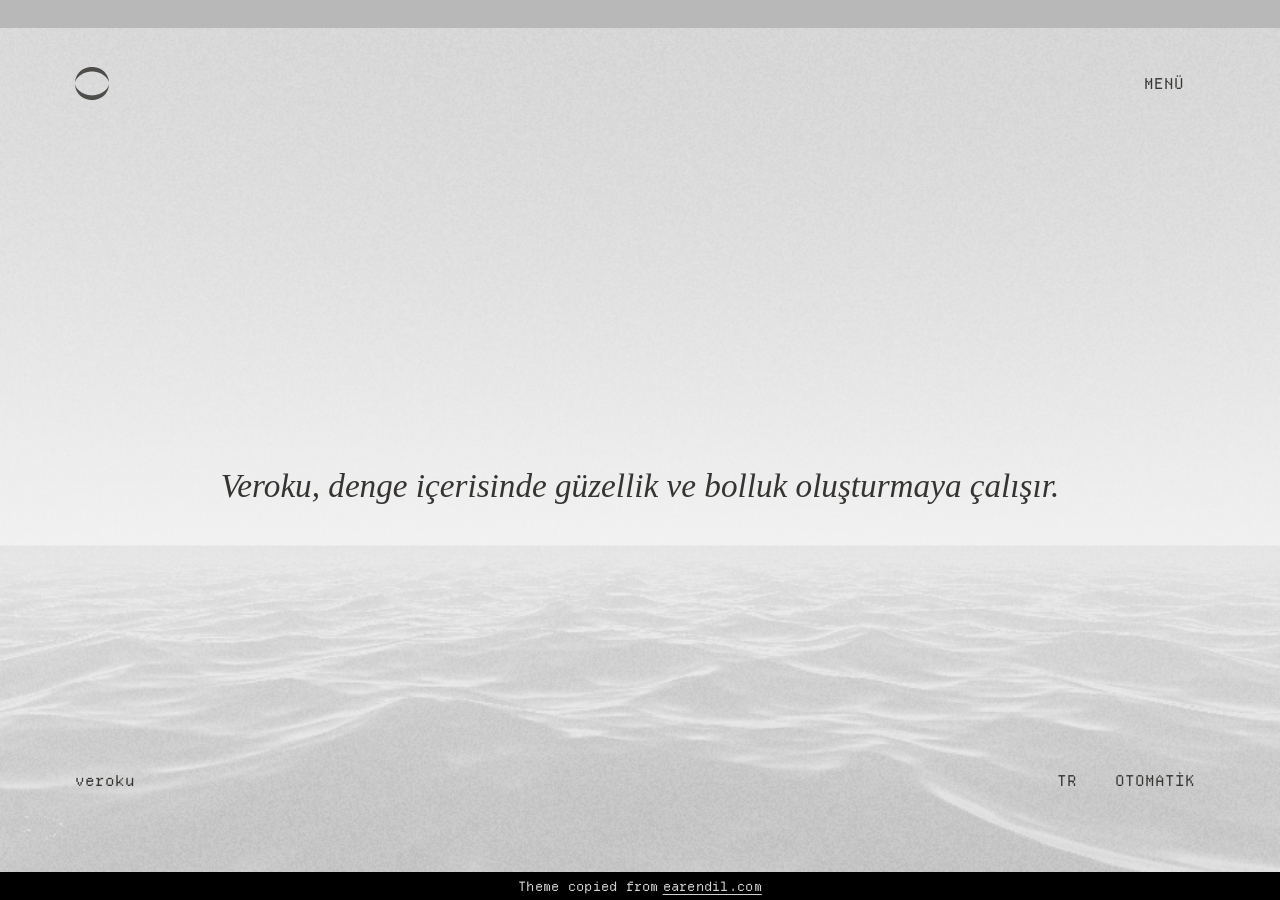
<file: index.html>
<!DOCTYPE html>
<html lang="tr" dir="ltr">
<head>
  <meta charset="UTF-8">
  <meta name="viewport" content="width=device-width, initial-scale=1.0">
  
    
      
    
  

  
  
  <title>Veroku</title>
  

  
  
  
  
  <meta name="description" content="Veroku, denge içerisinde güzellik ve bolluk oluşturmaya çalışır.">

  <!-- Open Graph -->
  <meta property="og:type" content="website">
  <meta property="og:site_name" content="Veroku">
  <meta property="og:title" content="Veroku">
  <meta property="og:description" content="Veroku, denge içerisinde güzellik ve bolluk oluşturmaya çalışır.">
  <meta property="og:url" content="https:&#x2f;&#x2f;veroku.net&#x2f;">
  

  <!-- Twitter Card -->
  <meta name="twitter:card" content="summary">
  <meta name="twitter:title" content="Veroku">
  <meta name="twitter:description" content="Veroku, denge içerisinde güzellik ve bolluk oluşturmaya çalışır.">
  <link rel="icon" type="image/x-icon" sizes="16x16 32x32" href="/static/favicon/favicon.ico">
  <link rel="icon" type="image/svg+xml" sizes="any" href="/static/favicon/square.svg">
  <link rel="icon" type="image/x-icon" sizes="16x16 32x32" media="(prefers-color-scheme: dark)" href="/static/favicon/favicon-dark.ico">
  <link rel="apple-touch-icon" sizes="180x180" href="/static/favicon/apple-touch-icon.png">
  <link rel="preload" href="/static/fonts/DepartureMono-Regular.woff2" as="font" type="font/woff2" crossorigin>
  <link rel="stylesheet" href="/static/fonts/departure-mono.css">
  <link rel="stylesheet" href="/static/styles.css">
  <link rel="preload" href="/static/paper.png" as="image">
  <link rel="preload" href="/static/paper-dark.png" as="image">
</head>
<body hx-boost="true" hx-ext="head-support" hx-select="div.page" hx-target="div.page" hx-swap="outerHTML swap:220ms" class="">
  <!-- Paint the white source logo with the shared light-theme text color. -->
  <svg class="svg-definitions" width="0" height="0" aria-hidden="true" focusable="false">
    <defs>
      <filter id="logo-day-color" color-interpolation-filters="sRGB">
        <feFlood flood-color="var(--color-text-day)" result="day-color"></feFlood>
        <feComposite in="day-color" in2="SourceAlpha" operator="in"></feComposite>
      </filter>
    </defs>
  </svg>

  <!-- Background layer -->
  <canvas id="canvas"></canvas>
  
  <!-- Shared frame for page content and the four pieces of site chrome. -->
  <div class="site-frame">
    <header class="site-header">
      <a href="/" class="center-logo" dir="ltr">
        <img class="main-logo" id="logo" src="/static/veroku-mark.svg" alt="Veroku">
      </a>

      <nav class="top-nav" dir="ltr" data-site-menu aria-label="Ana menü" data-i18n-aria="common.aria.primaryNav">
        <div class="menu-trigger">
          <button class="menu-trigger-toggle" type="button" aria-expanded="false" aria-controls="site-menu-links" aria-label="Menüyü aç" data-i18n-aria="common.aria.openMenu">
            <span class="menu-label" data-i18n="common.nav.menu">MENÜ</span>
          </button>
        </div>
        <div class="menu-links" id="site-menu-links" hidden>
          <div class="menu-link-group">
            <a class="nav-link" href="/purpose/" data-i18n="common.nav.purpose">Misyon</a>
            <a class="nav-link" href="/values/" data-i18n="common.nav.values">Değerler</a>
            <a class="nav-link" href="/projects/" data-i18n="common.nav.projects">Projeler</a>
            <a class="nav-link" href="/writing/" data-i18n="common.nav.writing">Yazılar</a>
            <a class="nav-link" href="/join/" data-i18n="common.nav.joinUs">Bize Katıl</a>
          </div>
        </div>
      </nav>
    </header>

    <!-- Page content layer -->
    <div class="page" hx-history-elt data-page-type="home">
      
  <section class="home-hero" aria-label="Veroku ana bölüm" data-i18n-aria="common.aria.hero">
    <p class="home-hero-text" data-i18n="common.home.tagline">Veroku, denge içerisinde güzellik ve bolluk oluşturmaya çalışır.</p>
  </section>

    </div>

    <footer class="site-footer-bar">
      <div id="site-footer" dir="ltr" data-i18n="common.site.footer">veroku</div>

      <div class="bottom-controls" dir="ltr">
        <div id="lang-picker" class="lang-picker">
          <button id="lang-toggle" type="button" aria-label="Dili değiştir" data-i18n-aria="common.aria.changeLanguage" aria-expanded="false" aria-haspopup="listbox">
            <span class="lang-current">TR</span>
          </button>
          <ul id="lang-menu" class="lang-menu" role="listbox" aria-label="Dil seç" data-i18n-aria="common.aria.selectLanguage" hidden></ul>
        </div>
        <button id="theme-toggle" type="button" aria-label="Toggle color theme"><span class="value"></span></button>
      </div>
    </footer>
  </div>

  <div class="theme-credit" dir="ltr">Theme copied from <a href="https://earendil.com" target="_blank" rel="noopener noreferrer">earendil.com</a></div>

  <script src="/static/htmx-bundle.min.js"></script>
  <script>
    htmx.config.scrollIntoViewOnBoost = false;

    function htmxFallbackToNative(evt) {
      var path = evt.detail?.pathInfo?.requestPath || evt.detail?.requestConfig?.path;
      if (path) {
        window.location.href = path;
      }
    }

    htmx.on('htmx:sendError', htmxFallbackToNative);
    htmx.on('htmx:swapError', htmxFallbackToNative);
    htmx.on('htmx:responseError', htmxFallbackToNative);

    var isContentPageSwap = false;

    // htmx swaps DOM but does not restore scroll on back/forward, so a blanket
    // scrollTo(0,0) on every swap would yank a reader from the middle of a long
    // post back to the top when they press Back. Remember each page's scroll
    // offset and restore it on history-driven swaps; forward navigation resets
    // to the top.
    var scrollMemory = {};
    var pendingHistoryPath = null;

    function pathKey(url) {
      try { return new URL(url, location.href).pathname; }
      catch (err) { return url; }
    }

    function captureScroll() {
      scrollMemory[pathKey(window.location.href)] = window.scrollY;
    }

    function responseHasContentPage(response) {
      if (typeof response !== 'string') return false;
      var responseDocument = new DOMParser().parseFromString(response, 'text/html');
      return !!responseDocument.querySelector('.content-page');
    }

    function configurePageSwap(response, swapDetail) {
      var currentPage = document.querySelector('.page');
      isContentPageSwap = !!(
        currentPage &&
        currentPage.querySelector('.content-page') &&
        responseHasContentPage(response)
      );

      // During content-to-content navigation, only the content surface fades.
      // The page itself stays opaque so its background veil never flashes out.
      document.body.classList.toggle('content-page-swap', isContentPageSwap);

      if (isContentPageSwap && swapDetail) {
        swapDetail.swapOverride = 'outerHTML swap:150ms';
      }

      if (currentPage) {
        currentPage.classList.add('is-leaving');
      }
    }

    htmx.on('htmx:beforeSwap', function(event) {
      captureScroll();
      pendingHistoryPath = null;
      document.body.classList.add('skip-intro');
      configurePageSwap(event.detail.serverResponse, event.detail);
    });

    // History restores bypass beforeSwap, so apply the same content-page check.
    htmx.on('htmx:historyCacheHit', function(event) {
      captureScroll();
      pendingHistoryPath = pathKey(event.detail.path);
      configurePageSwap(event.detail.item && event.detail.item.content);
    });

    htmx.on('htmx:historyCacheMissLoad', function(event) {
      captureScroll();
      pendingHistoryPath = pathKey(event.detail.path);
      configurePageSwap(event.detail.response);
    });

    htmx.on('htmx:afterSwap', function() {
      var historyPath = pendingHistoryPath;
      pendingHistoryPath = null;
      if (historyPath !== null) {
        window.scrollTo(0, scrollMemory[historyPath] || 0);
      } else {
        window.scrollTo(0, 0);
      }
    });

    htmx.on('htmx:afterSettle', function() {
      var nextPage = document.querySelector('.page');
      if (nextPage) {
        nextPage.classList.remove('is-leaving');
        if (isContentPageSwap) {
          nextPage.classList.remove('is-entering');
          nextPage.classList.add('is-content-entering');
          nextPage.addEventListener('animationend', function(event) {
            if (event.target.closest('.content-surface') && event.animationName === 'contentPageEnter') {
              nextPage.classList.remove('is-content-entering');
            }
          });
        } else {
          nextPage.classList.remove('is-content-entering');
          nextPage.classList.add('is-entering');
          nextPage.addEventListener('animationend', function(event) {
            if (event.target === nextPage && event.animationName === 'pageEnter') {
              nextPage.classList.remove('is-entering');
            }
          });
        }
      }
      document.body.classList.remove('content-page-swap');
      if (window.i18n) {
        window.i18n.updateDOM();
      }
    });
  </script>
  <script src="/static/purify.min.js"></script>
  <script src="/static/i18n.js"></script>
  <script src="/static/script.js"></script>
</body>
</html>
</file>
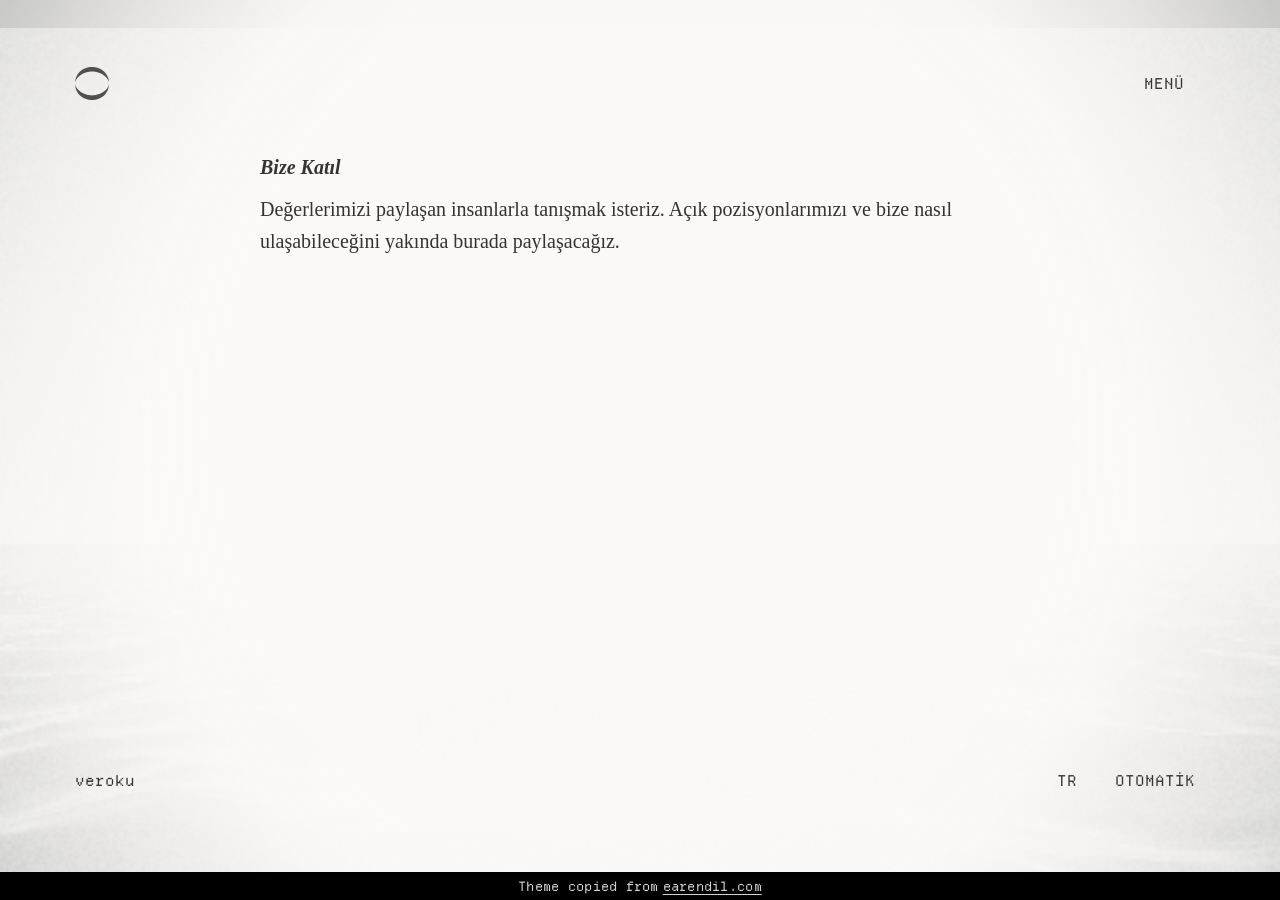
<file: join/index.html>
<!DOCTYPE html>
<html lang="tr" dir="ltr">
<head>
  <meta charset="UTF-8">
  <meta name="viewport" content="width=device-width, initial-scale=1.0">
  
    
      
    
  

  
  
  <title data-i18n-doc-title="common.meta.titleFormat" data-i18n-title-key="content.page.join.title" data-i18n-default-title="Bize Katıl">Bize Katıl | Veroku</title>
  

  
  
  
  
  <meta name="description" content="Veroku, denge içerisinde güzellik ve bolluk oluşturmaya çalışır.">

  <!-- Open Graph -->
  <meta property="og:type" content="website">
  <meta property="og:site_name" content="Veroku">
  <meta property="og:title" content="Bize Katıl | Veroku">
  <meta property="og:description" content="Veroku, denge içerisinde güzellik ve bolluk oluşturmaya çalışır.">
  <meta property="og:url" content="https:&#x2f;&#x2f;veroku.net&#x2f;join&#x2f;">
  

  <!-- Twitter Card -->
  <meta name="twitter:card" content="summary">
  <meta name="twitter:title" content="Bize Katıl | Veroku">
  <meta name="twitter:description" content="Veroku, denge içerisinde güzellik ve bolluk oluşturmaya çalışır.">
  <link rel="icon" type="image/x-icon" sizes="16x16 32x32" href="/static/favicon/favicon.ico">
  <link rel="icon" type="image/svg+xml" sizes="any" href="/static/favicon/square.svg">
  <link rel="icon" type="image/x-icon" sizes="16x16 32x32" media="(prefers-color-scheme: dark)" href="/static/favicon/favicon-dark.ico">
  <link rel="apple-touch-icon" sizes="180x180" href="/static/favicon/apple-touch-icon.png">
  <link rel="preload" href="/static/fonts/DepartureMono-Regular.woff2" as="font" type="font/woff2" crossorigin>
  <link rel="stylesheet" href="/static/fonts/departure-mono.css">
  <link rel="stylesheet" href="/static/styles.css">
  <link rel="preload" href="/static/paper.png" as="image">
  <link rel="preload" href="/static/paper-dark.png" as="image">
</head>
<body hx-boost="true" hx-ext="head-support" hx-select="div.page" hx-target="div.page" hx-swap="outerHTML swap:220ms" class="skip-intro">
  <!-- Paint the white source logo with the shared light-theme text color. -->
  <svg class="svg-definitions" width="0" height="0" aria-hidden="true" focusable="false">
    <defs>
      <filter id="logo-day-color" color-interpolation-filters="sRGB">
        <feFlood flood-color="var(--color-text-day)" result="day-color"></feFlood>
        <feComposite in="day-color" in2="SourceAlpha" operator="in"></feComposite>
      </filter>
    </defs>
  </svg>

  <!-- Background layer -->
  <canvas id="canvas"></canvas>
  
  <!-- Shared frame for page content and the four pieces of site chrome. -->
  <div class="site-frame">
    <header class="site-header">
      <a href="/" class="center-logo" dir="ltr">
        <img class="main-logo" id="logo" src="/static/veroku-mark.svg" alt="Veroku">
      </a>

      <nav class="top-nav" dir="ltr" data-site-menu aria-label="Ana menü" data-i18n-aria="common.aria.primaryNav">
        <div class="menu-trigger">
          <button class="menu-trigger-toggle" type="button" aria-expanded="false" aria-controls="site-menu-links" aria-label="Menüyü aç" data-i18n-aria="common.aria.openMenu">
            <span class="menu-label" data-i18n="common.nav.menu">MENÜ</span>
          </button>
        </div>
        <div class="menu-links" id="site-menu-links" hidden>
          <div class="menu-link-group">
            <a class="nav-link" href="/purpose/" data-i18n="common.nav.purpose">Misyon</a>
            <a class="nav-link" href="/values/" data-i18n="common.nav.values">Değerler</a>
            <a class="nav-link" href="/projects/" data-i18n="common.nav.projects">Projeler</a>
            <a class="nav-link" href="/writing/" data-i18n="common.nav.writing">Yazılar</a>
            <a class="nav-link" href="/join/" data-i18n="common.nav.joinUs">Bize Katıl</a>
          </div>
        </div>
      </nav>
    </header>

    <!-- Page content layer -->
    <div class="page" hx-history-elt data-page-type="corner-logo">
      
  <main class="content-page page--prose page--join">
    <article class="content-surface" aria-label="Veroku&#x27;ya katıl" data-i18n-aria="common.aria.join">
      <h1 class="visually-hidden" data-i18n="content.page.join.title">Bize Katıl</h1>
      <div class="letter-body">
        <p class="section-heading"><em><strong data-i18n="content.join.heading">Bize Katıl</strong></em></p>

<p data-i18n="content.join.intro">Değerlerimizi paylaşan insanlarla tanışmak isteriz. Açık pozisyonlarımızı ve bize nasıl ulaşabileceğini yakında burada paylaşacağız.</p>
      </div>
    </article>
  </main>

    </div>

    <footer class="site-footer-bar">
      <div id="site-footer" dir="ltr" data-i18n="common.site.footer">veroku</div>

      <div class="bottom-controls" dir="ltr">
        <div id="lang-picker" class="lang-picker">
          <button id="lang-toggle" type="button" aria-label="Dili değiştir" data-i18n-aria="common.aria.changeLanguage" aria-expanded="false" aria-haspopup="listbox">
            <span class="lang-current">TR</span>
          </button>
          <ul id="lang-menu" class="lang-menu" role="listbox" aria-label="Dil seç" data-i18n-aria="common.aria.selectLanguage" hidden></ul>
        </div>
        <button id="theme-toggle" type="button" aria-label="Toggle color theme"><span class="value"></span></button>
      </div>
    </footer>
  </div>

  <div class="theme-credit" dir="ltr">Theme copied from <a href="https://earendil.com" target="_blank" rel="noopener noreferrer">earendil.com</a></div>

  <script src="/static/htmx-bundle.min.js"></script>
  <script>
    htmx.config.scrollIntoViewOnBoost = false;

    function htmxFallbackToNative(evt) {
      var path = evt.detail?.pathInfo?.requestPath || evt.detail?.requestConfig?.path;
      if (path) {
        window.location.href = path;
      }
    }

    htmx.on('htmx:sendError', htmxFallbackToNative);
    htmx.on('htmx:swapError', htmxFallbackToNative);
    htmx.on('htmx:responseError', htmxFallbackToNative);

    var isContentPageSwap = false;

    // htmx swaps DOM but does not restore scroll on back/forward, so a blanket
    // scrollTo(0,0) on every swap would yank a reader from the middle of a long
    // post back to the top when they press Back. Remember each page's scroll
    // offset and restore it on history-driven swaps; forward navigation resets
    // to the top.
    var scrollMemory = {};
    var pendingHistoryPath = null;

    function pathKey(url) {
      try { return new URL(url, location.href).pathname; }
      catch (err) { return url; }
    }

    function captureScroll() {
      scrollMemory[pathKey(window.location.href)] = window.scrollY;
    }

    function responseHasContentPage(response) {
      if (typeof response !== 'string') return false;
      var responseDocument = new DOMParser().parseFromString(response, 'text/html');
      return !!responseDocument.querySelector('.content-page');
    }

    function configurePageSwap(response, swapDetail) {
      var currentPage = document.querySelector('.page');
      isContentPageSwap = !!(
        currentPage &&
        currentPage.querySelector('.content-page') &&
        responseHasContentPage(response)
      );

      // During content-to-content navigation, only the content surface fades.
      // The page itself stays opaque so its background veil never flashes out.
      document.body.classList.toggle('content-page-swap', isContentPageSwap);

      if (isContentPageSwap && swapDetail) {
        swapDetail.swapOverride = 'outerHTML swap:150ms';
      }

      if (currentPage) {
        currentPage.classList.add('is-leaving');
      }
    }

    htmx.on('htmx:beforeSwap', function(event) {
      captureScroll();
      pendingHistoryPath = null;
      document.body.classList.add('skip-intro');
      configurePageSwap(event.detail.serverResponse, event.detail);
    });

    // History restores bypass beforeSwap, so apply the same content-page check.
    htmx.on('htmx:historyCacheHit', function(event) {
      captureScroll();
      pendingHistoryPath = pathKey(event.detail.path);
      configurePageSwap(event.detail.item && event.detail.item.content);
    });

    htmx.on('htmx:historyCacheMissLoad', function(event) {
      captureScroll();
      pendingHistoryPath = pathKey(event.detail.path);
      configurePageSwap(event.detail.response);
    });

    htmx.on('htmx:afterSwap', function() {
      var historyPath = pendingHistoryPath;
      pendingHistoryPath = null;
      if (historyPath !== null) {
        window.scrollTo(0, scrollMemory[historyPath] || 0);
      } else {
        window.scrollTo(0, 0);
      }
    });

    htmx.on('htmx:afterSettle', function() {
      var nextPage = document.querySelector('.page');
      if (nextPage) {
        nextPage.classList.remove('is-leaving');
        if (isContentPageSwap) {
          nextPage.classList.remove('is-entering');
          nextPage.classList.add('is-content-entering');
          nextPage.addEventListener('animationend', function(event) {
            if (event.target.closest('.content-surface') && event.animationName === 'contentPageEnter') {
              nextPage.classList.remove('is-content-entering');
            }
          });
        } else {
          nextPage.classList.remove('is-content-entering');
          nextPage.classList.add('is-entering');
          nextPage.addEventListener('animationend', function(event) {
            if (event.target === nextPage && event.animationName === 'pageEnter') {
              nextPage.classList.remove('is-entering');
            }
          });
        }
      }
      document.body.classList.remove('content-page-swap');
      if (window.i18n) {
        window.i18n.updateDOM();
      }
    });
  </script>
  <script src="/static/purify.min.js"></script>
  <script src="/static/i18n.js"></script>
  <script src="/static/script.js"></script>
</body>
</html>
</file>
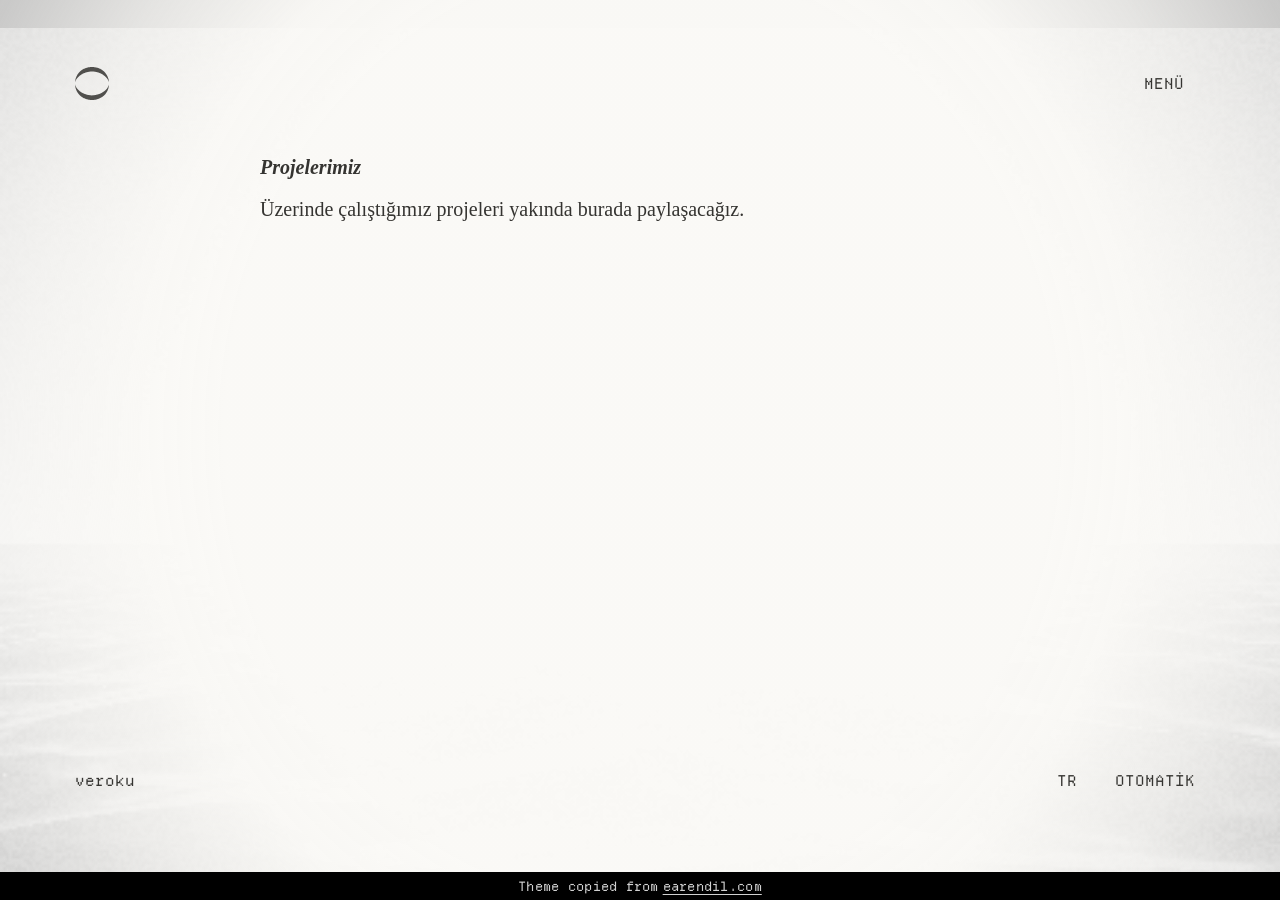
<file: projects/index.html>
<!DOCTYPE html>
<html lang="tr" dir="ltr">
<head>
  <meta charset="UTF-8">
  <meta name="viewport" content="width=device-width, initial-scale=1.0">
  
    
      
    
  

  
  
  <title data-i18n-doc-title="common.meta.titleFormat" data-i18n-title-key="content.page.projects.title" data-i18n-default-title="Projeler">Projeler | Veroku</title>
  

  
  
  
  
  <meta name="description" content="Veroku, denge içerisinde güzellik ve bolluk oluşturmaya çalışır.">

  <!-- Open Graph -->
  <meta property="og:type" content="website">
  <meta property="og:site_name" content="Veroku">
  <meta property="og:title" content="Projeler | Veroku">
  <meta property="og:description" content="Veroku, denge içerisinde güzellik ve bolluk oluşturmaya çalışır.">
  <meta property="og:url" content="https:&#x2f;&#x2f;veroku.net&#x2f;projects&#x2f;">
  

  <!-- Twitter Card -->
  <meta name="twitter:card" content="summary">
  <meta name="twitter:title" content="Projeler | Veroku">
  <meta name="twitter:description" content="Veroku, denge içerisinde güzellik ve bolluk oluşturmaya çalışır.">
  <link rel="icon" type="image/x-icon" sizes="16x16 32x32" href="/static/favicon/favicon.ico">
  <link rel="icon" type="image/svg+xml" sizes="any" href="/static/favicon/square.svg">
  <link rel="icon" type="image/x-icon" sizes="16x16 32x32" media="(prefers-color-scheme: dark)" href="/static/favicon/favicon-dark.ico">
  <link rel="apple-touch-icon" sizes="180x180" href="/static/favicon/apple-touch-icon.png">
  <link rel="preload" href="/static/fonts/DepartureMono-Regular.woff2" as="font" type="font/woff2" crossorigin>
  <link rel="stylesheet" href="/static/fonts/departure-mono.css">
  <link rel="stylesheet" href="/static/styles.css">
  <link rel="preload" href="/static/paper.png" as="image">
  <link rel="preload" href="/static/paper-dark.png" as="image">
</head>
<body hx-boost="true" hx-ext="head-support" hx-select="div.page" hx-target="div.page" hx-swap="outerHTML swap:220ms" class="skip-intro">
  <!-- Paint the white source logo with the shared light-theme text color. -->
  <svg class="svg-definitions" width="0" height="0" aria-hidden="true" focusable="false">
    <defs>
      <filter id="logo-day-color" color-interpolation-filters="sRGB">
        <feFlood flood-color="var(--color-text-day)" result="day-color"></feFlood>
        <feComposite in="day-color" in2="SourceAlpha" operator="in"></feComposite>
      </filter>
    </defs>
  </svg>

  <!-- Background layer -->
  <canvas id="canvas"></canvas>
  
  <!-- Shared frame for page content and the four pieces of site chrome. -->
  <div class="site-frame">
    <header class="site-header">
      <a href="/" class="center-logo" dir="ltr">
        <img class="main-logo" id="logo" src="/static/veroku-mark.svg" alt="Veroku">
      </a>

      <nav class="top-nav" dir="ltr" data-site-menu aria-label="Ana menü" data-i18n-aria="common.aria.primaryNav">
        <div class="menu-trigger">
          <button class="menu-trigger-toggle" type="button" aria-expanded="false" aria-controls="site-menu-links" aria-label="Menüyü aç" data-i18n-aria="common.aria.openMenu">
            <span class="menu-label" data-i18n="common.nav.menu">MENÜ</span>
          </button>
        </div>
        <div class="menu-links" id="site-menu-links" hidden>
          <div class="menu-link-group">
            <a class="nav-link" href="/purpose/" data-i18n="common.nav.purpose">Misyon</a>
            <a class="nav-link" href="/values/" data-i18n="common.nav.values">Değerler</a>
            <a class="nav-link" href="/projects/" data-i18n="common.nav.projects">Projeler</a>
            <a class="nav-link" href="/writing/" data-i18n="common.nav.writing">Yazılar</a>
            <a class="nav-link" href="/join/" data-i18n="common.nav.joinUs">Bize Katıl</a>
          </div>
        </div>
      </nav>
    </header>

    <!-- Page content layer -->
    <div class="page" hx-history-elt data-page-type="corner-logo">
      
  <main class="content-page page--prose page--projects">
    <article class="content-surface" aria-label="Veroku projeleri" data-i18n-aria="common.aria.projects">
      <h1 class="visually-hidden" data-i18n="content.page.projects.title">Projeler</h1>
      <div class="letter-body">
        <p class="section-heading"><em><strong data-i18n="content.projects.heading">Projelerimiz</strong></em></p>

<p data-i18n="content.projects.soon">Üzerinde çalıştığımız projeleri yakında burada paylaşacağız.</p>
      </div>
    </article>
  </main>

    </div>

    <footer class="site-footer-bar">
      <div id="site-footer" dir="ltr" data-i18n="common.site.footer">veroku</div>

      <div class="bottom-controls" dir="ltr">
        <div id="lang-picker" class="lang-picker">
          <button id="lang-toggle" type="button" aria-label="Dili değiştir" data-i18n-aria="common.aria.changeLanguage" aria-expanded="false" aria-haspopup="listbox">
            <span class="lang-current">TR</span>
          </button>
          <ul id="lang-menu" class="lang-menu" role="listbox" aria-label="Dil seç" data-i18n-aria="common.aria.selectLanguage" hidden></ul>
        </div>
        <button id="theme-toggle" type="button" aria-label="Toggle color theme"><span class="value"></span></button>
      </div>
    </footer>
  </div>

  <div class="theme-credit" dir="ltr">Theme copied from <a href="https://earendil.com" target="_blank" rel="noopener noreferrer">earendil.com</a></div>

  <script src="/static/htmx-bundle.min.js"></script>
  <script>
    htmx.config.scrollIntoViewOnBoost = false;

    function htmxFallbackToNative(evt) {
      var path = evt.detail?.pathInfo?.requestPath || evt.detail?.requestConfig?.path;
      if (path) {
        window.location.href = path;
      }
    }

    htmx.on('htmx:sendError', htmxFallbackToNative);
    htmx.on('htmx:swapError', htmxFallbackToNative);
    htmx.on('htmx:responseError', htmxFallbackToNative);

    var isContentPageSwap = false;

    // htmx swaps DOM but does not restore scroll on back/forward, so a blanket
    // scrollTo(0,0) on every swap would yank a reader from the middle of a long
    // post back to the top when they press Back. Remember each page's scroll
    // offset and restore it on history-driven swaps; forward navigation resets
    // to the top.
    var scrollMemory = {};
    var pendingHistoryPath = null;

    function pathKey(url) {
      try { return new URL(url, location.href).pathname; }
      catch (err) { return url; }
    }

    function captureScroll() {
      scrollMemory[pathKey(window.location.href)] = window.scrollY;
    }

    function responseHasContentPage(response) {
      if (typeof response !== 'string') return false;
      var responseDocument = new DOMParser().parseFromString(response, 'text/html');
      return !!responseDocument.querySelector('.content-page');
    }

    function configurePageSwap(response, swapDetail) {
      var currentPage = document.querySelector('.page');
      isContentPageSwap = !!(
        currentPage &&
        currentPage.querySelector('.content-page') &&
        responseHasContentPage(response)
      );

      // During content-to-content navigation, only the content surface fades.
      // The page itself stays opaque so its background veil never flashes out.
      document.body.classList.toggle('content-page-swap', isContentPageSwap);

      if (isContentPageSwap && swapDetail) {
        swapDetail.swapOverride = 'outerHTML swap:150ms';
      }

      if (currentPage) {
        currentPage.classList.add('is-leaving');
      }
    }

    htmx.on('htmx:beforeSwap', function(event) {
      captureScroll();
      pendingHistoryPath = null;
      document.body.classList.add('skip-intro');
      configurePageSwap(event.detail.serverResponse, event.detail);
    });

    // History restores bypass beforeSwap, so apply the same content-page check.
    htmx.on('htmx:historyCacheHit', function(event) {
      captureScroll();
      pendingHistoryPath = pathKey(event.detail.path);
      configurePageSwap(event.detail.item && event.detail.item.content);
    });

    htmx.on('htmx:historyCacheMissLoad', function(event) {
      captureScroll();
      pendingHistoryPath = pathKey(event.detail.path);
      configurePageSwap(event.detail.response);
    });

    htmx.on('htmx:afterSwap', function() {
      var historyPath = pendingHistoryPath;
      pendingHistoryPath = null;
      if (historyPath !== null) {
        window.scrollTo(0, scrollMemory[historyPath] || 0);
      } else {
        window.scrollTo(0, 0);
      }
    });

    htmx.on('htmx:afterSettle', function() {
      var nextPage = document.querySelector('.page');
      if (nextPage) {
        nextPage.classList.remove('is-leaving');
        if (isContentPageSwap) {
          nextPage.classList.remove('is-entering');
          nextPage.classList.add('is-content-entering');
          nextPage.addEventListener('animationend', function(event) {
            if (event.target.closest('.content-surface') && event.animationName === 'contentPageEnter') {
              nextPage.classList.remove('is-content-entering');
            }
          });
        } else {
          nextPage.classList.remove('is-content-entering');
          nextPage.classList.add('is-entering');
          nextPage.addEventListener('animationend', function(event) {
            if (event.target === nextPage && event.animationName === 'pageEnter') {
              nextPage.classList.remove('is-entering');
            }
          });
        }
      }
      document.body.classList.remove('content-page-swap');
      if (window.i18n) {
        window.i18n.updateDOM();
      }
    });
  </script>
  <script src="/static/purify.min.js"></script>
  <script src="/static/i18n.js"></script>
  <script src="/static/script.js"></script>
</body>
</html>
</file>
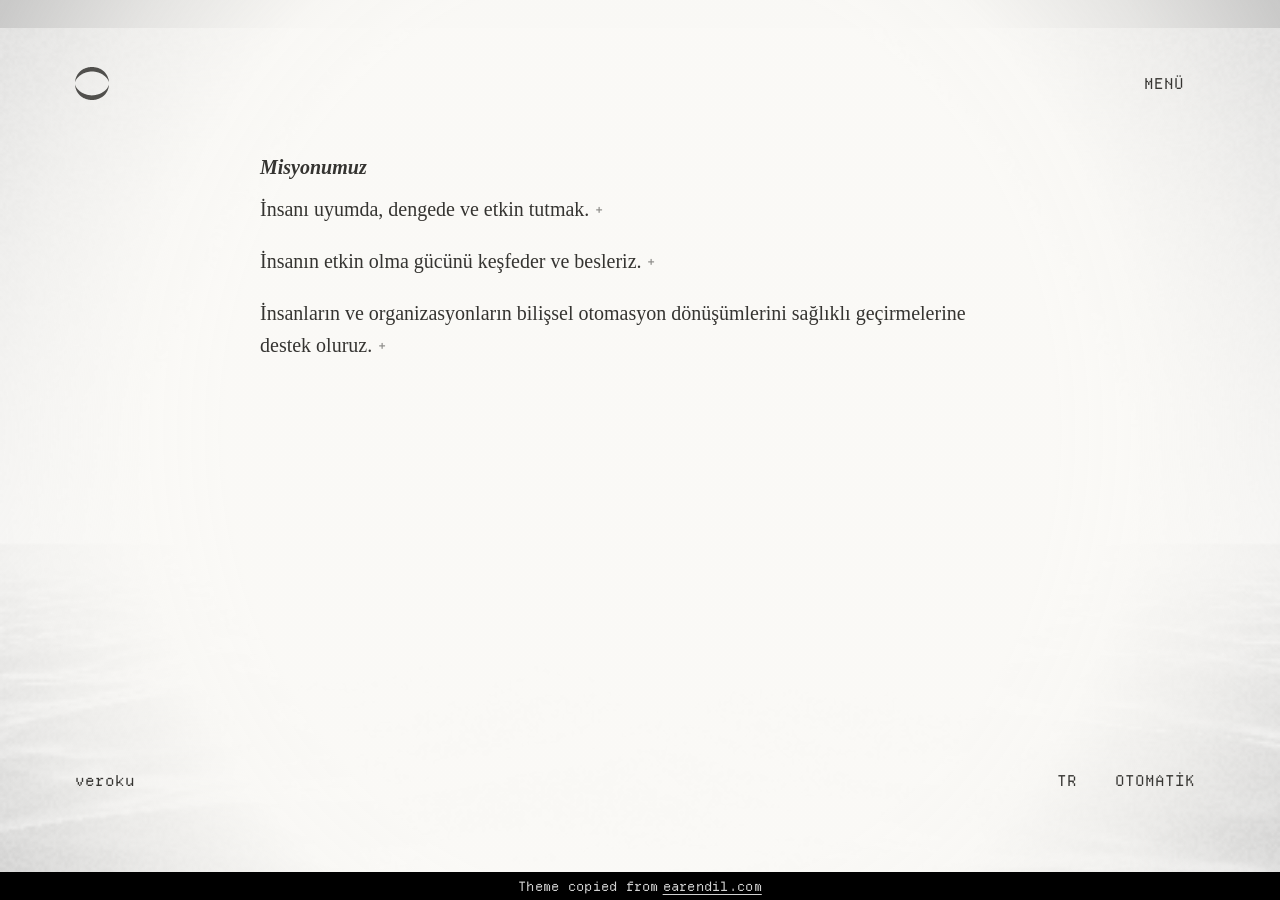
<file: purpose/index.html>
<!DOCTYPE html>
<html lang="tr" dir="ltr">
<head>
  <meta charset="UTF-8">
  <meta name="viewport" content="width=device-width, initial-scale=1.0">
  
    
      
    
  

  
  
  <title data-i18n-doc-title="common.meta.titleFormat" data-i18n-title-key="content.page.purpose.title" data-i18n-default-title="Misyon">Misyon | Veroku</title>
  

  
  
  
  
  <meta name="description" content="Veroku, denge içerisinde güzellik ve bolluk oluşturmaya çalışır.">

  <!-- Open Graph -->
  <meta property="og:type" content="website">
  <meta property="og:site_name" content="Veroku">
  <meta property="og:title" content="Misyon | Veroku">
  <meta property="og:description" content="Veroku, denge içerisinde güzellik ve bolluk oluşturmaya çalışır.">
  <meta property="og:url" content="https:&#x2f;&#x2f;veroku.net&#x2f;purpose&#x2f;">
  

  <!-- Twitter Card -->
  <meta name="twitter:card" content="summary">
  <meta name="twitter:title" content="Misyon | Veroku">
  <meta name="twitter:description" content="Veroku, denge içerisinde güzellik ve bolluk oluşturmaya çalışır.">
  <link rel="icon" type="image/x-icon" sizes="16x16 32x32" href="/static/favicon/favicon.ico">
  <link rel="icon" type="image/svg+xml" sizes="any" href="/static/favicon/square.svg">
  <link rel="icon" type="image/x-icon" sizes="16x16 32x32" media="(prefers-color-scheme: dark)" href="/static/favicon/favicon-dark.ico">
  <link rel="apple-touch-icon" sizes="180x180" href="/static/favicon/apple-touch-icon.png">
  <link rel="preload" href="/static/fonts/DepartureMono-Regular.woff2" as="font" type="font/woff2" crossorigin>
  <link rel="stylesheet" href="/static/fonts/departure-mono.css">
  <link rel="stylesheet" href="/static/styles.css">
  <link rel="preload" href="/static/paper.png" as="image">
  <link rel="preload" href="/static/paper-dark.png" as="image">
</head>
<body hx-boost="true" hx-ext="head-support" hx-select="div.page" hx-target="div.page" hx-swap="outerHTML swap:220ms" class="skip-intro">
  <!-- Paint the white source logo with the shared light-theme text color. -->
  <svg class="svg-definitions" width="0" height="0" aria-hidden="true" focusable="false">
    <defs>
      <filter id="logo-day-color" color-interpolation-filters="sRGB">
        <feFlood flood-color="var(--color-text-day)" result="day-color"></feFlood>
        <feComposite in="day-color" in2="SourceAlpha" operator="in"></feComposite>
      </filter>
    </defs>
  </svg>

  <!-- Background layer -->
  <canvas id="canvas"></canvas>
  
  <!-- Shared frame for page content and the four pieces of site chrome. -->
  <div class="site-frame">
    <header class="site-header">
      <a href="/" class="center-logo" dir="ltr">
        <img class="main-logo" id="logo" src="/static/veroku-mark.svg" alt="Veroku">
      </a>

      <nav class="top-nav" dir="ltr" data-site-menu aria-label="Ana menü" data-i18n-aria="common.aria.primaryNav">
        <div class="menu-trigger">
          <button class="menu-trigger-toggle" type="button" aria-expanded="false" aria-controls="site-menu-links" aria-label="Menüyü aç" data-i18n-aria="common.aria.openMenu">
            <span class="menu-label" data-i18n="common.nav.menu">MENÜ</span>
          </button>
        </div>
        <div class="menu-links" id="site-menu-links" hidden>
          <div class="menu-link-group">
            <a class="nav-link" href="/purpose/" data-i18n="common.nav.purpose">Misyon</a>
            <a class="nav-link" href="/values/" data-i18n="common.nav.values">Değerler</a>
            <a class="nav-link" href="/projects/" data-i18n="common.nav.projects">Projeler</a>
            <a class="nav-link" href="/writing/" data-i18n="common.nav.writing">Yazılar</a>
            <a class="nav-link" href="/join/" data-i18n="common.nav.joinUs">Bize Katıl</a>
          </div>
        </div>
      </nav>
    </header>

    <!-- Page content layer -->
    <div class="page" hx-history-elt data-page-type="corner-logo">
      
  <main class="content-page page--prose page--purpose">
    <article class="content-surface" aria-label="Veroku misyonu" data-i18n-aria="common.aria.purpose">
      <h1 class="visually-hidden" data-i18n="content.page.purpose.title">Misyon</h1>
      <div class="letter-body">
        <p class="section-heading"><em><strong data-i18n="content.mission.heading">Misyonumuz</strong></em></p>

<details class="item-more"><summary data-i18n="content.mission.statement">İnsanı uyumda, dengede ve etkin tutmak.</summary><p data-i18n="content.mission.statement.desc">Teknoloji hızla değişirken insanın merkezde kalmasını istiyoruz. Uyum insanın çevresiyle, denge işiyle ve diğer ilişkileriyle, etkinlik ise kendi kararlarını verebilme gücüyle ilgili.</p></details>

<details class="item-more"><summary data-i18n="content.mission.agency">İnsanın etkin olma gücünü keşfeder ve besleriz.</summary><p data-i18n="content.mission.agency.desc">Yeniliklerle ortaya çıkan iş düzenini, yön verme gücünü insanda tutacak şekilde oluştururuz. Önce bu alanı keşfeder, sonra doğru araçlar ve alışkanlıklarla büyümesine alan açarız.</p></details>

<details class="item-more"><summary data-i18n="content.mission.support">İnsanların ve organizasyonların bilişsel otomasyon dönüşümlerini sağlıklı geçirmelerine destek oluruz.</summary><p data-i18n="content.mission.support.desc">Bilişsel otomasyon işin yapılış biçimini kökten değiştiriyor. Bu dönüşümü bir teknoloji projesi olarak değil, insanların ve ekiplerin birlikte geçirdiği bir süreç olarak ele alır, kaygıyı azaltan ve öğrenmeyi hızlandıran adımlarla yanlarında oluruz.</p></details>
      </div>
    </article>
  </main>

    </div>

    <footer class="site-footer-bar">
      <div id="site-footer" dir="ltr" data-i18n="common.site.footer">veroku</div>

      <div class="bottom-controls" dir="ltr">
        <div id="lang-picker" class="lang-picker">
          <button id="lang-toggle" type="button" aria-label="Dili değiştir" data-i18n-aria="common.aria.changeLanguage" aria-expanded="false" aria-haspopup="listbox">
            <span class="lang-current">TR</span>
          </button>
          <ul id="lang-menu" class="lang-menu" role="listbox" aria-label="Dil seç" data-i18n-aria="common.aria.selectLanguage" hidden></ul>
        </div>
        <button id="theme-toggle" type="button" aria-label="Toggle color theme"><span class="value"></span></button>
      </div>
    </footer>
  </div>

  <div class="theme-credit" dir="ltr">Theme copied from <a href="https://earendil.com" target="_blank" rel="noopener noreferrer">earendil.com</a></div>

  <script src="/static/htmx-bundle.min.js"></script>
  <script>
    htmx.config.scrollIntoViewOnBoost = false;

    function htmxFallbackToNative(evt) {
      var path = evt.detail?.pathInfo?.requestPath || evt.detail?.requestConfig?.path;
      if (path) {
        window.location.href = path;
      }
    }

    htmx.on('htmx:sendError', htmxFallbackToNative);
    htmx.on('htmx:swapError', htmxFallbackToNative);
    htmx.on('htmx:responseError', htmxFallbackToNative);

    var isContentPageSwap = false;

    // htmx swaps DOM but does not restore scroll on back/forward, so a blanket
    // scrollTo(0,0) on every swap would yank a reader from the middle of a long
    // post back to the top when they press Back. Remember each page's scroll
    // offset and restore it on history-driven swaps; forward navigation resets
    // to the top.
    var scrollMemory = {};
    var pendingHistoryPath = null;

    function pathKey(url) {
      try { return new URL(url, location.href).pathname; }
      catch (err) { return url; }
    }

    function captureScroll() {
      scrollMemory[pathKey(window.location.href)] = window.scrollY;
    }

    function responseHasContentPage(response) {
      if (typeof response !== 'string') return false;
      var responseDocument = new DOMParser().parseFromString(response, 'text/html');
      return !!responseDocument.querySelector('.content-page');
    }

    function configurePageSwap(response, swapDetail) {
      var currentPage = document.querySelector('.page');
      isContentPageSwap = !!(
        currentPage &&
        currentPage.querySelector('.content-page') &&
        responseHasContentPage(response)
      );

      // During content-to-content navigation, only the content surface fades.
      // The page itself stays opaque so its background veil never flashes out.
      document.body.classList.toggle('content-page-swap', isContentPageSwap);

      if (isContentPageSwap && swapDetail) {
        swapDetail.swapOverride = 'outerHTML swap:150ms';
      }

      if (currentPage) {
        currentPage.classList.add('is-leaving');
      }
    }

    htmx.on('htmx:beforeSwap', function(event) {
      captureScroll();
      pendingHistoryPath = null;
      document.body.classList.add('skip-intro');
      configurePageSwap(event.detail.serverResponse, event.detail);
    });

    // History restores bypass beforeSwap, so apply the same content-page check.
    htmx.on('htmx:historyCacheHit', function(event) {
      captureScroll();
      pendingHistoryPath = pathKey(event.detail.path);
      configurePageSwap(event.detail.item && event.detail.item.content);
    });

    htmx.on('htmx:historyCacheMissLoad', function(event) {
      captureScroll();
      pendingHistoryPath = pathKey(event.detail.path);
      configurePageSwap(event.detail.response);
    });

    htmx.on('htmx:afterSwap', function() {
      var historyPath = pendingHistoryPath;
      pendingHistoryPath = null;
      if (historyPath !== null) {
        window.scrollTo(0, scrollMemory[historyPath] || 0);
      } else {
        window.scrollTo(0, 0);
      }
    });

    htmx.on('htmx:afterSettle', function() {
      var nextPage = document.querySelector('.page');
      if (nextPage) {
        nextPage.classList.remove('is-leaving');
        if (isContentPageSwap) {
          nextPage.classList.remove('is-entering');
          nextPage.classList.add('is-content-entering');
          nextPage.addEventListener('animationend', function(event) {
            if (event.target.closest('.content-surface') && event.animationName === 'contentPageEnter') {
              nextPage.classList.remove('is-content-entering');
            }
          });
        } else {
          nextPage.classList.remove('is-content-entering');
          nextPage.classList.add('is-entering');
          nextPage.addEventListener('animationend', function(event) {
            if (event.target === nextPage && event.animationName === 'pageEnter') {
              nextPage.classList.remove('is-entering');
            }
          });
        }
      }
      document.body.classList.remove('content-page-swap');
      if (window.i18n) {
        window.i18n.updateDOM();
      }
    });
  </script>
  <script src="/static/purify.min.js"></script>
  <script src="/static/i18n.js"></script>
  <script src="/static/script.js"></script>
</body>
</html>
</file>
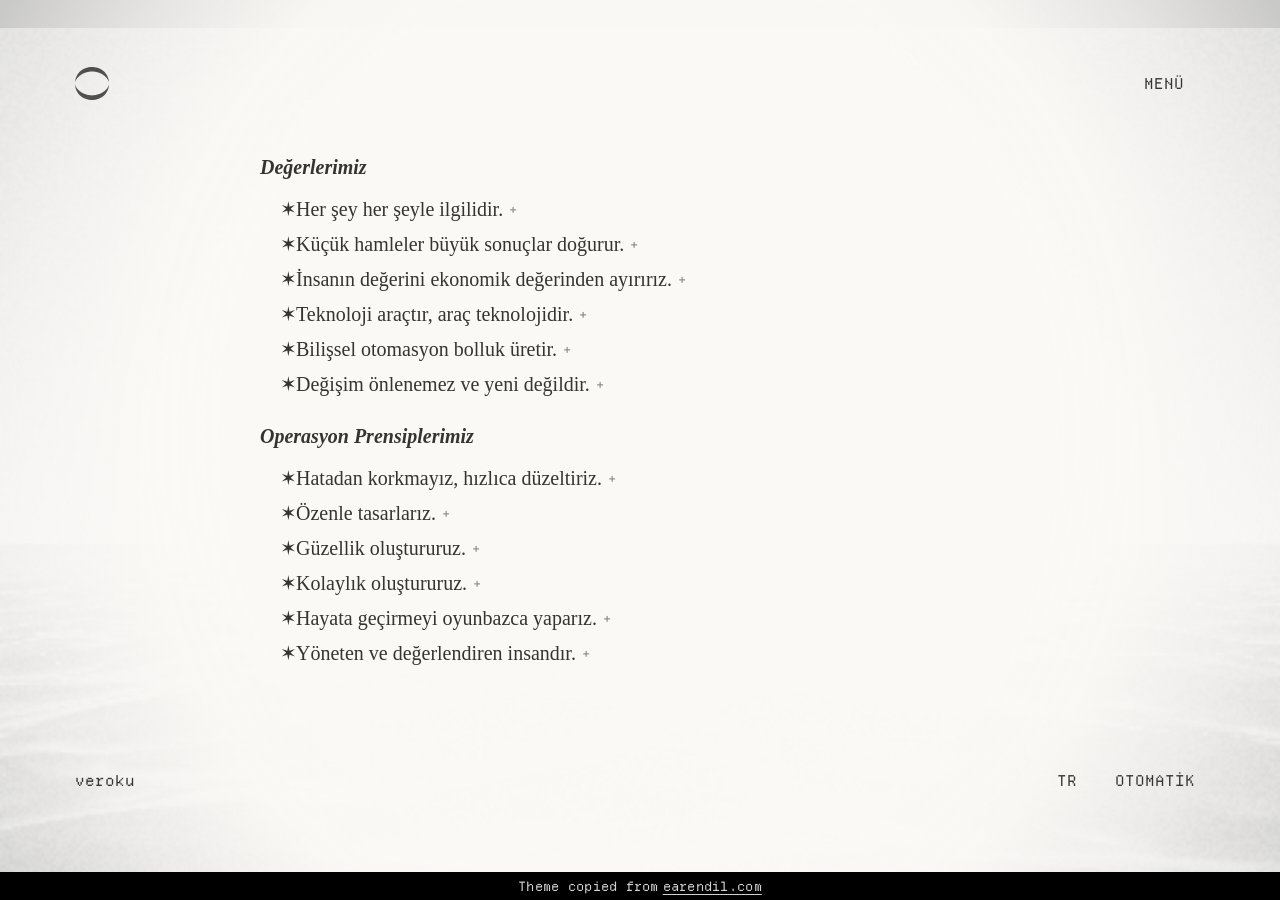
<file: values/index.html>
<!DOCTYPE html>
<html lang="tr" dir="ltr">
<head>
  <meta charset="UTF-8">
  <meta name="viewport" content="width=device-width, initial-scale=1.0">
  
    
      
    
  

  
  
  <title data-i18n-doc-title="common.meta.titleFormat" data-i18n-title-key="content.page.values.title" data-i18n-default-title="Değerler">Değerler | Veroku</title>
  

  
  
  
  
  <meta name="description" content="Veroku, denge içerisinde güzellik ve bolluk oluşturmaya çalışır.">

  <!-- Open Graph -->
  <meta property="og:type" content="website">
  <meta property="og:site_name" content="Veroku">
  <meta property="og:title" content="Değerler | Veroku">
  <meta property="og:description" content="Veroku, denge içerisinde güzellik ve bolluk oluşturmaya çalışır.">
  <meta property="og:url" content="https:&#x2f;&#x2f;veroku.net&#x2f;values&#x2f;">
  

  <!-- Twitter Card -->
  <meta name="twitter:card" content="summary">
  <meta name="twitter:title" content="Değerler | Veroku">
  <meta name="twitter:description" content="Veroku, denge içerisinde güzellik ve bolluk oluşturmaya çalışır.">
  <link rel="icon" type="image/x-icon" sizes="16x16 32x32" href="/static/favicon/favicon.ico">
  <link rel="icon" type="image/svg+xml" sizes="any" href="/static/favicon/square.svg">
  <link rel="icon" type="image/x-icon" sizes="16x16 32x32" media="(prefers-color-scheme: dark)" href="/static/favicon/favicon-dark.ico">
  <link rel="apple-touch-icon" sizes="180x180" href="/static/favicon/apple-touch-icon.png">
  <link rel="preload" href="/static/fonts/DepartureMono-Regular.woff2" as="font" type="font/woff2" crossorigin>
  <link rel="stylesheet" href="/static/fonts/departure-mono.css">
  <link rel="stylesheet" href="/static/styles.css">
  <link rel="preload" href="/static/paper.png" as="image">
  <link rel="preload" href="/static/paper-dark.png" as="image">
</head>
<body hx-boost="true" hx-ext="head-support" hx-select="div.page" hx-target="div.page" hx-swap="outerHTML swap:220ms" class="skip-intro">
  <!-- Paint the white source logo with the shared light-theme text color. -->
  <svg class="svg-definitions" width="0" height="0" aria-hidden="true" focusable="false">
    <defs>
      <filter id="logo-day-color" color-interpolation-filters="sRGB">
        <feFlood flood-color="var(--color-text-day)" result="day-color"></feFlood>
        <feComposite in="day-color" in2="SourceAlpha" operator="in"></feComposite>
      </filter>
    </defs>
  </svg>

  <!-- Background layer -->
  <canvas id="canvas"></canvas>
  
  <!-- Shared frame for page content and the four pieces of site chrome. -->
  <div class="site-frame">
    <header class="site-header">
      <a href="/" class="center-logo" dir="ltr">
        <img class="main-logo" id="logo" src="/static/veroku-mark.svg" alt="Veroku">
      </a>

      <nav class="top-nav" dir="ltr" data-site-menu aria-label="Ana menü" data-i18n-aria="common.aria.primaryNav">
        <div class="menu-trigger">
          <button class="menu-trigger-toggle" type="button" aria-expanded="false" aria-controls="site-menu-links" aria-label="Menüyü aç" data-i18n-aria="common.aria.openMenu">
            <span class="menu-label" data-i18n="common.nav.menu">MENÜ</span>
          </button>
        </div>
        <div class="menu-links" id="site-menu-links" hidden>
          <div class="menu-link-group">
            <a class="nav-link" href="/purpose/" data-i18n="common.nav.purpose">Misyon</a>
            <a class="nav-link" href="/values/" data-i18n="common.nav.values">Değerler</a>
            <a class="nav-link" href="/projects/" data-i18n="common.nav.projects">Projeler</a>
            <a class="nav-link" href="/writing/" data-i18n="common.nav.writing">Yazılar</a>
            <a class="nav-link" href="/join/" data-i18n="common.nav.joinUs">Bize Katıl</a>
          </div>
        </div>
      </nav>
    </header>

    <!-- Page content layer -->
    <div class="page" hx-history-elt data-page-type="corner-logo">
      
  <main class="content-page page--prose page--values">
    <article class="content-surface" aria-label="Veroku değerleri" data-i18n-aria="common.aria.values">
      <h1 class="visually-hidden" data-i18n="content.page.values.title">Değerler</h1>
      <div class="letter-body">
        <p class="section-heading"><em><strong data-i18n="content.values.heading.main">Değerlerimiz</strong></em></p>

<ul class="icon-list icon-list--star">
  <li><details class="item-more"><summary data-i18n="content.values.list.connected">Her şey her şeyle ilgilidir.</summary><p data-i18n="content.values.list.connected.desc">Bariz veya gizli, yoğun veya zayıf olsa da her şeyin birbiriyle ilişkisi vardır. İşlerimizi, kararlarımızı ve hayatımızı bunun sorumluluğuyla ele alırız.</p></details></li>
  <li><details class="item-more"><summary data-i18n="content.values.list.smallMoves">Küçük hamleler büyük sonuçlar doğurur.</summary><p data-i18n="content.values.list.smallMoves.desc">Küçük de olsa doğru yönde atılan adımların karşılığının çok büyük olabileceği bilinciyle çalışırız. Küçük veya büyük demeden doğru olduğunu düşündüğümüz adımları atmanın sorumluluğunu hisseder ve yaratacağı sonucu bekleyip görmenin heyecanını yaşarız.</p></details></li>
  <li><details class="item-more"><summary data-i18n="content.values.list.worth">İnsanın değerini ekonomik değerinden ayırırız.</summary><p data-i18n="content.values.list.worth.desc">Bir insanın şirket ortamındaki değeri, yaptığı işler bilişsel otomasyonla yapıldıkça azalabilse de, yeni çalışma düzenini keşfederken bu yeni düzende insana saygı duyar, güvenir ve bu düzende onun yenilenen değerli konumunu keşfetmeyi çok önemseriz.</p></details></li>
  <li><details class="item-more"><summary data-i18n="content.values.list.tool">Teknoloji araçtır, araç teknolojidir.</summary><p data-i18n="content.values.list.tool.desc">Teknolojiyi kendi başına bir amaç olarak görmeyiz; bir ihtiyaca hizmet ettiği ölçüde değerlidir. Öte yandan bir kalem, bir tablo ya da bir alışkanlık da teknolojidir, elektronik veya zeki olması gerekmez.</p></details></li>
  <li><details class="item-more"><summary data-i18n="content.values.list.abundance">Bilişsel otomasyon bolluk üretir.</summary><p data-i18n="content.values.list.abundance.desc">Rutin düşünme işlerini makinelere devrettiğimizde zaman, dikkat ve yaratıcılık açığa çıkar; insanlar asıl önemli olana odaklanabilir.</p></details></li>
  <li><details class="item-more"><summary data-i18n="content.values.list.change">Değişim önlenemez ve yeni değildir.</summary><p data-i18n="content.values.list.change.desc">İnsanlık matbaadan elektriğe kadar pek çok büyük dönüşüm yaşadı; bilişsel otomasyon da bunlardan biri. Değişime direnmek yerine geçmişten öğrenir, onu sakin, meraklı ve hazırlıklı bir şekilde karşılar, getirdiği fırsatları birlikte değerlendiririz.</p></details></li>
</ul>

        <p class="section-heading section-heading--spaced"><em><strong data-i18n="content.values.heading.ops">Operasyon Prensiplerimiz</strong></em></p>

<ul class="icon-list icon-list--star">
  <li><details class="item-more"><summary data-i18n="content.values.principles.mistakes">Hatadan korkmayız, hızlıca düzeltiriz.</summary><p data-i18n="content.values.principles.mistakes.desc">Hata yapmak, yeni bir şey denemenin ve öğrenmenin doğal bir parçasıdır. Hataları saklamak yerine açıkça konuşur, nedenlerini anlar ve hızlıca düzeltiriz. Böylece hem güven inşa eder hem de aynı hatanın tekrarlanmasının önüne geçeriz.</p></details></li>
  <li><details class="item-more"><summary data-i18n="content.values.principles.design">Özenle tasarlarız.</summary><p data-i18n="content.values.principles.design.desc">Her parçasını özenle seçtiğimiz, her parçasını özenle birbiriyle ilişkilendirdiğimiz estetik, harmonik ve ilham verici tasarımlar yaparız.</p></details></li>
  <li><details class="item-more"><summary data-i18n="content.values.principles.beauty">Güzellik oluştururuz.</summary><p data-i18n="content.values.principles.beauty.desc">Yaptığımız işin yalnızca çalışmasını değil, güzel olmasını da önemseriz. Özenli bir tasarım, açık bir metin ya da düzenli bir süreç, onu kullanan insana duyulan saygıdır ve işin kalitesini kendiliğinden yükseltir.</p></details></li>
  <li><details class="item-more"><summary data-i18n="content.values.principles.ease">Kolaylık oluştururuz.</summary><p data-i18n="content.values.principles.ease.desc">Karmaşık olanı basitleştirmek işimizin özüdür. Bir çözümün başarısını insanların hayatını ne kadar kolaylaştırdığıyla ölçeriz. Gereksiz adımları kaldırır, öğrenmesi ve kullanması kolay araçlar kurarız; böylece enerji gerçekten değer katan işlere kalır.</p></details></li>
  <li><details class="item-more"><summary data-i18n="content.values.principles.playful">Hayata geçirmeyi oyunbazca yaparız.</summary><p data-i18n="content.values.principles.playful.desc">Ciddi işleri bile merakla, keyifle ve oyun tadında yapmayı seçeriz. Oyunbazlık denemeyi, keşfetmeyi ve yeni fikirlere açık olmayı kolaylaştırır; ekiplerin enerjisini ve motivasyonunu korur, en yaratıcı çözümlerin ortaya çıkmasına alan açar.</p></details></li>
  <li><details class="item-more"><summary data-i18n="content.values.principles.people">Yöneten ve değerlendiren insandır.</summary><p data-i18n="content.values.principles.people.desc">Otomasyon ne kadar gelişirse gelişsin, yönü belirleyen ve sonucu değerlendiren her zaman insandır. Makineler öneri sunar ve işi hızlandırır; son kararı verip sorumluluğunu üstlenen ise insanlardır. Kurduğumuz her sistemde insan denetimini ve şeffaflığı koruruz.</p></details></li>
</ul>
      </div>
    </article>
  </main>

    </div>

    <footer class="site-footer-bar">
      <div id="site-footer" dir="ltr" data-i18n="common.site.footer">veroku</div>

      <div class="bottom-controls" dir="ltr">
        <div id="lang-picker" class="lang-picker">
          <button id="lang-toggle" type="button" aria-label="Dili değiştir" data-i18n-aria="common.aria.changeLanguage" aria-expanded="false" aria-haspopup="listbox">
            <span class="lang-current">TR</span>
          </button>
          <ul id="lang-menu" class="lang-menu" role="listbox" aria-label="Dil seç" data-i18n-aria="common.aria.selectLanguage" hidden></ul>
        </div>
        <button id="theme-toggle" type="button" aria-label="Toggle color theme"><span class="value"></span></button>
      </div>
    </footer>
  </div>

  <div class="theme-credit" dir="ltr">Theme copied from <a href="https://earendil.com" target="_blank" rel="noopener noreferrer">earendil.com</a></div>

  <script src="/static/htmx-bundle.min.js"></script>
  <script>
    htmx.config.scrollIntoViewOnBoost = false;

    function htmxFallbackToNative(evt) {
      var path = evt.detail?.pathInfo?.requestPath || evt.detail?.requestConfig?.path;
      if (path) {
        window.location.href = path;
      }
    }

    htmx.on('htmx:sendError', htmxFallbackToNative);
    htmx.on('htmx:swapError', htmxFallbackToNative);
    htmx.on('htmx:responseError', htmxFallbackToNative);

    var isContentPageSwap = false;

    // htmx swaps DOM but does not restore scroll on back/forward, so a blanket
    // scrollTo(0,0) on every swap would yank a reader from the middle of a long
    // post back to the top when they press Back. Remember each page's scroll
    // offset and restore it on history-driven swaps; forward navigation resets
    // to the top.
    var scrollMemory = {};
    var pendingHistoryPath = null;

    function pathKey(url) {
      try { return new URL(url, location.href).pathname; }
      catch (err) { return url; }
    }

    function captureScroll() {
      scrollMemory[pathKey(window.location.href)] = window.scrollY;
    }

    function responseHasContentPage(response) {
      if (typeof response !== 'string') return false;
      var responseDocument = new DOMParser().parseFromString(response, 'text/html');
      return !!responseDocument.querySelector('.content-page');
    }

    function configurePageSwap(response, swapDetail) {
      var currentPage = document.querySelector('.page');
      isContentPageSwap = !!(
        currentPage &&
        currentPage.querySelector('.content-page') &&
        responseHasContentPage(response)
      );

      // During content-to-content navigation, only the content surface fades.
      // The page itself stays opaque so its background veil never flashes out.
      document.body.classList.toggle('content-page-swap', isContentPageSwap);

      if (isContentPageSwap && swapDetail) {
        swapDetail.swapOverride = 'outerHTML swap:150ms';
      }

      if (currentPage) {
        currentPage.classList.add('is-leaving');
      }
    }

    htmx.on('htmx:beforeSwap', function(event) {
      captureScroll();
      pendingHistoryPath = null;
      document.body.classList.add('skip-intro');
      configurePageSwap(event.detail.serverResponse, event.detail);
    });

    // History restores bypass beforeSwap, so apply the same content-page check.
    htmx.on('htmx:historyCacheHit', function(event) {
      captureScroll();
      pendingHistoryPath = pathKey(event.detail.path);
      configurePageSwap(event.detail.item && event.detail.item.content);
    });

    htmx.on('htmx:historyCacheMissLoad', function(event) {
      captureScroll();
      pendingHistoryPath = pathKey(event.detail.path);
      configurePageSwap(event.detail.response);
    });

    htmx.on('htmx:afterSwap', function() {
      var historyPath = pendingHistoryPath;
      pendingHistoryPath = null;
      if (historyPath !== null) {
        window.scrollTo(0, scrollMemory[historyPath] || 0);
      } else {
        window.scrollTo(0, 0);
      }
    });

    htmx.on('htmx:afterSettle', function() {
      var nextPage = document.querySelector('.page');
      if (nextPage) {
        nextPage.classList.remove('is-leaving');
        if (isContentPageSwap) {
          nextPage.classList.remove('is-entering');
          nextPage.classList.add('is-content-entering');
          nextPage.addEventListener('animationend', function(event) {
            if (event.target.closest('.content-surface') && event.animationName === 'contentPageEnter') {
              nextPage.classList.remove('is-content-entering');
            }
          });
        } else {
          nextPage.classList.remove('is-content-entering');
          nextPage.classList.add('is-entering');
          nextPage.addEventListener('animationend', function(event) {
            if (event.target === nextPage && event.animationName === 'pageEnter') {
              nextPage.classList.remove('is-entering');
            }
          });
        }
      }
      document.body.classList.remove('content-page-swap');
      if (window.i18n) {
        window.i18n.updateDOM();
      }
    });
  </script>
  <script src="/static/purify.min.js"></script>
  <script src="/static/i18n.js"></script>
  <script src="/static/script.js"></script>
</body>
</html>
</file>
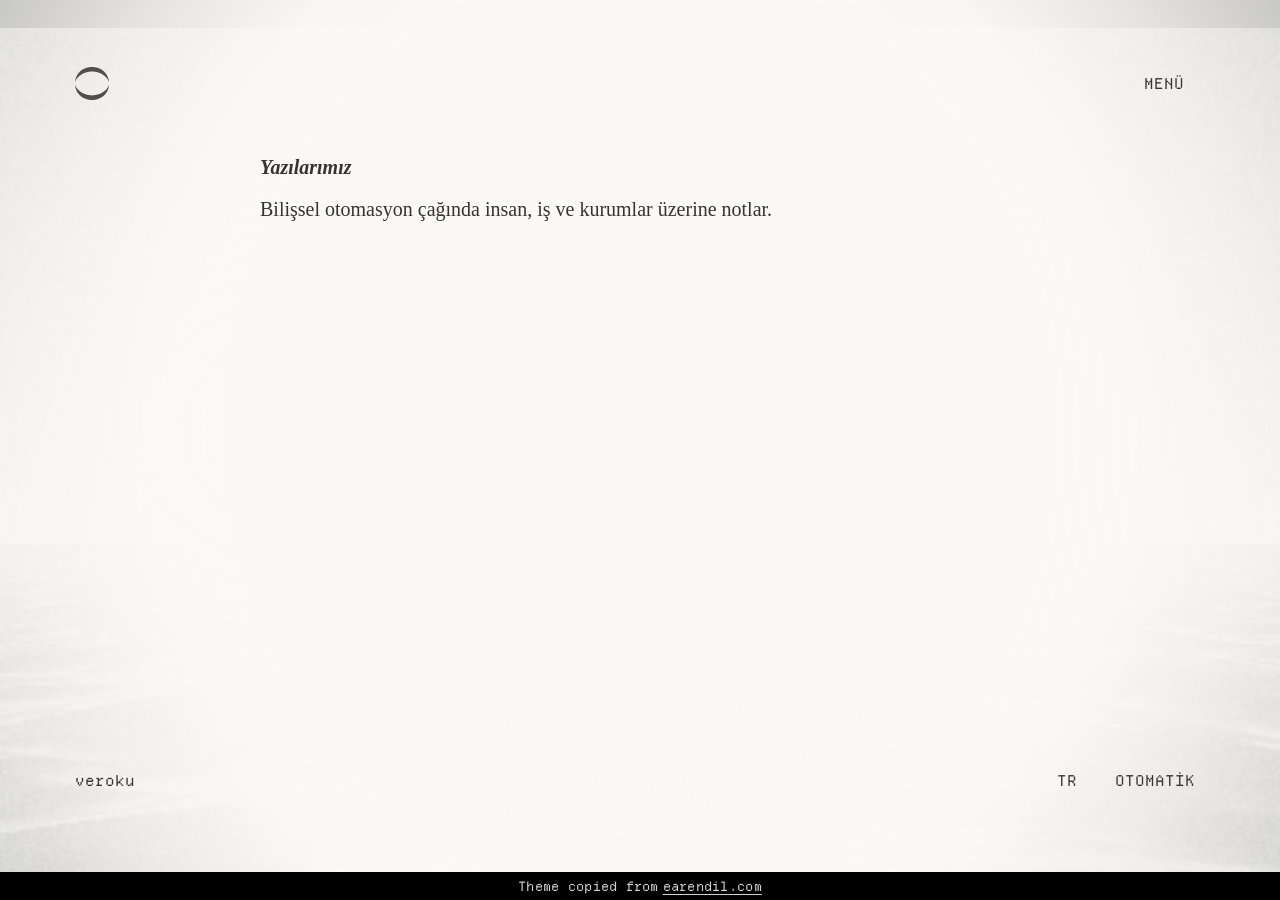
<file: writing/index.html>
<!DOCTYPE html>
<html lang="tr" dir="ltr">
<head>
  <meta charset="UTF-8">
  <meta name="viewport" content="width=device-width, initial-scale=1.0">
  
    
      
    
  

  
  
  <title data-i18n-doc-title="common.meta.titleFormat" data-i18n-title-key="content.page.writing.title" data-i18n-default-title="Yazılar">Yazılar | Veroku</title>
  

  
  
  
  
  <meta name="description" content="Veroku, denge içerisinde güzellik ve bolluk oluşturmaya çalışır.">

  <!-- Open Graph -->
  <meta property="og:type" content="website">
  <meta property="og:site_name" content="Veroku">
  <meta property="og:title" content="Yazılar | Veroku">
  <meta property="og:description" content="Veroku, denge içerisinde güzellik ve bolluk oluşturmaya çalışır.">
  <meta property="og:url" content="https:&#x2f;&#x2f;veroku.net&#x2f;writing&#x2f;">
  

  <!-- Twitter Card -->
  <meta name="twitter:card" content="summary">
  <meta name="twitter:title" content="Yazılar | Veroku">
  <meta name="twitter:description" content="Veroku, denge içerisinde güzellik ve bolluk oluşturmaya çalışır.">
  <link rel="icon" type="image/x-icon" sizes="16x16 32x32" href="/static/favicon/favicon.ico">
  <link rel="icon" type="image/svg+xml" sizes="any" href="/static/favicon/square.svg">
  <link rel="icon" type="image/x-icon" sizes="16x16 32x32" media="(prefers-color-scheme: dark)" href="/static/favicon/favicon-dark.ico">
  <link rel="apple-touch-icon" sizes="180x180" href="/static/favicon/apple-touch-icon.png">
  <link rel="preload" href="/static/fonts/DepartureMono-Regular.woff2" as="font" type="font/woff2" crossorigin>
  <link rel="stylesheet" href="/static/fonts/departure-mono.css">
  <link rel="stylesheet" href="/static/styles.css">
  <link rel="preload" href="/static/paper.png" as="image">
  <link rel="preload" href="/static/paper-dark.png" as="image">
</head>
<body hx-boost="true" hx-ext="head-support" hx-select="div.page" hx-target="div.page" hx-swap="outerHTML swap:220ms" class="skip-intro">
  <!-- Paint the white source logo with the shared light-theme text color. -->
  <svg class="svg-definitions" width="0" height="0" aria-hidden="true" focusable="false">
    <defs>
      <filter id="logo-day-color" color-interpolation-filters="sRGB">
        <feFlood flood-color="var(--color-text-day)" result="day-color"></feFlood>
        <feComposite in="day-color" in2="SourceAlpha" operator="in"></feComposite>
      </filter>
    </defs>
  </svg>

  <!-- Background layer -->
  <canvas id="canvas"></canvas>
  
  <!-- Shared frame for page content and the four pieces of site chrome. -->
  <div class="site-frame">
    <header class="site-header">
      <a href="/" class="center-logo" dir="ltr">
        <img class="main-logo" id="logo" src="/static/veroku-mark.svg" alt="Veroku">
      </a>

      <nav class="top-nav" dir="ltr" data-site-menu aria-label="Ana menü" data-i18n-aria="common.aria.primaryNav">
        <div class="menu-trigger">
          <button class="menu-trigger-toggle" type="button" aria-expanded="false" aria-controls="site-menu-links" aria-label="Menüyü aç" data-i18n-aria="common.aria.openMenu">
            <span class="menu-label" data-i18n="common.nav.menu">MENÜ</span>
          </button>
        </div>
        <div class="menu-links" id="site-menu-links" hidden>
          <div class="menu-link-group">
            <a class="nav-link" href="/purpose/" data-i18n="common.nav.purpose">Misyon</a>
            <a class="nav-link" href="/values/" data-i18n="common.nav.values">Değerler</a>
            <a class="nav-link" href="/projects/" data-i18n="common.nav.projects">Projeler</a>
            <a class="nav-link" href="/writing/" data-i18n="common.nav.writing">Yazılar</a>
            <a class="nav-link" href="/join/" data-i18n="common.nav.joinUs">Bize Katıl</a>
          </div>
        </div>
      </nav>
    </header>

    <!-- Page content layer -->
    <div class="page" hx-history-elt data-page-type="corner-logo">
      
  <main class="content-page page--prose page--writing">
    <article class="content-surface" aria-label="Veroku yazıları" data-i18n-aria="common.aria.writing">
      <h1 class="visually-hidden" data-i18n="content.page.writing.title">Yazılar</h1>
      <div class="letter-body">
        <p class="section-heading"><em><strong data-i18n="content.writing.heading">Yazılarımız</strong></em></p>

<p data-i18n="content.writing.intro">Bilişsel otomasyon çağında insan, iş ve kurumlar üzerine notlar.</p>

<ul class="posts-list posts-list--writing posts-list--drafts" data-drafts hidden>
  <li><a href="/writing/geriye-kalan/"><span class="post-date" data-i18n="content.posts.geriye-kalan.meta">Taslak · 19.11.2026 · 7 dk okuma</span><span class="post-name" data-i18n="content.posts.geriye-kalan.title">Geriye Kalan</span><span class="post-dek" data-i18n="content.posts.geriye-kalan.dek">Şirketler yapay zekâyı satın aldı, değeri hâlâ bekliyor. Eksik parça yazılım değil; insan.</span></a></li>
</ul>

      </div>
    </article>
  </main>

    </div>

    <footer class="site-footer-bar">
      <div id="site-footer" dir="ltr" data-i18n="common.site.footer">veroku</div>

      <div class="bottom-controls" dir="ltr">
        <div id="lang-picker" class="lang-picker">
          <button id="lang-toggle" type="button" aria-label="Dili değiştir" data-i18n-aria="common.aria.changeLanguage" aria-expanded="false" aria-haspopup="listbox">
            <span class="lang-current">TR</span>
          </button>
          <ul id="lang-menu" class="lang-menu" role="listbox" aria-label="Dil seç" data-i18n-aria="common.aria.selectLanguage" hidden></ul>
        </div>
        <button id="theme-toggle" type="button" aria-label="Toggle color theme"><span class="value"></span></button>
      </div>
    </footer>
  </div>

  <div class="theme-credit" dir="ltr">Theme copied from <a href="https://earendil.com" target="_blank" rel="noopener noreferrer">earendil.com</a></div>

  <script src="/static/htmx-bundle.min.js"></script>
  <script>
    htmx.config.scrollIntoViewOnBoost = false;

    function htmxFallbackToNative(evt) {
      var path = evt.detail?.pathInfo?.requestPath || evt.detail?.requestConfig?.path;
      if (path) {
        window.location.href = path;
      }
    }

    htmx.on('htmx:sendError', htmxFallbackToNative);
    htmx.on('htmx:swapError', htmxFallbackToNative);
    htmx.on('htmx:responseError', htmxFallbackToNative);

    var isContentPageSwap = false;

    // htmx swaps DOM but does not restore scroll on back/forward, so a blanket
    // scrollTo(0,0) on every swap would yank a reader from the middle of a long
    // post back to the top when they press Back. Remember each page's scroll
    // offset and restore it on history-driven swaps; forward navigation resets
    // to the top.
    var scrollMemory = {};
    var pendingHistoryPath = null;

    function pathKey(url) {
      try { return new URL(url, location.href).pathname; }
      catch (err) { return url; }
    }

    function captureScroll() {
      scrollMemory[pathKey(window.location.href)] = window.scrollY;
    }

    function responseHasContentPage(response) {
      if (typeof response !== 'string') return false;
      var responseDocument = new DOMParser().parseFromString(response, 'text/html');
      return !!responseDocument.querySelector('.content-page');
    }

    function configurePageSwap(response, swapDetail) {
      var currentPage = document.querySelector('.page');
      isContentPageSwap = !!(
        currentPage &&
        currentPage.querySelector('.content-page') &&
        responseHasContentPage(response)
      );

      // During content-to-content navigation, only the content surface fades.
      // The page itself stays opaque so its background veil never flashes out.
      document.body.classList.toggle('content-page-swap', isContentPageSwap);

      if (isContentPageSwap && swapDetail) {
        swapDetail.swapOverride = 'outerHTML swap:150ms';
      }

      if (currentPage) {
        currentPage.classList.add('is-leaving');
      }
    }

    htmx.on('htmx:beforeSwap', function(event) {
      captureScroll();
      pendingHistoryPath = null;
      document.body.classList.add('skip-intro');
      configurePageSwap(event.detail.serverResponse, event.detail);
    });

    // History restores bypass beforeSwap, so apply the same content-page check.
    htmx.on('htmx:historyCacheHit', function(event) {
      captureScroll();
      pendingHistoryPath = pathKey(event.detail.path);
      configurePageSwap(event.detail.item && event.detail.item.content);
    });

    htmx.on('htmx:historyCacheMissLoad', function(event) {
      captureScroll();
      pendingHistoryPath = pathKey(event.detail.path);
      configurePageSwap(event.detail.response);
    });

    htmx.on('htmx:afterSwap', function() {
      var historyPath = pendingHistoryPath;
      pendingHistoryPath = null;
      if (historyPath !== null) {
        window.scrollTo(0, scrollMemory[historyPath] || 0);
      } else {
        window.scrollTo(0, 0);
      }
    });

    htmx.on('htmx:afterSettle', function() {
      var nextPage = document.querySelector('.page');
      if (nextPage) {
        nextPage.classList.remove('is-leaving');
        if (isContentPageSwap) {
          nextPage.classList.remove('is-entering');
          nextPage.classList.add('is-content-entering');
          nextPage.addEventListener('animationend', function(event) {
            if (event.target.closest('.content-surface') && event.animationName === 'contentPageEnter') {
              nextPage.classList.remove('is-content-entering');
            }
          });
        } else {
          nextPage.classList.remove('is-content-entering');
          nextPage.classList.add('is-entering');
          nextPage.addEventListener('animationend', function(event) {
            if (event.target === nextPage && event.animationName === 'pageEnter') {
              nextPage.classList.remove('is-entering');
            }
          });
        }
      }
      document.body.classList.remove('content-page-swap');
      if (window.i18n) {
        window.i18n.updateDOM();
      }
    });
  </script>
  <script src="/static/purify.min.js"></script>
  <script src="/static/i18n.js"></script>
  <script src="/static/script.js"></script>
</body>
</html>
</file>
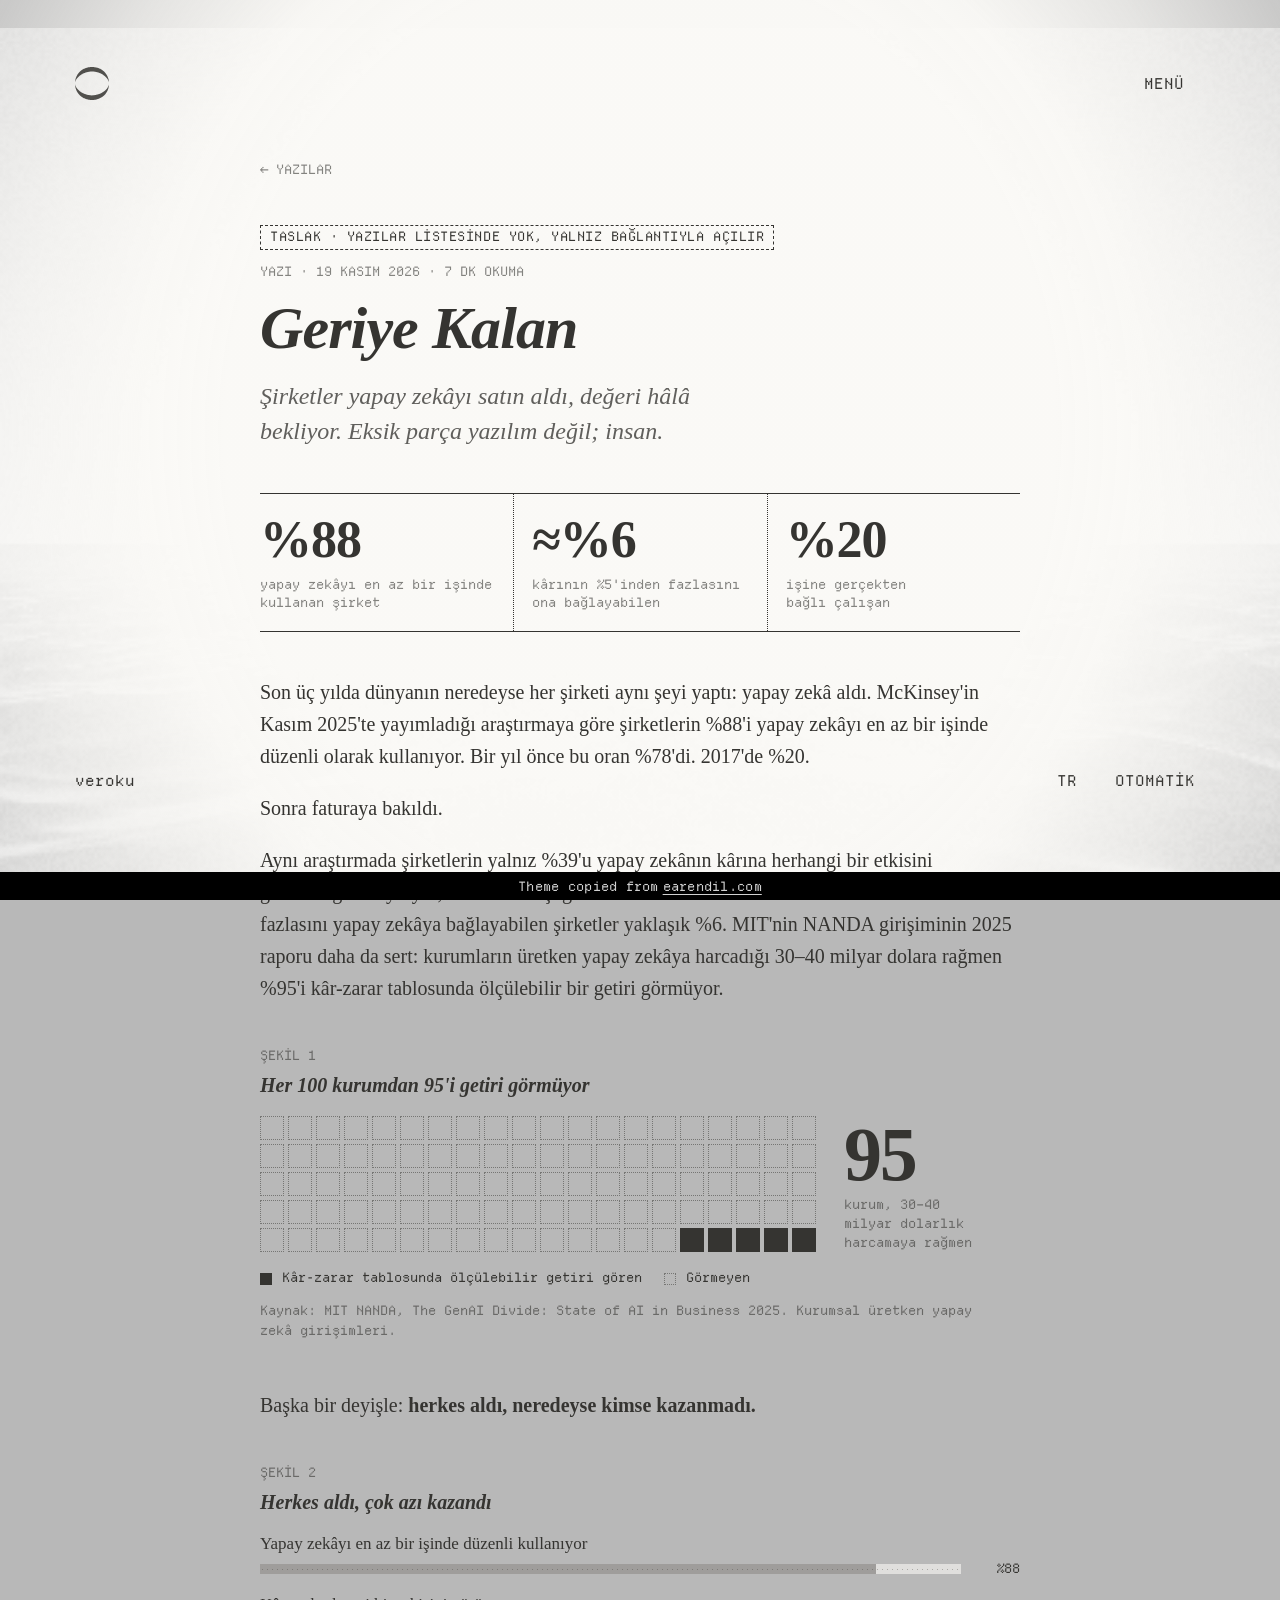
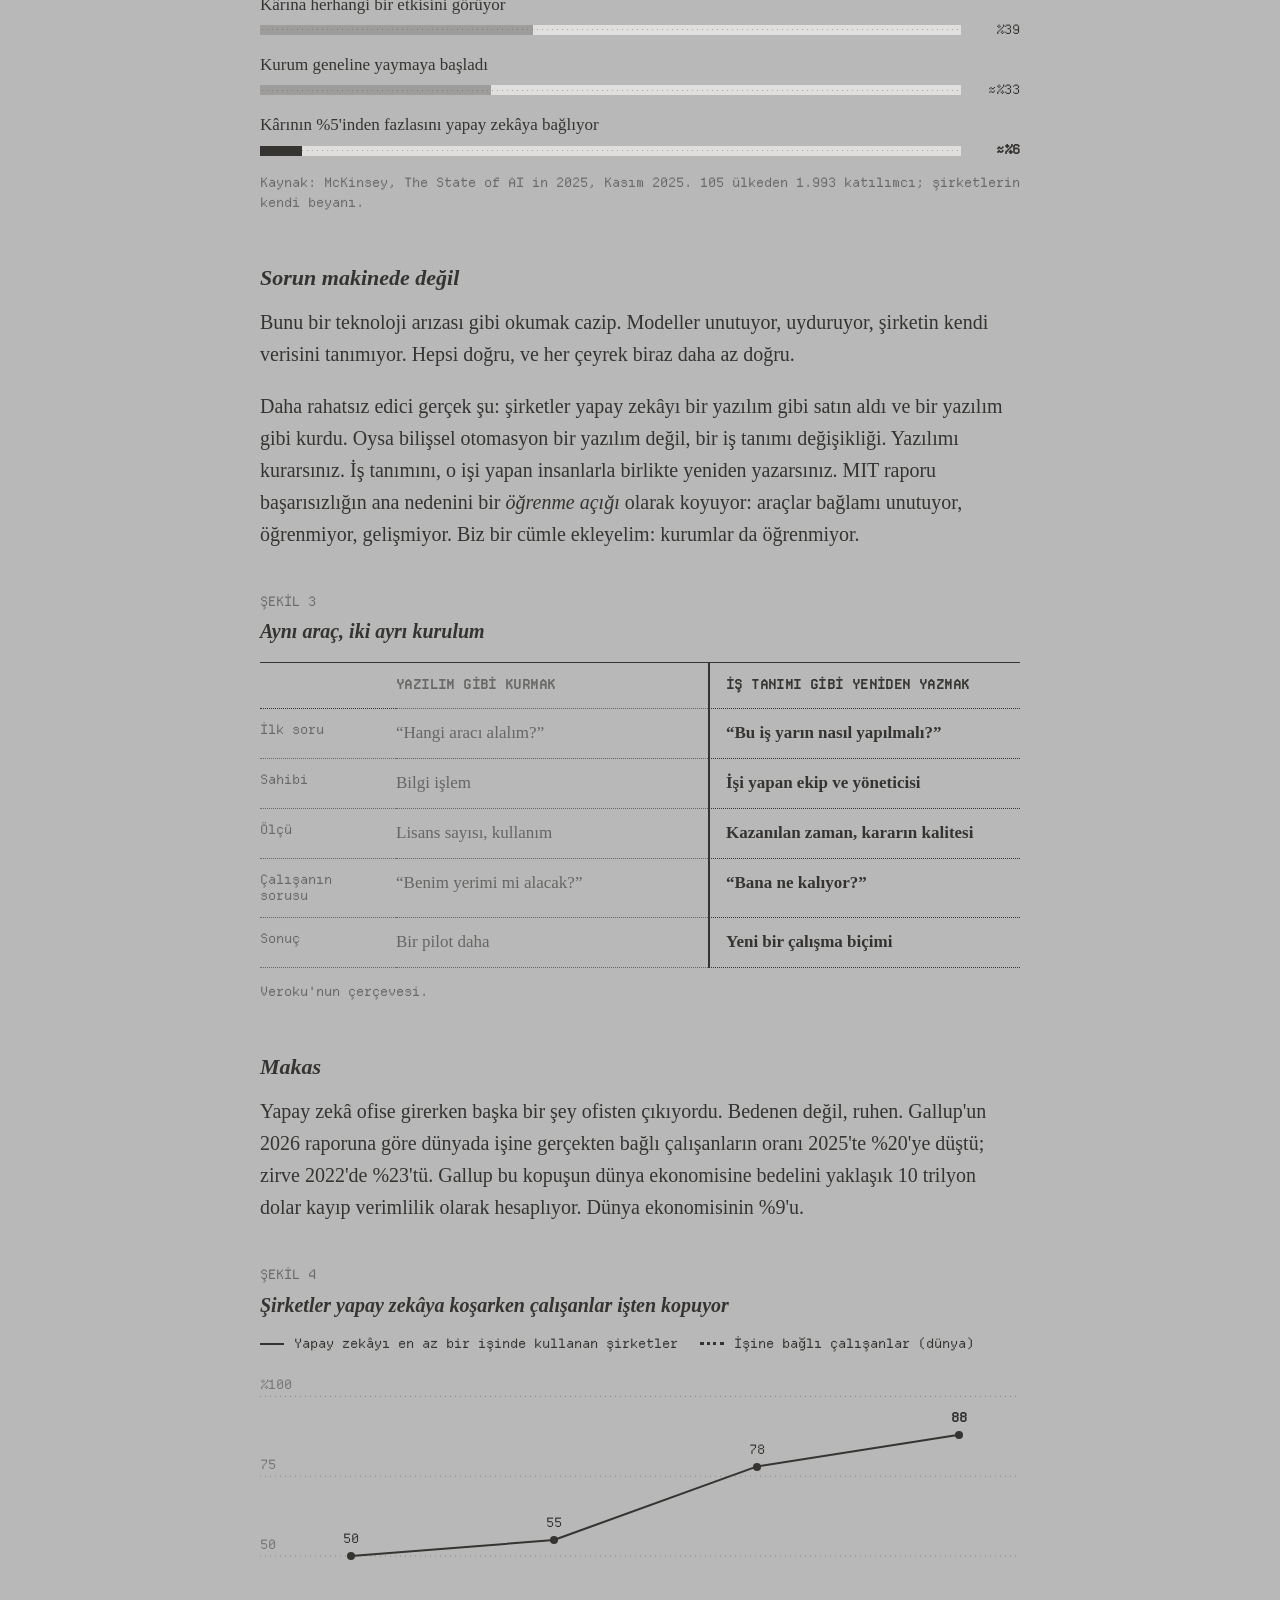
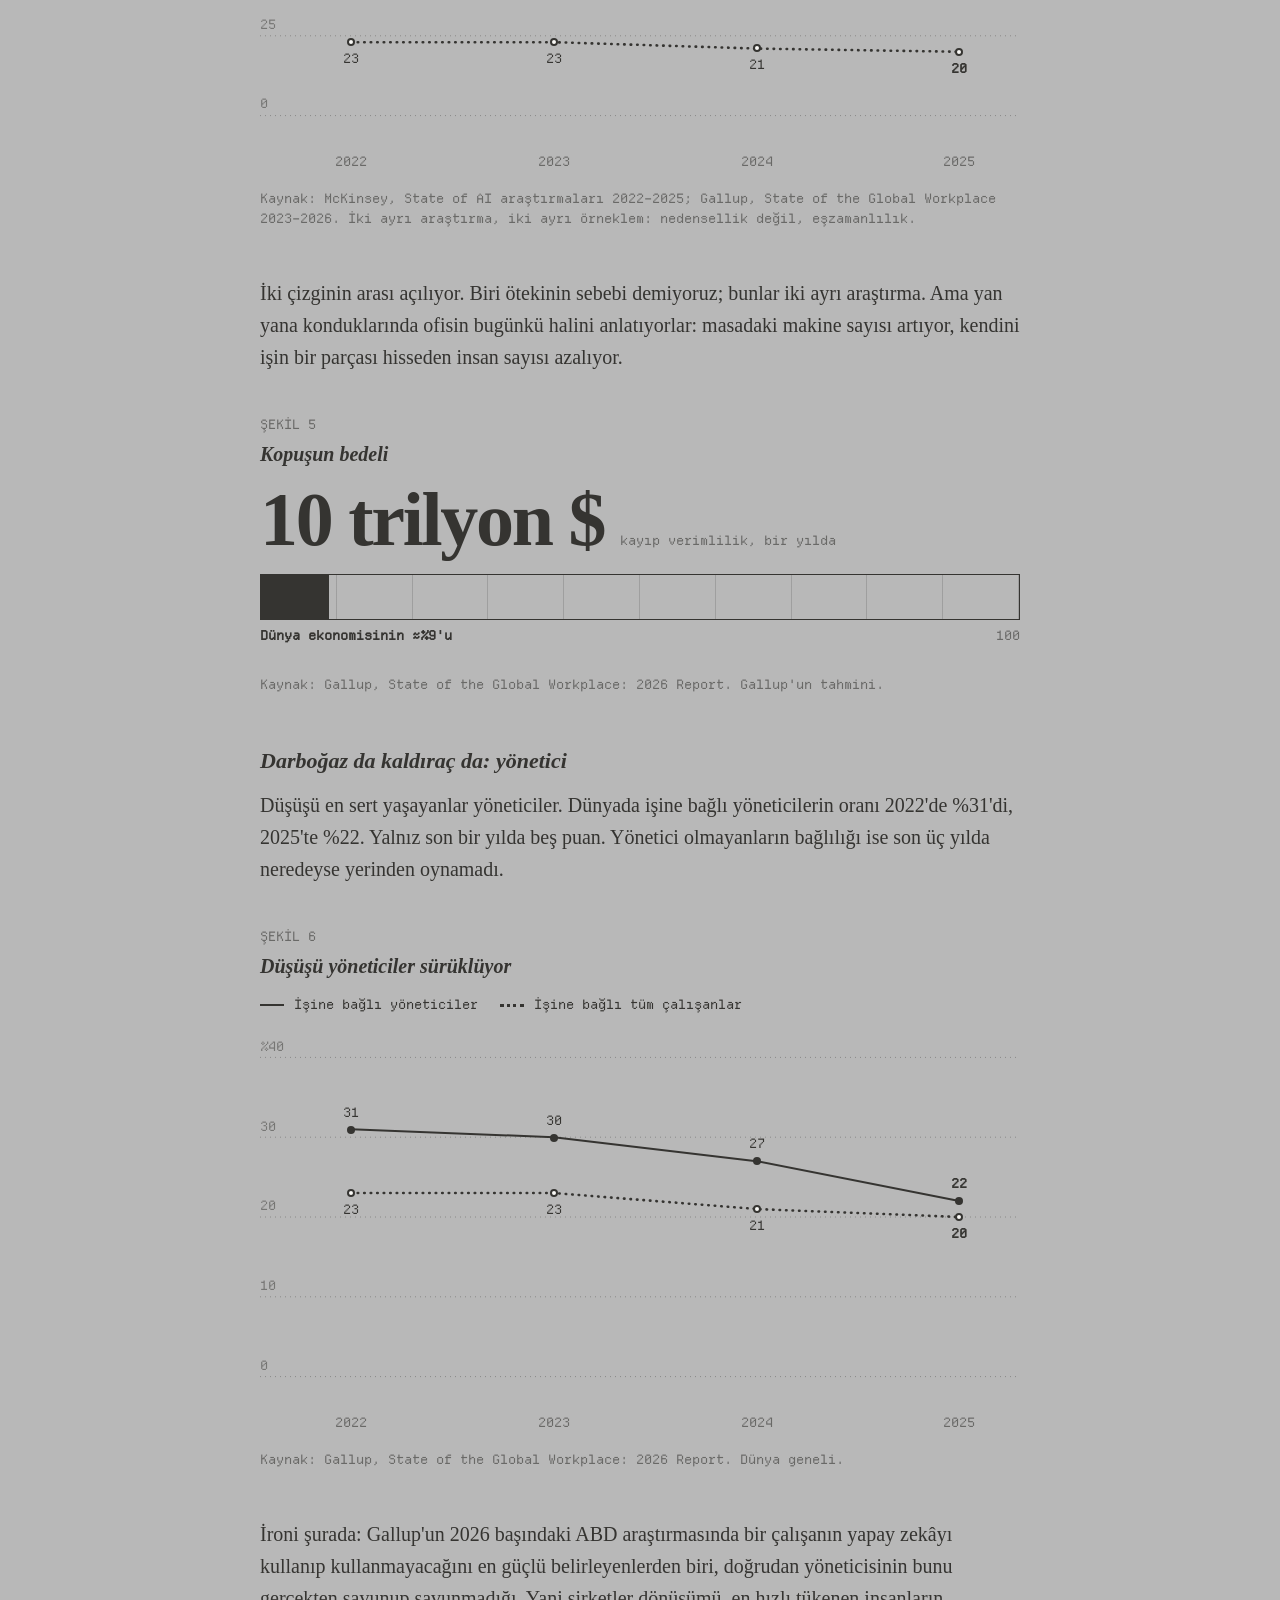
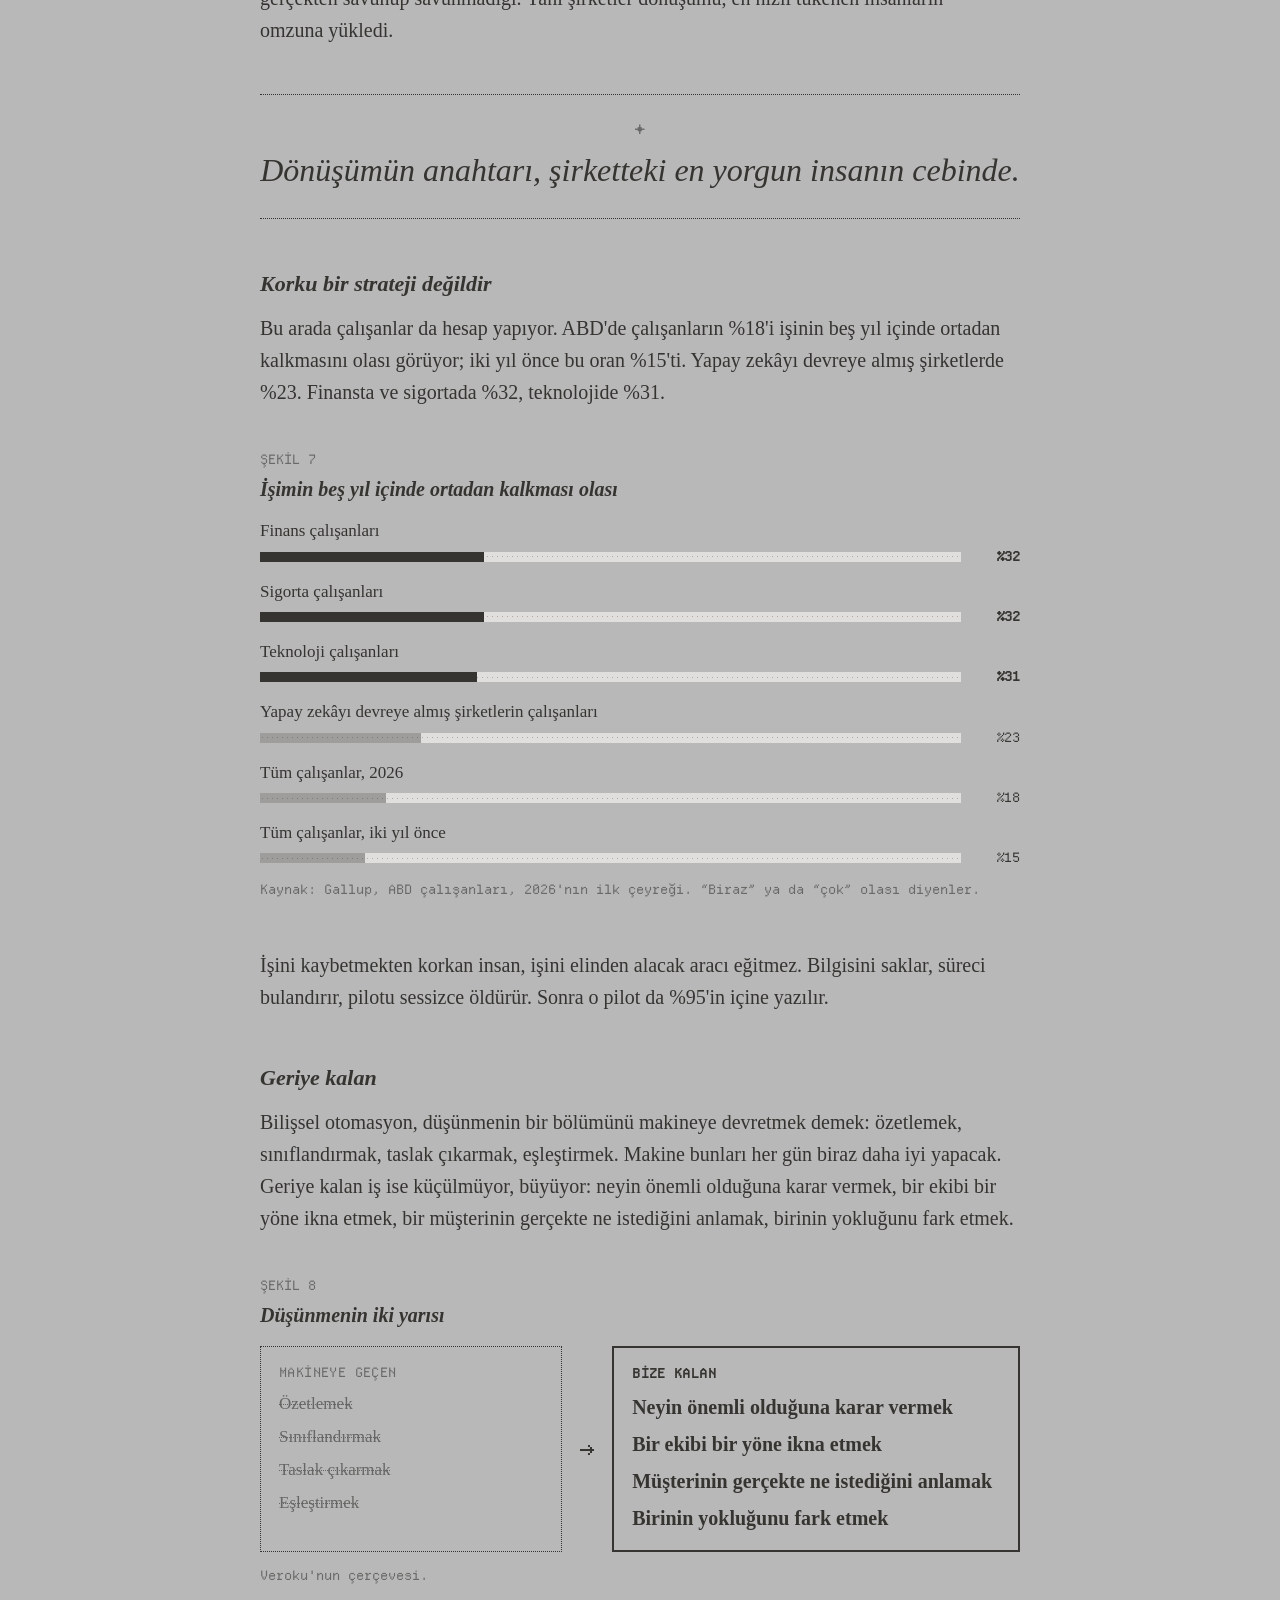
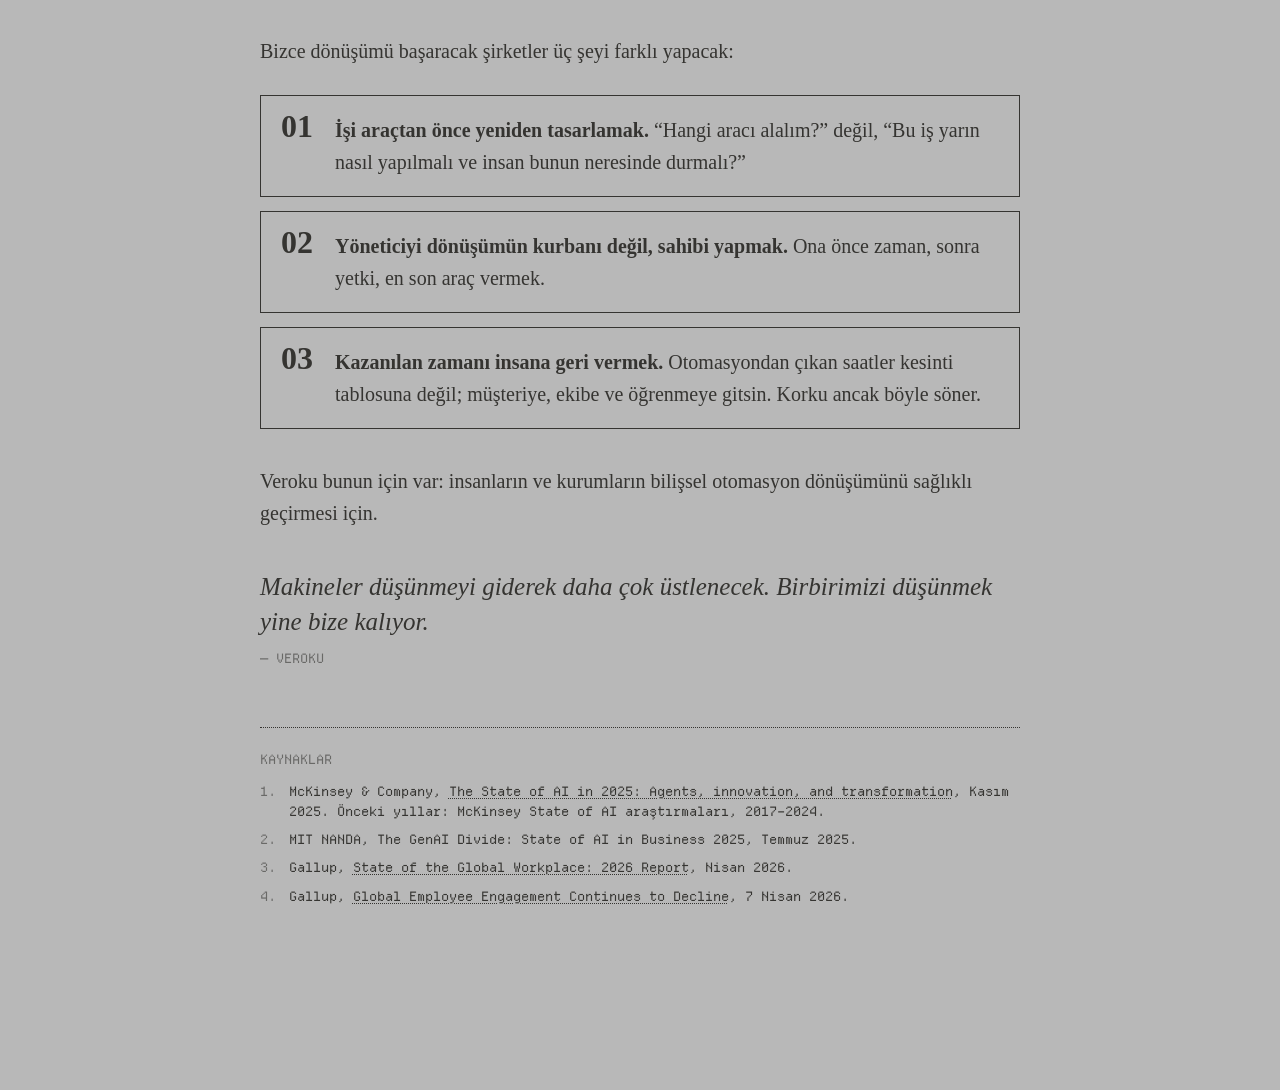
<file: writing/geriye-kalan/index.html>
<!DOCTYPE html>
<html lang="tr" dir="ltr">
<head>
  <meta charset="UTF-8">
  <meta name="viewport" content="width=device-width, initial-scale=1.0">
  <meta name="robots" content="noindex, nofollow">
  
    
      
    
  

  
  
  <title data-i18n-doc-title="common.meta.titleFormat" data-i18n-title-key="content.posts.geriye-kalan.title" data-i18n-default-title="Geriye Kalan">Geriye Kalan | Veroku</title>
  

  
  
  
  
  <meta name="description" content="Şirketler yapay zekâyı satın aldı, değeri hâlâ bekliyor. Eksik parça yazılım değil; insan.">

  <!-- Open Graph -->
  <meta property="og:type" content="article">
  <meta property="og:site_name" content="Veroku">
  <meta property="og:title" content="Yazılar | Veroku">
  <meta property="og:description" content="Şirketler yapay zekâyı satın aldı, değeri hâlâ bekliyor. Eksik parça yazılım değil; insan.">
  <meta property="og:url" content="https:&#x2f;&#x2f;veroku.net&#x2f;writing&#x2f;geriye-kalan&#x2f;">
  

  <!-- Twitter Card -->
  <meta name="twitter:card" content="summary">
  <meta name="twitter:title" content="Yazılar | Veroku">
  <meta name="twitter:description" content="Şirketler yapay zekâyı satın aldı, değeri hâlâ bekliyor. Eksik parça yazılım değil; insan.">
  <link rel="icon" type="image/x-icon" sizes="16x16 32x32" href="/static/favicon/favicon.ico">
  <link rel="icon" type="image/svg+xml" sizes="any" href="/static/favicon/square.svg">
  <link rel="icon" type="image/x-icon" sizes="16x16 32x32" media="(prefers-color-scheme: dark)" href="/static/favicon/favicon-dark.ico">
  <link rel="apple-touch-icon" sizes="180x180" href="/static/favicon/apple-touch-icon.png">
  <link rel="preload" href="/static/fonts/DepartureMono-Regular.woff2" as="font" type="font/woff2" crossorigin>
  <link rel="stylesheet" href="/static/fonts/departure-mono.css">
  <link rel="stylesheet" href="/static/styles.css">
  <link rel="preload" href="/static/paper.png" as="image">
  <link rel="preload" href="/static/paper-dark.png" as="image">
</head>
<body hx-boost="true" hx-ext="head-support" hx-select="div.page" hx-target="div.page" hx-swap="outerHTML swap:220ms" class="skip-intro">
  <!-- Paint the white source logo with the shared light-theme text color. -->
  <svg class="svg-definitions" width="0" height="0" aria-hidden="true" focusable="false">
    <defs>
      <filter id="logo-day-color" color-interpolation-filters="sRGB">
        <feFlood flood-color="var(--color-text-day)" result="day-color"></feFlood>
        <feComposite in="day-color" in2="SourceAlpha" operator="in"></feComposite>
      </filter>
    </defs>
  </svg>

  <!-- Background layer -->
  <canvas id="canvas"></canvas>
  
  <!-- Shared frame for page content and the four pieces of site chrome. -->
  <div class="site-frame">
    <header class="site-header">
      <a href="/" class="center-logo" dir="ltr">
        <img class="main-logo" id="logo" src="/static/veroku-mark.svg" alt="Veroku">
      </a>

      <nav class="top-nav" dir="ltr" data-site-menu aria-label="Ana menü" data-i18n-aria="common.aria.primaryNav">
        <div class="menu-trigger">
          <button class="menu-trigger-toggle" type="button" aria-expanded="false" aria-controls="site-menu-links" aria-label="Menüyü aç" data-i18n-aria="common.aria.openMenu">
            <span class="menu-label" data-i18n="common.nav.menu">MENÜ</span>
          </button>
        </div>
        <div class="menu-links" id="site-menu-links" hidden>
          <div class="menu-link-group">
            <a class="nav-link" href="/purpose/" data-i18n="common.nav.purpose">Misyon</a>
            <a class="nav-link" href="/values/" data-i18n="common.nav.values">Değerler</a>
            <a class="nav-link" href="/projects/" data-i18n="common.nav.projects">Projeler</a>
            <a class="nav-link" href="/writing/" data-i18n="common.nav.writing">Yazılar</a>
            <a class="nav-link" href="/join/" data-i18n="common.nav.joinUs">Bize Katıl</a>
          </div>
        </div>
      </nav>
    </header>

    <!-- Page content layer -->
    <div class="page" hx-history-elt data-page-type="corner-logo">
      
  <main class="content-page page--prose page--post">
    <article class="content-surface post">
      <div class="letter-body">

        <div class="post-lang" data-lang-block="tr" lang="tr">
        <a class="post-back" href="/writing/">← Yazılar</a>
        <header class="post-head">
          <p class="post-draft">Taslak · Yazılar listesinde yok, yalnız bağlantıyla açılır</p>
          <p class="post-kicker">Yazı · 19 Kasım 2026 · 7 dk okuma</p>
          <h1 class="post-title">Geriye Kalan</h1>
          <p class="post-dek">Şirketler yapay zekâyı satın aldı, değeri hâlâ bekliyor. Eksik parça yazılım değil; insan.</p>
        </header>

        <aside class="stat-strip" aria-label="Bir bakışta"><ol><li style="--i:0"><span class="stat-num">%88</span><span class="stat-label">yapay zekâyı en az bir işinde kullanan şirket</span></li><li style="--i:1"><span class="stat-num">≈%6</span><span class="stat-label">kârının %5'inden fazlasını ona bağlayabilen</span></li><li style="--i:2"><span class="stat-num">%20</span><span class="stat-label">işine gerçekten bağlı çalışan</span></li></ol></aside>

        <p>Son üç yılda dünyanın neredeyse her şirketi aynı şeyi yaptı: yapay zekâ aldı. McKinsey'in Kasım 2025'te yayımladığı araştırmaya göre şirketlerin %88'i yapay zekâyı en az bir işinde düzenli olarak kullanıyor. Bir yıl önce bu oran %78'di. 2017'de %20.</p>

        <p>Sonra faturaya bakıldı.</p>

        <p>Aynı araştırmada şirketlerin yalnız %39'u yapay zekânın kârına herhangi bir etkisini görebildiğini söylüyor, ve bunların çoğunda bu etki kârın %5'inden az. Kârının %5'inden fazlasını yapay zekâya bağlayabilen şirketler yaklaşık %6. MIT'nin NANDA girişiminin 2025 raporu daha da sert: kurumların üretken yapay zekâya harcadığı 30–40 milyar dolara rağmen %95'i kâr-zarar tablosunda ölçülebilir bir getiri görmüyor.</p>

        <figure class="chart chart--waffle">
          <figcaption class="chart-head"><span class="chart-no">Şekil 1</span><span class="chart-title">Her 100 kurumdan 95'i getiri görmüyor</span></figcaption>
          <div class="waffle-wrap">
            <div class="waffle" role="img" aria-label="100 kareden 5'i dolu: her 100 kurumdan 5'i ölçülebilir getiri görüyor."><span class="waffle-cell" style="--i:0"></span><span class="waffle-cell" style="--i:1"></span><span class="waffle-cell" style="--i:2"></span><span class="waffle-cell" style="--i:3"></span><span class="waffle-cell" style="--i:4"></span><span class="waffle-cell" style="--i:5"></span><span class="waffle-cell" style="--i:6"></span><span class="waffle-cell" style="--i:7"></span><span class="waffle-cell" style="--i:8"></span><span class="waffle-cell" style="--i:9"></span><span class="waffle-cell" style="--i:10"></span><span class="waffle-cell" style="--i:11"></span><span class="waffle-cell" style="--i:12"></span><span class="waffle-cell" style="--i:13"></span><span class="waffle-cell" style="--i:14"></span><span class="waffle-cell" style="--i:15"></span><span class="waffle-cell" style="--i:16"></span><span class="waffle-cell" style="--i:17"></span><span class="waffle-cell" style="--i:18"></span><span class="waffle-cell" style="--i:19"></span><span class="waffle-cell" style="--i:20"></span><span class="waffle-cell" style="--i:21"></span><span class="waffle-cell" style="--i:22"></span><span class="waffle-cell" style="--i:23"></span><span class="waffle-cell" style="--i:24"></span><span class="waffle-cell" style="--i:25"></span><span class="waffle-cell" style="--i:26"></span><span class="waffle-cell" style="--i:27"></span><span class="waffle-cell" style="--i:28"></span><span class="waffle-cell" style="--i:29"></span><span class="waffle-cell" style="--i:30"></span><span class="waffle-cell" style="--i:31"></span><span class="waffle-cell" style="--i:32"></span><span class="waffle-cell" style="--i:33"></span><span class="waffle-cell" style="--i:34"></span><span class="waffle-cell" style="--i:35"></span><span class="waffle-cell" style="--i:36"></span><span class="waffle-cell" style="--i:37"></span><span class="waffle-cell" style="--i:38"></span><span class="waffle-cell" style="--i:39"></span><span class="waffle-cell" style="--i:40"></span><span class="waffle-cell" style="--i:41"></span><span class="waffle-cell" style="--i:42"></span><span class="waffle-cell" style="--i:43"></span><span class="waffle-cell" style="--i:44"></span><span class="waffle-cell" style="--i:45"></span><span class="waffle-cell" style="--i:46"></span><span class="waffle-cell" style="--i:47"></span><span class="waffle-cell" style="--i:48"></span><span class="waffle-cell" style="--i:49"></span><span class="waffle-cell" style="--i:50"></span><span class="waffle-cell" style="--i:51"></span><span class="waffle-cell" style="--i:52"></span><span class="waffle-cell" style="--i:53"></span><span class="waffle-cell" style="--i:54"></span><span class="waffle-cell" style="--i:55"></span><span class="waffle-cell" style="--i:56"></span><span class="waffle-cell" style="--i:57"></span><span class="waffle-cell" style="--i:58"></span><span class="waffle-cell" style="--i:59"></span><span class="waffle-cell" style="--i:60"></span><span class="waffle-cell" style="--i:61"></span><span class="waffle-cell" style="--i:62"></span><span class="waffle-cell" style="--i:63"></span><span class="waffle-cell" style="--i:64"></span><span class="waffle-cell" style="--i:65"></span><span class="waffle-cell" style="--i:66"></span><span class="waffle-cell" style="--i:67"></span><span class="waffle-cell" style="--i:68"></span><span class="waffle-cell" style="--i:69"></span><span class="waffle-cell" style="--i:70"></span><span class="waffle-cell" style="--i:71"></span><span class="waffle-cell" style="--i:72"></span><span class="waffle-cell" style="--i:73"></span><span class="waffle-cell" style="--i:74"></span><span class="waffle-cell" style="--i:75"></span><span class="waffle-cell" style="--i:76"></span><span class="waffle-cell" style="--i:77"></span><span class="waffle-cell" style="--i:78"></span><span class="waffle-cell" style="--i:79"></span><span class="waffle-cell" style="--i:80"></span><span class="waffle-cell" style="--i:81"></span><span class="waffle-cell" style="--i:82"></span><span class="waffle-cell" style="--i:83"></span><span class="waffle-cell" style="--i:84"></span><span class="waffle-cell" style="--i:85"></span><span class="waffle-cell" style="--i:86"></span><span class="waffle-cell" style="--i:87"></span><span class="waffle-cell" style="--i:88"></span><span class="waffle-cell" style="--i:89"></span><span class="waffle-cell" style="--i:90"></span><span class="waffle-cell" style="--i:91"></span><span class="waffle-cell" style="--i:92"></span><span class="waffle-cell" style="--i:93"></span><span class="waffle-cell" style="--i:94"></span><span class="waffle-cell is-on" style="--i:95"></span><span class="waffle-cell is-on" style="--i:96"></span><span class="waffle-cell is-on" style="--i:97"></span><span class="waffle-cell is-on" style="--i:98"></span><span class="waffle-cell is-on" style="--i:99"></span></div>
            <p class="waffle-big"><span class="waffle-big__num">95</span><span class="waffle-big__label">kurum, 30–40 milyar dolarlık harcamaya rağmen</span></p>
          </div>
          <ul class="chart-legend"><li><span class="waffle-key waffle-key--on"></span>Kâr-zarar tablosunda ölçülebilir getiri gören</li><li><span class="waffle-key"></span>Görmeyen</li></ul>
          <p class="chart-source">Kaynak: MIT NANDA, The GenAI Divide: State of AI in Business 2025. Kurumsal üretken yapay zekâ girişimleri.</p>
        </figure>

        <p>Başka bir deyişle: <strong>herkes aldı, neredeyse kimse kazanmadı.</strong></p>

        <figure class="chart chart--bars">
          <figcaption class="chart-head"><span class="chart-no">Şekil 2</span><span class="chart-title">Herkes aldı, çok azı kazandı</span></figcaption>
          <ol class="chart-rows"><li class="chart-row" style="--v:88;--i:0"><span class="chart-row__label">Yapay zekâyı en az bir işinde düzenli kullanıyor</span><span class="chart-row__track"><span class="chart-row__bar"></span></span><span class="chart-row__val">%88</span></li><li class="chart-row" style="--v:39;--i:1"><span class="chart-row__label">Kârına herhangi bir etkisini görüyor</span><span class="chart-row__track"><span class="chart-row__bar"></span></span><span class="chart-row__val">%39</span></li><li class="chart-row" style="--v:33;--i:2"><span class="chart-row__label">Kurum geneline yaymaya başladı</span><span class="chart-row__track"><span class="chart-row__bar"></span></span><span class="chart-row__val">≈%33</span></li><li class="chart-row chart-row--strong" style="--v:6;--i:3"><span class="chart-row__label">Kârının %5'inden fazlasını yapay zekâya bağlıyor</span><span class="chart-row__track"><span class="chart-row__bar"></span></span><span class="chart-row__val">≈%6</span></li></ol>
          <p class="chart-source">Kaynak: McKinsey, The State of AI in 2025, Kasım 2025. 105 ülkeden 1.993 katılımcı; şirketlerin kendi beyanı.</p>
        </figure>

        <h2 class="post-h">Sorun makinede değil</h2>

        <p>Bunu bir teknoloji arızası gibi okumak cazip. Modeller unutuyor, uyduruyor, şirketin kendi verisini tanımıyor. Hepsi doğru, ve her çeyrek biraz daha az doğru.</p>

        <p>Daha rahatsız edici gerçek şu: şirketler yapay zekâyı bir yazılım gibi satın aldı ve bir yazılım gibi kurdu. Oysa bilişsel otomasyon bir yazılım değil, bir iş tanımı değişikliği. Yazılımı kurarsınız. İş tanımını, o işi yapan insanlarla birlikte yeniden yazarsınız. MIT raporu başarısızlığın ana nedenini bir <em>öğrenme açığı</em> olarak koyuyor: araçlar bağlamı unutuyor, öğrenmiyor, gelişmiyor. Biz bir cümle ekleyelim: kurumlar da öğrenmiyor.</p>

        <figure class="chart chart--compare">
          <figcaption class="chart-head"><span class="chart-no">Şekil 3</span><span class="chart-title">Aynı araç, iki ayrı kurulum</span></figcaption>
          <div class="compare"><div class="compare-corner"></div><div class="compare-head">Yazılım gibi kurmak</div><div class="compare-head compare-head--strong">İş tanımı gibi yeniden yazmak</div><div class="compare-label">İlk soru</div><div class="compare-cell">“Hangi aracı alalım?”</div><div class="compare-cell compare-cell--strong">“Bu iş yarın nasıl yapılmalı?”</div><div class="compare-label">Sahibi</div><div class="compare-cell">Bilgi işlem</div><div class="compare-cell compare-cell--strong">İşi yapan ekip ve yöneticisi</div><div class="compare-label">Ölçü</div><div class="compare-cell">Lisans sayısı, kullanım</div><div class="compare-cell compare-cell--strong">Kazanılan zaman, kararın kalitesi</div><div class="compare-label">Çalışanın sorusu</div><div class="compare-cell">“Benim yerimi mi alacak?”</div><div class="compare-cell compare-cell--strong">“Bana ne kalıyor?”</div><div class="compare-label">Sonuç</div><div class="compare-cell">Bir pilot daha</div><div class="compare-cell compare-cell--strong">Yeni bir çalışma biçimi</div></div>
          <p class="chart-source">Veroku'nun çerçevesi.</p>
        </figure>

        <h2 class="post-h">Makas</h2>

        <p>Yapay zekâ ofise girerken başka bir şey ofisten çıkıyordu. Bedenen değil, ruhen. Gallup'un 2026 raporuna göre dünyada işine gerçekten bağlı çalışanların oranı 2025'te %20'ye düştü; zirve 2022'de %23'tü. Gallup bu kopuşun dünya ekonomisine bedelini yaklaşık 10 trilyon dolar kayıp verimlilik olarak hesaplıyor. Dünya ekonomisinin %9'u.</p>

        <figure class="chart chart--line">
          <figcaption class="chart-head"><span class="chart-no">Şekil 4</span><span class="chart-title">Şirketler yapay zekâya koşarken çalışanlar işten kopuyor</span></figcaption>
          <ul class="chart-legend"><li><span class="chart-key chart-key--solid"></span>Yapay zekâyı en az bir işinde kullanan şirketler</li><li><span class="chart-key chart-key--dot"></span>İşine bağlı çalışanlar (dünya)</li></ul>
          <div class="chart-plot">
            <svg viewBox="0 0 100 100" preserveAspectRatio="none" aria-hidden="true" focusable="false"><line class="chart-grid" x1="0" x2="100" y1="92.0" y2="92.0" vector-effect="non-scaling-stroke"/><line class="chart-grid" x1="0" x2="100" y1="71.0" y2="71.0" vector-effect="non-scaling-stroke"/><line class="chart-grid" x1="0" x2="100" y1="50.0" y2="50.0" vector-effect="non-scaling-stroke"/><line class="chart-grid" x1="0" x2="100" y1="29.0" y2="29.0" vector-effect="non-scaling-stroke"/><line class="chart-grid" x1="0" x2="100" y1="8.0" y2="8.0" vector-effect="non-scaling-stroke"/><polyline class="chart-line chart-line--solid" points="12,50.0 38.67,45.8 65.33,26.48 92,18.08" vector-effect="non-scaling-stroke"/><polyline class="chart-line chart-line--dot" points="12,72.68 38.67,72.68 65.33,74.36 92,75.2" vector-effect="non-scaling-stroke"/></svg>
            <span class="chart-y" style="top:92.0%">0</span><span class="chart-y" style="top:71.0%">25</span><span class="chart-y" style="top:50.0%">50</span><span class="chart-y" style="top:29.0%">75</span><span class="chart-y" style="top:8.0%">%100</span><span class="chart-dot chart-dot--solid" style="left:12%;top:50.0%"></span><span class="chart-val chart-val--up" style="left:12%;top:50.0%">50</span><span class="chart-dot chart-dot--solid" style="left:38.67%;top:45.8%"></span><span class="chart-val chart-val--up" style="left:38.67%;top:45.8%">55</span><span class="chart-dot chart-dot--solid" style="left:65.33%;top:26.48%"></span><span class="chart-val chart-val--up" style="left:65.33%;top:26.48%">78</span><span class="chart-dot chart-dot--solid" style="left:92%;top:18.08%"></span><span class="chart-val chart-val--up" style="left:92%;top:18.08%">88</span><span class="chart-dot chart-dot--dot" style="left:12%;top:72.68%"></span><span class="chart-val chart-val--down" style="left:12%;top:72.68%">23</span><span class="chart-dot chart-dot--dot" style="left:38.67%;top:72.68%"></span><span class="chart-val chart-val--down" style="left:38.67%;top:72.68%">23</span><span class="chart-dot chart-dot--dot" style="left:65.33%;top:74.36%"></span><span class="chart-val chart-val--down" style="left:65.33%;top:74.36%">21</span><span class="chart-dot chart-dot--dot" style="left:92%;top:75.2%"></span><span class="chart-val chart-val--down" style="left:92%;top:75.2%">20</span>
          </div>
          <div class="chart-x" aria-hidden="true"><span style="left:12%">2022</span><span style="left:38.67%">2023</span><span style="left:65.33%">2024</span><span style="left:92%">2025</span></div>
          <p class="chart-source">Kaynak: McKinsey, State of AI araştırmaları 2022–2025; Gallup, State of the Global Workplace 2023–2026. İki ayrı araştırma, iki ayrı örneklem: nedensellik değil, eşzamanlılık.</p>
        </figure>

        <p>İki çizginin arası açılıyor. Biri ötekinin sebebi demiyoruz; bunlar iki ayrı araştırma. Ama yan yana konduklarında ofisin bugünkü halini anlatıyorlar: masadaki makine sayısı artıyor, kendini işin bir parçası hisseden insan sayısı azalıyor.</p>

        <figure class="chart chart--scale">
          <figcaption class="chart-head"><span class="chart-no">Şekil 5</span><span class="chart-title">Kopuşun bedeli</span></figcaption>
          <p class="scale-big"><span class="scale-big__num">10 trilyon $</span><span class="scale-big__label">kayıp verimlilik, bir yılda</span></p>
          <div class="scale-bar" style="--v:9" role="img" aria-label="Dünya ekonomisinin ≈%9'u"><span class="scale-bar__fill"></span></div>
          <div class="scale-axis" style="--v:9"><span class="scale-axis__mark">Dünya ekonomisinin ≈%9'u</span><span class="scale-axis__end">100</span></div>
          <p class="chart-source">Kaynak: Gallup, State of the Global Workplace: 2026 Report. Gallup'un tahmini.</p>
        </figure>

        <h2 class="post-h">Darboğaz da kaldıraç da: yönetici</h2>

        <p>Düşüşü en sert yaşayanlar yöneticiler. Dünyada işine bağlı yöneticilerin oranı 2022'de %31'di, 2025'te %22. Yalnız son bir yılda beş puan. Yönetici olmayanların bağlılığı ise son üç yılda neredeyse yerinden oynamadı.</p>

        <figure class="chart chart--line">
          <figcaption class="chart-head"><span class="chart-no">Şekil 6</span><span class="chart-title">Düşüşü yöneticiler sürüklüyor</span></figcaption>
          <ul class="chart-legend"><li><span class="chart-key chart-key--solid"></span>İşine bağlı yöneticiler</li><li><span class="chart-key chart-key--dot"></span>İşine bağlı tüm çalışanlar</li></ul>
          <div class="chart-plot">
            <svg viewBox="0 0 100 100" preserveAspectRatio="none" aria-hidden="true" focusable="false"><line class="chart-grid" x1="0" x2="100" y1="92.0" y2="92.0" vector-effect="non-scaling-stroke"/><line class="chart-grid" x1="0" x2="100" y1="71.0" y2="71.0" vector-effect="non-scaling-stroke"/><line class="chart-grid" x1="0" x2="100" y1="50.0" y2="50.0" vector-effect="non-scaling-stroke"/><line class="chart-grid" x1="0" x2="100" y1="29.0" y2="29.0" vector-effect="non-scaling-stroke"/><line class="chart-grid" x1="0" x2="100" y1="8.0" y2="8.0" vector-effect="non-scaling-stroke"/><polyline class="chart-line chart-line--solid" points="12,26.9 38.67,29.0 65.33,35.3 92,45.8" vector-effect="non-scaling-stroke"/><polyline class="chart-line chart-line--dot" points="12,43.7 38.67,43.7 65.33,47.9 92,50.0" vector-effect="non-scaling-stroke"/></svg>
            <span class="chart-y" style="top:92.0%">0</span><span class="chart-y" style="top:71.0%">10</span><span class="chart-y" style="top:50.0%">20</span><span class="chart-y" style="top:29.0%">30</span><span class="chart-y" style="top:8.0%">%40</span><span class="chart-dot chart-dot--solid" style="left:12%;top:26.9%"></span><span class="chart-val chart-val--up" style="left:12%;top:26.9%">31</span><span class="chart-dot chart-dot--solid" style="left:38.67%;top:29.0%"></span><span class="chart-val chart-val--up" style="left:38.67%;top:29.0%">30</span><span class="chart-dot chart-dot--solid" style="left:65.33%;top:35.3%"></span><span class="chart-val chart-val--up" style="left:65.33%;top:35.3%">27</span><span class="chart-dot chart-dot--solid" style="left:92%;top:45.8%"></span><span class="chart-val chart-val--up" style="left:92%;top:45.8%">22</span><span class="chart-dot chart-dot--dot" style="left:12%;top:43.7%"></span><span class="chart-val chart-val--down" style="left:12%;top:43.7%">23</span><span class="chart-dot chart-dot--dot" style="left:38.67%;top:43.7%"></span><span class="chart-val chart-val--down" style="left:38.67%;top:43.7%">23</span><span class="chart-dot chart-dot--dot" style="left:65.33%;top:47.9%"></span><span class="chart-val chart-val--down" style="left:65.33%;top:47.9%">21</span><span class="chart-dot chart-dot--dot" style="left:92%;top:50.0%"></span><span class="chart-val chart-val--down" style="left:92%;top:50.0%">20</span>
          </div>
          <div class="chart-x" aria-hidden="true"><span style="left:12%">2022</span><span style="left:38.67%">2023</span><span style="left:65.33%">2024</span><span style="left:92%">2025</span></div>
          <p class="chart-source">Kaynak: Gallup, State of the Global Workplace: 2026 Report. Dünya geneli.</p>
        </figure>

        <p>İroni şurada: Gallup'un 2026 başındaki ABD araştırmasında bir çalışanın yapay zekâyı kullanıp kullanmayacağını en güçlü belirleyenlerden biri, doğrudan yöneticisinin bunu gerçekten savunup savunmadığı. Yani şirketler dönüşümü, en hızlı tükenen insanların omzuna yükledi.</p>

        <blockquote class="post-pull"><p>Dönüşümün anahtarı, şirketteki en yorgun insanın cebinde.</p></blockquote>

        <h2 class="post-h">Korku bir strateji değildir</h2>

        <p>Bu arada çalışanlar da hesap yapıyor. ABD'de çalışanların %18'i işinin beş yıl içinde ortadan kalkmasını olası görüyor; iki yıl önce bu oran %15'ti. Yapay zekâyı devreye almış şirketlerde %23. Finansta ve sigortada %32, teknolojide %31.</p>

        <figure class="chart chart--bars">
          <figcaption class="chart-head"><span class="chart-no">Şekil 7</span><span class="chart-title">İşimin beş yıl içinde ortadan kalkması olası</span></figcaption>
          <ol class="chart-rows"><li class="chart-row chart-row--strong" style="--v:32;--i:0"><span class="chart-row__label">Finans çalışanları</span><span class="chart-row__track"><span class="chart-row__bar"></span></span><span class="chart-row__val">%32</span></li><li class="chart-row chart-row--strong" style="--v:32;--i:1"><span class="chart-row__label">Sigorta çalışanları</span><span class="chart-row__track"><span class="chart-row__bar"></span></span><span class="chart-row__val">%32</span></li><li class="chart-row chart-row--strong" style="--v:31;--i:2"><span class="chart-row__label">Teknoloji çalışanları</span><span class="chart-row__track"><span class="chart-row__bar"></span></span><span class="chart-row__val">%31</span></li><li class="chart-row" style="--v:23;--i:3"><span class="chart-row__label">Yapay zekâyı devreye almış şirketlerin çalışanları</span><span class="chart-row__track"><span class="chart-row__bar"></span></span><span class="chart-row__val">%23</span></li><li class="chart-row" style="--v:18;--i:4"><span class="chart-row__label">Tüm çalışanlar, 2026</span><span class="chart-row__track"><span class="chart-row__bar"></span></span><span class="chart-row__val">%18</span></li><li class="chart-row" style="--v:15;--i:5"><span class="chart-row__label">Tüm çalışanlar, iki yıl önce</span><span class="chart-row__track"><span class="chart-row__bar"></span></span><span class="chart-row__val">%15</span></li></ol>
          <p class="chart-source">Kaynak: Gallup, ABD çalışanları, 2026'nın ilk çeyreği. “Biraz” ya da “çok” olası diyenler.</p>
        </figure>

        <p>İşini kaybetmekten korkan insan, işini elinden alacak aracı eğitmez. Bilgisini saklar, süreci bulandırır, pilotu sessizce öldürür. Sonra o pilot da %95'in içine yazılır.</p>

        <h2 class="post-h">Geriye kalan</h2>

        <p>Bilişsel otomasyon, düşünmenin bir bölümünü makineye devretmek demek: özetlemek, sınıflandırmak, taslak çıkarmak, eşleştirmek. Makine bunları her gün biraz daha iyi yapacak. Geriye kalan iş ise küçülmüyor, büyüyor: neyin önemli olduğuna karar vermek, bir ekibi bir yöne ikna etmek, bir müşterinin gerçekte ne istediğini anlamak, birinin yokluğunu fark etmek.</p>

        <figure class="chart chart--split">
          <figcaption class="chart-head"><span class="chart-no">Şekil 8</span><span class="chart-title">Düşünmenin iki yarısı</span></figcaption>
          <div class="split">
            <div class="split-side"><p class="split-head">Makineye geçen</p><ul><li>Özetlemek</li><li>Sınıflandırmak</li><li>Taslak çıkarmak</li><li>Eşleştirmek</li></ul></div>
            <div class="split-arrow" aria-hidden="true">→</div>
            <div class="split-side split-side--strong"><p class="split-head">Bize kalan</p><ul><li>Neyin önemli olduğuna karar vermek</li><li>Bir ekibi bir yöne ikna etmek</li><li>Müşterinin gerçekte ne istediğini anlamak</li><li>Birinin yokluğunu fark etmek</li></ul></div>
          </div>
          <p class="chart-source">Veroku'nun çerçevesi.</p>
        </figure>

        <p>Bizce dönüşümü başaracak şirketler üç şeyi farklı yapacak:</p>

        <ol class="post-steps">
          <li><strong>İşi araçtan önce yeniden tasarlamak.</strong> “Hangi aracı alalım?” değil, “Bu iş yarın nasıl yapılmalı ve insan bunun neresinde durmalı?”</li>
          <li><strong>Yöneticiyi dönüşümün kurbanı değil, sahibi yapmak.</strong> Ona önce zaman, sonra yetki, en son araç vermek.</li>
          <li><strong>Kazanılan zamanı insana geri vermek.</strong> Otomasyondan çıkan saatler kesinti tablosuna değil; müşteriye, ekibe ve öğrenmeye gitsin. Korku ancak böyle söner.</li>
        </ol>

        <p>Veroku bunun için var: insanların ve kurumların bilişsel otomasyon dönüşümünü sağlıklı geçirmesi için.</p>

        <p class="post-close">Makineler düşünmeyi giderek daha çok üstlenecek. Birbirimizi düşünmek yine bize kalıyor.</p>

        <p class="post-sign">Veroku</p>

        <section class="post-notes" aria-label="Kaynaklar">
          <p class="post-notes__head">Kaynaklar</p>
          <ol>
            <li>McKinsey &amp; Company, <a href="https://www.mckinsey.com/capabilities/quantumblack/our-insights/the-state-of-ai" target="_blank" rel="noopener noreferrer">The State of AI in 2025: Agents, innovation, and transformation</a>, Kasım 2025. Önceki yıllar: McKinsey State of AI araştırmaları, 2017–2024.</li>
            <li>MIT NANDA, The GenAI Divide: State of AI in Business 2025, Temmuz 2025.</li>
            <li>Gallup, <a href="https://www.gallup.com/workplace/349484/state-of-the-global-workplace.aspx" target="_blank" rel="noopener noreferrer">State of the Global Workplace: 2026 Report</a>, Nisan 2026.</li>
            <li>Gallup, <a href="https://www.gallup.com/workplace/708071/global-employee-engagement-continues-decline.aspx" target="_blank" rel="noopener noreferrer">Global Employee Engagement Continues to Decline</a>, 7 Nisan 2026.</li>
          </ol>
        </section>
        </div>


        <div class="post-lang" data-lang-block="en" lang="en">
        <a class="post-back" href="/writing/">← Writing</a>
        <header class="post-head">
          <p class="post-draft">Draft · not listed on Writing, open by link only</p>
          <p class="post-kicker">Essay · 19 November 2026 · 7 min read</p>
          <h1 class="post-title">What Remains</h1>
          <p class="post-dek">Companies bought AI and are still waiting for the value. The missing piece isn't software. It's people.</p>
        </header>

        <aside class="stat-strip" aria-label="At a glance"><ol><li style="--i:0"><span class="stat-num">88%</span><span class="stat-label">of companies use AI in at least one function</span></li><li style="--i:1"><span class="stat-num">≈6%</span><span class="stat-label">can attribute more than 5% of EBIT to it</span></li><li style="--i:2"><span class="stat-num">20%</span><span class="stat-label">of employees are engaged at work</span></li></ol></aside>

        <p>Over the past three years nearly every company on earth did the same thing: it bought AI. According to McKinsey's survey published in November 2025, 88% of organizations now use AI regularly in at least one business function. A year earlier it was 78%. In 2017, 20%.</p>

        <p>Then someone opened the invoice.</p>

        <p>In the same survey, only 39% of companies report any impact on EBIT, and for most of them it's less than 5% of earnings. The share that can attribute more than 5% of EBIT to AI: roughly 6%. MIT NANDA's 2025 report is harsher still: despite $30–40 billion in enterprise spending on generative AI, 95% of organizations see no measurable return on the P&amp;L.</p>

        <figure class="chart chart--waffle">
          <figcaption class="chart-head"><span class="chart-no">Figure 1</span><span class="chart-title">95 out of every 100 organizations see no return</span></figcaption>
          <div class="waffle-wrap">
            <div class="waffle" role="img" aria-label="5 of 100 squares filled: 5 in every 100 organizations see a measurable return."><span class="waffle-cell" style="--i:0"></span><span class="waffle-cell" style="--i:1"></span><span class="waffle-cell" style="--i:2"></span><span class="waffle-cell" style="--i:3"></span><span class="waffle-cell" style="--i:4"></span><span class="waffle-cell" style="--i:5"></span><span class="waffle-cell" style="--i:6"></span><span class="waffle-cell" style="--i:7"></span><span class="waffle-cell" style="--i:8"></span><span class="waffle-cell" style="--i:9"></span><span class="waffle-cell" style="--i:10"></span><span class="waffle-cell" style="--i:11"></span><span class="waffle-cell" style="--i:12"></span><span class="waffle-cell" style="--i:13"></span><span class="waffle-cell" style="--i:14"></span><span class="waffle-cell" style="--i:15"></span><span class="waffle-cell" style="--i:16"></span><span class="waffle-cell" style="--i:17"></span><span class="waffle-cell" style="--i:18"></span><span class="waffle-cell" style="--i:19"></span><span class="waffle-cell" style="--i:20"></span><span class="waffle-cell" style="--i:21"></span><span class="waffle-cell" style="--i:22"></span><span class="waffle-cell" style="--i:23"></span><span class="waffle-cell" style="--i:24"></span><span class="waffle-cell" style="--i:25"></span><span class="waffle-cell" style="--i:26"></span><span class="waffle-cell" style="--i:27"></span><span class="waffle-cell" style="--i:28"></span><span class="waffle-cell" style="--i:29"></span><span class="waffle-cell" style="--i:30"></span><span class="waffle-cell" style="--i:31"></span><span class="waffle-cell" style="--i:32"></span><span class="waffle-cell" style="--i:33"></span><span class="waffle-cell" style="--i:34"></span><span class="waffle-cell" style="--i:35"></span><span class="waffle-cell" style="--i:36"></span><span class="waffle-cell" style="--i:37"></span><span class="waffle-cell" style="--i:38"></span><span class="waffle-cell" style="--i:39"></span><span class="waffle-cell" style="--i:40"></span><span class="waffle-cell" style="--i:41"></span><span class="waffle-cell" style="--i:42"></span><span class="waffle-cell" style="--i:43"></span><span class="waffle-cell" style="--i:44"></span><span class="waffle-cell" style="--i:45"></span><span class="waffle-cell" style="--i:46"></span><span class="waffle-cell" style="--i:47"></span><span class="waffle-cell" style="--i:48"></span><span class="waffle-cell" style="--i:49"></span><span class="waffle-cell" style="--i:50"></span><span class="waffle-cell" style="--i:51"></span><span class="waffle-cell" style="--i:52"></span><span class="waffle-cell" style="--i:53"></span><span class="waffle-cell" style="--i:54"></span><span class="waffle-cell" style="--i:55"></span><span class="waffle-cell" style="--i:56"></span><span class="waffle-cell" style="--i:57"></span><span class="waffle-cell" style="--i:58"></span><span class="waffle-cell" style="--i:59"></span><span class="waffle-cell" style="--i:60"></span><span class="waffle-cell" style="--i:61"></span><span class="waffle-cell" style="--i:62"></span><span class="waffle-cell" style="--i:63"></span><span class="waffle-cell" style="--i:64"></span><span class="waffle-cell" style="--i:65"></span><span class="waffle-cell" style="--i:66"></span><span class="waffle-cell" style="--i:67"></span><span class="waffle-cell" style="--i:68"></span><span class="waffle-cell" style="--i:69"></span><span class="waffle-cell" style="--i:70"></span><span class="waffle-cell" style="--i:71"></span><span class="waffle-cell" style="--i:72"></span><span class="waffle-cell" style="--i:73"></span><span class="waffle-cell" style="--i:74"></span><span class="waffle-cell" style="--i:75"></span><span class="waffle-cell" style="--i:76"></span><span class="waffle-cell" style="--i:77"></span><span class="waffle-cell" style="--i:78"></span><span class="waffle-cell" style="--i:79"></span><span class="waffle-cell" style="--i:80"></span><span class="waffle-cell" style="--i:81"></span><span class="waffle-cell" style="--i:82"></span><span class="waffle-cell" style="--i:83"></span><span class="waffle-cell" style="--i:84"></span><span class="waffle-cell" style="--i:85"></span><span class="waffle-cell" style="--i:86"></span><span class="waffle-cell" style="--i:87"></span><span class="waffle-cell" style="--i:88"></span><span class="waffle-cell" style="--i:89"></span><span class="waffle-cell" style="--i:90"></span><span class="waffle-cell" style="--i:91"></span><span class="waffle-cell" style="--i:92"></span><span class="waffle-cell" style="--i:93"></span><span class="waffle-cell" style="--i:94"></span><span class="waffle-cell is-on" style="--i:95"></span><span class="waffle-cell is-on" style="--i:96"></span><span class="waffle-cell is-on" style="--i:97"></span><span class="waffle-cell is-on" style="--i:98"></span><span class="waffle-cell is-on" style="--i:99"></span></div>
            <p class="waffle-big"><span class="waffle-big__num">95</span><span class="waffle-big__label">organizations, despite $30–40 billion in spending</span></p>
          </div>
          <ul class="chart-legend"><li><span class="waffle-key waffle-key--on"></span>See a measurable return on the P&amp;L</li><li><span class="waffle-key"></span>Don't</li></ul>
          <p class="chart-source">Source: MIT NANDA, The GenAI Divide: State of AI in Business 2025. Enterprise generative AI initiatives.</p>
        </figure>

        <p>Put another way: <strong>everyone bought, almost no one cashed in.</strong></p>

        <figure class="chart chart--bars">
          <figcaption class="chart-head"><span class="chart-no">Figure 2</span><span class="chart-title">Everyone bought. Few cashed in.</span></figcaption>
          <ol class="chart-rows"><li class="chart-row" style="--v:88;--i:0"><span class="chart-row__label">Use AI regularly in at least one function</span><span class="chart-row__track"><span class="chart-row__bar"></span></span><span class="chart-row__val">88%</span></li><li class="chart-row" style="--v:39;--i:1"><span class="chart-row__label">See any impact on EBIT</span><span class="chart-row__track"><span class="chart-row__bar"></span></span><span class="chart-row__val">39%</span></li><li class="chart-row" style="--v:33;--i:2"><span class="chart-row__label">Have begun scaling across the enterprise</span><span class="chart-row__track"><span class="chart-row__bar"></span></span><span class="chart-row__val">≈33%</span></li><li class="chart-row chart-row--strong" style="--v:6;--i:3"><span class="chart-row__label">Attribute more than 5% of EBIT to AI</span><span class="chart-row__track"><span class="chart-row__bar"></span></span><span class="chart-row__val">≈6%</span></li></ol>
          <p class="chart-source">Source: McKinsey, The State of AI in 2025, November 2025. 1,993 respondents in 105 countries; self-reported.</p>
        </figure>

        <h2 class="post-h">It's not the machine</h2>

        <p>It's tempting to read this as a technology failure. The models forget, they make things up, they don't know your data. All true, and a little less true every quarter.</p>

        <p>The more uncomfortable truth: companies bought AI like software and installed it like software. But cognitive automation isn't software. It's a change to the job description. You install software. You rewrite a job description, with the people who do the job. MIT names the main cause of failure a <em>learning gap</em>: the tools forget context, don't learn, don't evolve. We'd add one sentence: neither do the organizations.</p>

        <figure class="chart chart--compare">
          <figcaption class="chart-head"><span class="chart-no">Figure 3</span><span class="chart-title">Same tool, two installations</span></figcaption>
          <div class="compare"><div class="compare-corner"></div><div class="compare-head">Install it like software</div><div class="compare-head compare-head--strong">Rewrite it like a job</div><div class="compare-label">First question</div><div class="compare-cell">“Which tool should we buy?”</div><div class="compare-cell compare-cell--strong">“How should this work be done tomorrow?”</div><div class="compare-label">Owner</div><div class="compare-cell">IT</div><div class="compare-cell compare-cell--strong">The team doing the work, and its manager</div><div class="compare-label">Measure</div><div class="compare-cell">Seats, usage</div><div class="compare-cell compare-cell--strong">Time won back, quality of decisions</div><div class="compare-label">Employee's question</div><div class="compare-cell">“Will it replace me?”</div><div class="compare-cell compare-cell--strong">“What's left for me?”</div><div class="compare-label">Outcome</div><div class="compare-cell">Another pilot</div><div class="compare-cell compare-cell--strong">A new way of working</div></div>
          <p class="chart-source">Veroku's framework.</p>
        </figure>

        <h2 class="post-h">The scissors</h2>

        <p>As AI walked into the office, something else walked out. Not bodies; spirit. Gallup's 2026 report finds the share of employees worldwide who are engaged at work fell to 20% in 2025, from a peak of 23% in 2022. Gallup puts the cost of that disengagement at roughly $10 trillion in lost productivity. That's 9% of global GDP.</p>

        <figure class="chart chart--line">
          <figcaption class="chart-head"><span class="chart-no">Figure 4</span><span class="chart-title">Companies sprint to AI while employees check out</span></figcaption>
          <ul class="chart-legend"><li><span class="chart-key chart-key--solid"></span>Companies using AI in at least one function</li><li><span class="chart-key chart-key--dot"></span>Engaged employees (global)</li></ul>
          <div class="chart-plot">
            <svg viewBox="0 0 100 100" preserveAspectRatio="none" aria-hidden="true" focusable="false"><line class="chart-grid" x1="0" x2="100" y1="92.0" y2="92.0" vector-effect="non-scaling-stroke"/><line class="chart-grid" x1="0" x2="100" y1="71.0" y2="71.0" vector-effect="non-scaling-stroke"/><line class="chart-grid" x1="0" x2="100" y1="50.0" y2="50.0" vector-effect="non-scaling-stroke"/><line class="chart-grid" x1="0" x2="100" y1="29.0" y2="29.0" vector-effect="non-scaling-stroke"/><line class="chart-grid" x1="0" x2="100" y1="8.0" y2="8.0" vector-effect="non-scaling-stroke"/><polyline class="chart-line chart-line--solid" points="12,50.0 38.67,45.8 65.33,26.48 92,18.08" vector-effect="non-scaling-stroke"/><polyline class="chart-line chart-line--dot" points="12,72.68 38.67,72.68 65.33,74.36 92,75.2" vector-effect="non-scaling-stroke"/></svg>
            <span class="chart-y" style="top:92.0%">0</span><span class="chart-y" style="top:71.0%">25</span><span class="chart-y" style="top:50.0%">50</span><span class="chart-y" style="top:29.0%">75</span><span class="chart-y" style="top:8.0%">100%</span><span class="chart-dot chart-dot--solid" style="left:12%;top:50.0%"></span><span class="chart-val chart-val--up" style="left:12%;top:50.0%">50</span><span class="chart-dot chart-dot--solid" style="left:38.67%;top:45.8%"></span><span class="chart-val chart-val--up" style="left:38.67%;top:45.8%">55</span><span class="chart-dot chart-dot--solid" style="left:65.33%;top:26.48%"></span><span class="chart-val chart-val--up" style="left:65.33%;top:26.48%">78</span><span class="chart-dot chart-dot--solid" style="left:92%;top:18.08%"></span><span class="chart-val chart-val--up" style="left:92%;top:18.08%">88</span><span class="chart-dot chart-dot--dot" style="left:12%;top:72.68%"></span><span class="chart-val chart-val--down" style="left:12%;top:72.68%">23</span><span class="chart-dot chart-dot--dot" style="left:38.67%;top:72.68%"></span><span class="chart-val chart-val--down" style="left:38.67%;top:72.68%">23</span><span class="chart-dot chart-dot--dot" style="left:65.33%;top:74.36%"></span><span class="chart-val chart-val--down" style="left:65.33%;top:74.36%">21</span><span class="chart-dot chart-dot--dot" style="left:92%;top:75.2%"></span><span class="chart-val chart-val--down" style="left:92%;top:75.2%">20</span>
          </div>
          <div class="chart-x" aria-hidden="true"><span style="left:12%">2022</span><span style="left:38.67%">2023</span><span style="left:65.33%">2024</span><span style="left:92%">2025</span></div>
          <p class="chart-source">Source: McKinsey, State of AI surveys 2022–2025; Gallup, State of the Global Workplace 2023–2026. Two surveys, two samples: coincidence in time, not causation.</p>
        </figure>

        <p>The lines are pulling apart. We're not saying one causes the other; these are two different surveys. But side by side they describe today's office: more machines on the desk, fewer people who feel part of the work.</p>

        <figure class="chart chart--scale">
          <figcaption class="chart-head"><span class="chart-no">Figure 5</span><span class="chart-title">The cost of checking out</span></figcaption>
          <p class="scale-big"><span class="scale-big__num">$10 trillion</span><span class="scale-big__label">in lost productivity, in one year</span></p>
          <div class="scale-bar" style="--v:9" role="img" aria-label="≈9% of global GDP"><span class="scale-bar__fill"></span></div>
          <div class="scale-axis" style="--v:9"><span class="scale-axis__mark">≈9% of global GDP</span><span class="scale-axis__end">100</span></div>
          <p class="chart-source">Source: Gallup, State of the Global Workplace: 2026 Report. Gallup's estimate.</p>
        </figure>

        <h2 class="post-h">Bottleneck and lever: the manager</h2>

        <p>Managers are taking the hardest hit. Global manager engagement was 31% in 2022 and 22% in 2025, five points in the last year alone. Among non-managers, engagement has barely moved in three years.</p>

        <figure class="chart chart--line">
          <figcaption class="chart-head"><span class="chart-no">Figure 6</span><span class="chart-title">Managers are dragging the decline</span></figcaption>
          <ul class="chart-legend"><li><span class="chart-key chart-key--solid"></span>Engaged managers</li><li><span class="chart-key chart-key--dot"></span>All engaged employees</li></ul>
          <div class="chart-plot">
            <svg viewBox="0 0 100 100" preserveAspectRatio="none" aria-hidden="true" focusable="false"><line class="chart-grid" x1="0" x2="100" y1="92.0" y2="92.0" vector-effect="non-scaling-stroke"/><line class="chart-grid" x1="0" x2="100" y1="71.0" y2="71.0" vector-effect="non-scaling-stroke"/><line class="chart-grid" x1="0" x2="100" y1="50.0" y2="50.0" vector-effect="non-scaling-stroke"/><line class="chart-grid" x1="0" x2="100" y1="29.0" y2="29.0" vector-effect="non-scaling-stroke"/><line class="chart-grid" x1="0" x2="100" y1="8.0" y2="8.0" vector-effect="non-scaling-stroke"/><polyline class="chart-line chart-line--solid" points="12,26.9 38.67,29.0 65.33,35.3 92,45.8" vector-effect="non-scaling-stroke"/><polyline class="chart-line chart-line--dot" points="12,43.7 38.67,43.7 65.33,47.9 92,50.0" vector-effect="non-scaling-stroke"/></svg>
            <span class="chart-y" style="top:92.0%">0</span><span class="chart-y" style="top:71.0%">10</span><span class="chart-y" style="top:50.0%">20</span><span class="chart-y" style="top:29.0%">30</span><span class="chart-y" style="top:8.0%">40%</span><span class="chart-dot chart-dot--solid" style="left:12%;top:26.9%"></span><span class="chart-val chart-val--up" style="left:12%;top:26.9%">31</span><span class="chart-dot chart-dot--solid" style="left:38.67%;top:29.0%"></span><span class="chart-val chart-val--up" style="left:38.67%;top:29.0%">30</span><span class="chart-dot chart-dot--solid" style="left:65.33%;top:35.3%"></span><span class="chart-val chart-val--up" style="left:65.33%;top:35.3%">27</span><span class="chart-dot chart-dot--solid" style="left:92%;top:45.8%"></span><span class="chart-val chart-val--up" style="left:92%;top:45.8%">22</span><span class="chart-dot chart-dot--dot" style="left:12%;top:43.7%"></span><span class="chart-val chart-val--down" style="left:12%;top:43.7%">23</span><span class="chart-dot chart-dot--dot" style="left:38.67%;top:43.7%"></span><span class="chart-val chart-val--down" style="left:38.67%;top:43.7%">23</span><span class="chart-dot chart-dot--dot" style="left:65.33%;top:47.9%"></span><span class="chart-val chart-val--down" style="left:65.33%;top:47.9%">21</span><span class="chart-dot chart-dot--dot" style="left:92%;top:50.0%"></span><span class="chart-val chart-val--down" style="left:92%;top:50.0%">20</span>
          </div>
          <div class="chart-x" aria-hidden="true"><span style="left:12%">2022</span><span style="left:38.67%">2023</span><span style="left:65.33%">2024</span><span style="left:92%">2025</span></div>
          <p class="chart-source">Source: Gallup, State of the Global Workplace: 2026 Report. Global.</p>
        </figure>

        <p>Here's the irony. In Gallup's early-2026 U.S. survey, one of the strongest predictors of whether an employee uses AI is whether their direct manager actively champions it. Companies have placed the transformation on the shoulders of the people burning out fastest.</p>

        <blockquote class="post-pull"><p>The key to the transformation is in the pocket of the most exhausted person in the company.</p></blockquote>

        <h2 class="post-h">Fear is not a strategy</h2>

        <p>Meanwhile, employees are doing the math. In the U.S., 18% of employees say it's likely their job will be eliminated within five years, up from 15% two years earlier. At companies that have implemented AI, 23%. In finance and insurance, 32%; in technology, 31%.</p>

        <figure class="chart chart--bars">
          <figcaption class="chart-head"><span class="chart-no">Figure 7</span><span class="chart-title">My job is likely to be eliminated within five years</span></figcaption>
          <ol class="chart-rows"><li class="chart-row chart-row--strong" style="--v:32;--i:0"><span class="chart-row__label">Finance</span><span class="chart-row__track"><span class="chart-row__bar"></span></span><span class="chart-row__val">32%</span></li><li class="chart-row chart-row--strong" style="--v:32;--i:1"><span class="chart-row__label">Insurance</span><span class="chart-row__track"><span class="chart-row__bar"></span></span><span class="chart-row__val">32%</span></li><li class="chart-row chart-row--strong" style="--v:31;--i:2"><span class="chart-row__label">Technology</span><span class="chart-row__track"><span class="chart-row__bar"></span></span><span class="chart-row__val">31%</span></li><li class="chart-row" style="--v:23;--i:3"><span class="chart-row__label">Employees at companies that have implemented AI</span><span class="chart-row__track"><span class="chart-row__bar"></span></span><span class="chart-row__val">23%</span></li><li class="chart-row" style="--v:18;--i:4"><span class="chart-row__label">All employees, 2026</span><span class="chart-row__track"><span class="chart-row__bar"></span></span><span class="chart-row__val">18%</span></li><li class="chart-row" style="--v:15;--i:5"><span class="chart-row__label">All employees, two years earlier</span><span class="chart-row__track"><span class="chart-row__bar"></span></span><span class="chart-row__val">15%</span></li></ol>
          <p class="chart-source">Source: Gallup, U.S. employees, Q1 2026. Share saying “somewhat” or “very” likely.</p>
        </figure>

        <p>People afraid of losing their jobs don't train the tool that will take them. They hoard what they know, blur the process, and quietly let the pilot die. Then that pilot joins the 95%.</p>

        <h2 class="post-h">What remains</h2>

        <p>Cognitive automation means handing part of the thinking to a machine: summarizing, classifying, drafting, matching. Machines will get better at this every day. What remains isn't shrinking. It's growing: deciding what matters, persuading a team to move in one direction, understanding what a customer actually wants, noticing that someone is missing.</p>

        <figure class="chart chart--split">
          <figcaption class="chart-head"><span class="chart-no">Figure 8</span><span class="chart-title">The two halves of thinking</span></figcaption>
          <div class="split">
            <div class="split-side"><p class="split-head">Handed to the machine</p><ul><li>Summarizing</li><li>Classifying</li><li>Drafting</li><li>Matching</li></ul></div>
            <div class="split-arrow" aria-hidden="true">→</div>
            <div class="split-side split-side--strong"><p class="split-head">Left to us</p><ul><li>Deciding what matters</li><li>Persuading a team to move</li><li>Understanding what a customer wants</li><li>Noticing that someone is missing</li></ul></div>
          </div>
          <p class="chart-source">Veroku's framework.</p>
        </figure>

        <p>The companies that make this transition, we believe, will do three things differently:</p>

        <ol class="post-steps">
          <li><strong>Redesign the work before choosing the tool.</strong> Not “Which tool should we buy?” but “How should this work be done tomorrow, and where do people stand in it?”</li>
          <li><strong>Make managers the owners of the change, not its casualties.</strong> Give them time first, authority second, tools last.</li>
          <li><strong>Give the time back to people.</strong> The hours automation frees should go to customers, teams and learning, not to the layoff spreadsheet. That is the only thing that ends the fear.</li>
        </ol>

        <p>That's why Veroku exists: to help people and organizations come through the cognitive automation transition healthy.</p>

        <p class="post-close">Machines will do more and more of the thinking. Thinking of each other is still up to us.</p>

        <p class="post-sign">Veroku</p>

        <section class="post-notes" aria-label="Sources">
          <p class="post-notes__head">Sources</p>
          <ol>
            <li>McKinsey &amp; Company, <a href="https://www.mckinsey.com/capabilities/quantumblack/our-insights/the-state-of-ai" target="_blank" rel="noopener noreferrer">The State of AI in 2025: Agents, innovation, and transformation</a>, November 2025. Earlier years: McKinsey State of AI surveys, 2017–2024.</li>
            <li>MIT NANDA, The GenAI Divide: State of AI in Business 2025, July 2025.</li>
            <li>Gallup, <a href="https://www.gallup.com/workplace/349484/state-of-the-global-workplace.aspx" target="_blank" rel="noopener noreferrer">State of the Global Workplace: 2026 Report</a>, April 2026.</li>
            <li>Gallup, <a href="https://www.gallup.com/workplace/708071/global-employee-engagement-continues-decline.aspx" target="_blank" rel="noopener noreferrer">Global Employee Engagement Continues to Decline</a>, 7 April 2026.</li>
          </ol>
        </section>
        </div>

      </div>
    </article>
  </main>

    </div>

    <footer class="site-footer-bar">
      <div id="site-footer" dir="ltr" data-i18n="common.site.footer">veroku</div>

      <div class="bottom-controls" dir="ltr">
        <div id="lang-picker" class="lang-picker">
          <button id="lang-toggle" type="button" aria-label="Dili değiştir" data-i18n-aria="common.aria.changeLanguage" aria-expanded="false" aria-haspopup="listbox">
            <span class="lang-current">TR</span>
          </button>
          <ul id="lang-menu" class="lang-menu" role="listbox" aria-label="Dil seç" data-i18n-aria="common.aria.selectLanguage" hidden></ul>
        </div>
        <button id="theme-toggle" type="button" aria-label="Toggle color theme"><span class="value"></span></button>
      </div>
    </footer>
  </div>

  <div class="theme-credit" dir="ltr">Theme copied from <a href="https://earendil.com" target="_blank" rel="noopener noreferrer">earendil.com</a></div>

  <script src="/static/htmx-bundle.min.js"></script>
  <script>
    htmx.config.scrollIntoViewOnBoost = false;

    function htmxFallbackToNative(evt) {
      var path = evt.detail?.pathInfo?.requestPath || evt.detail?.requestConfig?.path;
      if (path) {
        window.location.href = path;
      }
    }

    htmx.on('htmx:sendError', htmxFallbackToNative);
    htmx.on('htmx:swapError', htmxFallbackToNative);
    htmx.on('htmx:responseError', htmxFallbackToNative);

    var isContentPageSwap = false;

    // htmx swaps DOM but does not restore scroll on back/forward, so a blanket
    // scrollTo(0,0) on every swap would yank a reader from the middle of a long
    // post back to the top when they press Back. Remember each page's scroll
    // offset and restore it on history-driven swaps; forward navigation resets
    // to the top.
    var scrollMemory = {};
    var pendingHistoryPath = null;

    function pathKey(url) {
      try { return new URL(url, location.href).pathname; }
      catch (err) { return url; }
    }

    function captureScroll() {
      scrollMemory[pathKey(window.location.href)] = window.scrollY;
    }

    function responseHasContentPage(response) {
      if (typeof response !== 'string') return false;
      var responseDocument = new DOMParser().parseFromString(response, 'text/html');
      return !!responseDocument.querySelector('.content-page');
    }

    function configurePageSwap(response, swapDetail) {
      var currentPage = document.querySelector('.page');
      isContentPageSwap = !!(
        currentPage &&
        currentPage.querySelector('.content-page') &&
        responseHasContentPage(response)
      );

      // During content-to-content navigation, only the content surface fades.
      // The page itself stays opaque so its background veil never flashes out.
      document.body.classList.toggle('content-page-swap', isContentPageSwap);

      if (isContentPageSwap && swapDetail) {
        swapDetail.swapOverride = 'outerHTML swap:150ms';
      }

      if (currentPage) {
        currentPage.classList.add('is-leaving');
      }
    }

    htmx.on('htmx:beforeSwap', function(event) {
      captureScroll();
      pendingHistoryPath = null;
      document.body.classList.add('skip-intro');
      configurePageSwap(event.detail.serverResponse, event.detail);
    });

    // History restores bypass beforeSwap, so apply the same content-page check.
    htmx.on('htmx:historyCacheHit', function(event) {
      captureScroll();
      pendingHistoryPath = pathKey(event.detail.path);
      configurePageSwap(event.detail.item && event.detail.item.content);
    });

    htmx.on('htmx:historyCacheMissLoad', function(event) {
      captureScroll();
      pendingHistoryPath = pathKey(event.detail.path);
      configurePageSwap(event.detail.response);
    });

    htmx.on('htmx:afterSwap', function() {
      var historyPath = pendingHistoryPath;
      pendingHistoryPath = null;
      if (historyPath !== null) {
        window.scrollTo(0, scrollMemory[historyPath] || 0);
      } else {
        window.scrollTo(0, 0);
      }
    });

    htmx.on('htmx:afterSettle', function() {
      var nextPage = document.querySelector('.page');
      if (nextPage) {
        nextPage.classList.remove('is-leaving');
        if (isContentPageSwap) {
          nextPage.classList.remove('is-entering');
          nextPage.classList.add('is-content-entering');
          nextPage.addEventListener('animationend', function(event) {
            if (event.target.closest('.content-surface') && event.animationName === 'contentPageEnter') {
              nextPage.classList.remove('is-content-entering');
            }
          });
        } else {
          nextPage.classList.remove('is-content-entering');
          nextPage.classList.add('is-entering');
          nextPage.addEventListener('animationend', function(event) {
            if (event.target === nextPage && event.animationName === 'pageEnter') {
              nextPage.classList.remove('is-entering');
            }
          });
        }
      }
      document.body.classList.remove('content-page-swap');
      if (window.i18n) {
        window.i18n.updateDOM();
      }
    });
  </script>
  <script src="/static/purify.min.js"></script>
  <script src="/static/i18n.js"></script>
  <script src="/static/script.js"></script>
</body>
</html>
</file>
<file: static/fonts/departure-mono.css>
/* Departure Mono Font */
@font-face {
  font-family: 'Departure Mono';
  src: url('/static/fonts/DepartureMono-Regular.woff2') format('woff2'),
       url('/static/fonts/DepartureMono-Regular.woff') format('woff'),
       url('/static/fonts/DepartureMono-Regular.otf') format('opentype');
  font-weight: 400;
  font-style: normal;
  font-display: swap;
}
</file>
<file: static/styles.css>
/* ==========================================================================
   Z-INDEX LAYERS
   0   - Canvas background
   10  - Center logo (behind page content)
   100 - Page content
   200 - Chrome (nav, footer, controls)
   210 - Dropdowns (lang menu)
   ========================================================================== */

* { margin: 0; padding: 0; }

:root {
  --mono-font: 'Departure Mono', 'SFMono-Regular', ui-monospace, monospace;
  --serif-font: Georgia, 'Times New Roman', serif;

  /* Primitive type scale. Components consume these shared steps instead of
     introducing page-specific pixel sizes. */
  --font-size-xs: 0.8125rem;
  --font-size-sm: 0.9375rem;
  --font-size-md: 1.0625rem;
  --font-size-lg: 1.25rem;
  --font-size-xl: 1.375rem;
  --font-size-2xl: 1.625rem;
  --font-size-3xl: 2.25rem;

  /* Semantic roles. Reading and display text scale continuously; interface
     and form text stay stable across viewport breakpoints. */
  --text-ui: var(--font-size-sm);
  --text-meta: var(--font-size-sm);
  --text-form: var(--font-size-sm);
  --text-body: var(--font-size-sm);
  --text-reading: clamp(1.125rem, 1.05rem + 0.375vw, 1.25rem);
  --text-title: var(--font-size-lg);
  --text-hero: clamp(1.25rem, 0.875rem + 1.5vw, 2.5rem);
  --leading-ui: 1.25;
  --leading-body: 1.6;
  --leading-tight: 1.15;

  /* The shader's home camera puts the horizon 39.4309% of the canvas height
     above its bottom edge. JavaScript replaces this fallback with the exact
     rendered pixel position and keeps it in sync while the camera moves. */
  --scene-horizon-from-bottom: 39.4309vh;
  --hero-horizon-gap: 2.5rem;

  --theme-transition-duration: 900ms;
  /* Exactly matches the shader's smoothstep easing. */
  --theme-transition-easing: cubic-bezier(0.333333, 0, 0.666667, 1);

  /* One responsive frame controls every outer alignment. Components should
     consume these tokens rather than introducing their own viewport offsets. */
  --frame-inline: 75px;
  --frame-block: 75px;
  --frame-content-top: calc(var(--frame-block) + 76px);
  --frame-content-bottom: calc(var(--frame-block) + 100px);
  --frame-chrome-fade: 40px;
  --chrome-surface: 250, 249, 246;
  --color-text-day: #353431;
}

@property --page-veil-r {
  syntax: '<number>';
  inherits: true;
  initial-value: 250;
}

@property --page-veil-g {
  syntax: '<number>';
  inherits: true;
  initial-value: 249;
}

@property --page-veil-b {
  syntax: '<number>';
  inherits: true;
  initial-value: 246;
}

@supports (height: 100dvh) {
  :root {
    --scene-horizon-from-bottom: 39.4309dvh;
  }
}

html, body {
  cursor: auto;
  background: #b8b8b8;
}

html {
  font-size: 100%;
  -webkit-text-size-adjust: 100%;
  text-size-adjust: 100%;
  overflow-x: hidden;
  overflow-x: clip;
}

body {
  min-height: 100vh;
  min-height: 100dvh;
  overflow-x: hidden;
  overflow-x: clip;
  font-family: var(--mono-font);
  font-size: var(--text-body);
  line-height: var(--leading-body);
}

.theme-night, .theme-night body {
  background: #1a1a1a;
}

.svg-definitions {
  position: absolute;
  overflow: hidden;
  pointer-events: none;
}

a {
  cursor: pointer;
}

a:hover {
  cursor: pointer;
}

.theme-night a {
  cursor: pointer;
}

.theme-night a:hover {
  cursor: pointer;
}

/* ==========================================================================
   LAYER 0: Canvas Background
   ========================================================================== */

/* Scoped to the shader canvas: other canvases (like the terminal recording
   player's) must not become hidden, fixed, full-viewport layers. */
#canvas {
  display: block;
  width: 100vw;
  height: 100vh;
  position: fixed;
  top: 0;
  left: 0;
  z-index: 0;
  image-rendering: auto;
  opacity: 0;
  transition: opacity 1000ms ease;
}

@supports (height: 100dvh) {
  #canvas {
    height: 100dvh;
  }
}

#canvas.shader-ready {
  opacity: 1; 
}

/* ==========================================================================
   SHARED SITE FRAME
   The page and both chrome rows share one parent and one set of gutters.
   ========================================================================== */

.site-frame {
  position: relative;
  min-height: 100vh;
  min-height: 100dvh;
  display: flex;
  flex-direction: column;
}

.site-header,
.site-footer-bar {
  direction: ltr;
  z-index: 200;
  box-sizing: border-box;
  display: flex;
  justify-content: flex-start;
  pointer-events: none;
}

.site-header {
  position: fixed;
  top: 0;
  left: 0;
  right: 0;
  align-items: flex-start;
  padding: var(--frame-block) var(--frame-inline) 0;
}

.site-footer-bar {
  position: fixed;
  bottom: 0;
  left: 0;
  right: 0;
  width: 100%;
  flex: 0 0 auto;
  align-items: center;
  padding: 0 var(--frame-inline) var(--frame-block);
}

.site-header > *,
.site-footer-bar > * {
  pointer-events: auto;
}

.site-header > .top-nav,
.site-footer-bar > .bottom-controls {
  margin-left: auto;
}

/* ==========================================================================
   LAYER 10: Center Logo
   ========================================================================== */

.center-logo {
  position: fixed;
  left: 50%;
  top: 50%;
  transform: translate(-50%, -50%);
  z-index: 10;
  display: block;
  text-decoration: none;
}

.main-logo {
  display: block;
  /* The centered lockup used to be wider than the emblem. Preserve roughly
     the same visual height now that every page uses the emblem-only asset. */
  width: 125px;
  max-width: 27vw;
  opacity: 0;
  transition: opacity 0.35s ease, filter 0.48s ease;
}

.loaded .main-logo,
.skip-intro .main-logo {
  opacity: 0.85;
}

body:has(.page[data-page-type="home"]) .center-logo,
body:has(.page[data-page-type="corner-logo"]) .center-logo {
  position: static;
  transform: none;
  flex: 0 0 auto;
  /* Center the round symbol on the first navigation row (the MENU label). */
  margin-block-start: -8px;
}

body:has(.page[data-page-type="home"]) .main-logo,
body:has(.page[data-page-type="corner-logo"]) .main-logo {
  /* The symbol SVG has a tight viewBox, so its visible edge is the frame edge. */
  width: 34px;
  max-width: none;
}

/* ==========================================================================
   LAYER 100: Page Content
   ========================================================================== */

.page {
  position: relative;
  z-index: 100;
  flex: 1 0 auto;
  opacity: 1;
  transition: opacity 0.52s ease;
}

.page[data-page-type="home"] {
  display: flex;
  flex-direction: column;
}

.page.is-leaving {
  opacity: 0;
  transition-duration: 0.22s;
  transition-timing-function: ease-out;
}

.page.htmx-settling {
  opacity: 0;
  transition: none;
}

.page.is-entering {
  transition: none;
  animation: pageEnter 0.52s ease both;
}

/* Between content pages, keep the page veil fully present and transition only
   the readable content. This prevents the background from flashing away. */
body.content-page-swap .page,
body.content-page-swap .page.is-leaving,
body.content-page-swap .page.htmx-settling {
  opacity: 1;
  transition: none;
  animation: none;
}

body.content-page-swap .page.is-leaving .content-surface {
  opacity: 0;
  transition: opacity 0.15s ease-out;
}

body.content-page-swap .page.htmx-settling .content-surface {
  opacity: 0;
  transition: none;
}

.page.is-content-entering .content-surface {
  animation: contentPageEnter 0.3s ease both;
}

@keyframes pageEnter {
  from { opacity: 0; }
  to { opacity: 1; }
}

@keyframes contentPageEnter {
  from { opacity: 0; }
  to { opacity: 1; }
}

/* Full document pages. The fixed veil belongs to the page rather than a
   floating card, so content uses the browser's normal scroll flow. */
.content-page {
  --page-veil-r: 250;
  --page-veil-g: 249;
  --page-veil-b: 246;
  --page-veil: var(--page-veil-r), var(--page-veil-g), var(--page-veil-b);
  position: relative;
  isolation: isolate;
  box-sizing: border-box;
  padding: var(--frame-content-top) var(--frame-inline) var(--frame-content-bottom);
  color: var(--color-text-day);
  text-shadow: none;
}

.content-page::before {
  content: "";
  position: fixed;
  inset: 0;
  z-index: -1;
  pointer-events: none;
  background: radial-gradient(
    ellipse 72% 115% at 50% 48%,
    rgba(var(--page-veil), 0.985) 0%,
    rgba(var(--page-veil), 0.985) 45%,
    rgba(var(--page-veil), 0.96) 54%,
    rgba(var(--page-veil), 0.68) 67%,
    rgba(var(--page-veil), 0.28) 80%,
    rgba(var(--page-veil), 0) 96%
  );
}

.theme-night .content-page {
  --page-veil-r: 46;
  --page-veil-g: 45;
  --page-veil-b: 43;
  color: #fff;
}

/* Theme changes use the same 900ms smoothstep as the WebGL background. The
   registered RGB channels let the radial veil interpolate without changing
   its opacity or shape midway through the transition. */
body.theme-transition-ready .content-page {
  transition:
    color var(--theme-transition-duration) var(--theme-transition-easing),
    --page-veil-r var(--theme-transition-duration) var(--theme-transition-easing),
    --page-veil-g var(--theme-transition-duration) var(--theme-transition-easing),
    --page-veil-b var(--theme-transition-duration) var(--theme-transition-easing);
}

.content-surface {
  width: min(100%, 760px);
  margin: 0 auto;
  font-family: var(--mono-font);
  font-size: var(--text-body);
  line-height: var(--leading-body);
}

.page--prose .content-surface {
  width: min(100%, 760px);
}

.page--post-detail .content-surface {
  width: min(100%, 760px);
}

.visually-hidden {
  position: absolute !important;
  width: 1px !important;
  height: 1px !important;
  padding: 0 !important;
  margin: -1px !important;
  overflow: hidden !important;
  clip: rect(0, 0, 0, 0) !important;
  white-space: nowrap !important;
  border: 0 !important;
}

@media (prefers-reduced-motion: reduce) {
  .page,
  .page.is-leaving,
  body.content-page-swap .page.is-leaving .content-surface,
  body.theme-transition-ready .content-page {
    transition-duration: 0.01ms;
  }

  .page.is-entering,
  .page.is-content-entering .content-surface {
    animation-duration: 0.01ms;
  }
}

body:has(.content-page) .center-logo {
  z-index: 200;
}

body:not(.theme-night):has(.content-page) :is(.nav-link, .menu-label, #site-footer, #theme-toggle, #lang-toggle) {
  color: var(--color-text-day);
  text-shadow: none;
}

body.theme-night:has(.content-page) :is(.nav-link, .menu-label, #site-footer, #theme-toggle, #lang-toggle) {
  color: #fff;
  text-shadow: none;
}

html :is(.nav-link, .menu-label, #site-footer, #theme-toggle, #lang-toggle) {
  transition-duration: 0.52s;
  transition-timing-function: ease;
}

body:not(.theme-night):has(.content-page) {
  cursor: auto;
}

body:not(.theme-night):has(.content-page) :is(a, button, summary) {
  cursor: pointer;
}

body.theme-night:has(.content-page) {
  cursor: auto;
}

body.theme-night:has(.content-page) :is(a, button, summary) {
  cursor: pointer;
}

body:not(.theme-night) .main-logo {
  filter: url('#logo-day-color');
}

body:not(.theme-night) :is(.nav-link, .menu-label, #site-footer, #theme-toggle, #lang-toggle) {
  color: var(--color-text-day);
  text-shadow: none;
}

body:not(.theme-night) .menu-trigger-toggle,
body:not(.theme-night) :is(.nav-link, .menu-trigger-toggle, #theme-toggle, #lang-toggle):hover {
  color: var(--color-text-day);
}

body:not(.theme-night):has(.content-page) .top-nav.has-overlap-backdrop .nav-link {
  color: var(--color-text-day);
  text-shadow: none;
}

.home-hero {
  position: relative;
  flex: 1 0 auto;
  box-sizing: border-box;
  text-align: center;
  color: rgba(255, 255, 255, 0.95);
}

.home-hero-text {
  position: absolute;
  inset-inline: var(--frame-inline);
  /* Anchor the text's lower edge above the WebGL horizon. As translations or
     type sizes change, the text grows upward without changing this distance. */
  bottom: calc(var(--scene-horizon-from-bottom) + var(--hero-horizon-gap));
  margin: 0;
  font-family: var(--serif-font);
  font-size: var(--text-hero);
  line-height: var(--leading-tight);
  font-style: italic;
  font-weight: 400;
  text-wrap: balance;
}

.home-hero-open-clause {
  white-space: nowrap;
}

.home-hero-tail-clause {
  display: inline-block;
  max-width: 100%;
  vertical-align: baseline;
}

.home-hero-link,
.home-hero-open {
  position: relative;
  display: inline-block;
  --hero-star-size: 15px;
  --hero-star-gap: 3px;
  text-decoration-line: underline;
  text-decoration-style: dotted;
  text-decoration-thickness: 0.03em;
  text-underline-offset: 0.08em;
}

.home-hero-link,
.home-hero-open {
  color: inherit;
  text-shadow: none;
  cursor: pointer;
}

.home-hero-link:hover,
.home-hero-open:hover {
  color: inherit;
  text-decoration: none;
  text-shadow: none;
  cursor: pointer;
}

body:not(.theme-night) .home-hero {
  color: var(--color-text-day);
  text-shadow: none;
}

.theme-night .home-hero-link,
.theme-night .home-hero-open {
  cursor: pointer;
}

.theme-night .home-hero-link:hover,
.theme-night .home-hero-open:hover {
  cursor: pointer;
}

.home-hero-link::before,
.home-hero-open::after {
  content: "";
  position: absolute;
  left: 50%;
  width: var(--hero-star-size);
  height: var(--hero-star-size);
  transform: translateX(-50%);
  transform-origin: center;
  background: url('/static/cursor-light.svg') center/contain no-repeat;
  pointer-events: none;
  opacity: 0;
  transition: opacity 0.2s ease;
}

body:not(.theme-night) .home-hero-link::before,
body:not(.theme-night) .home-hero-open::after {
  background-image: url('/static/cursor-dark.svg');
}

.home-hero-link::before {
  top: calc(-1 * (var(--hero-star-size) + var(--hero-star-gap)));
}

.home-hero-open::after {
  bottom: calc(-1 * (var(--hero-star-size) + var(--hero-star-gap)) + 4px);
}

.home-hero-link:hover::before,
.home-hero-open:hover::after {
  opacity: 1;
  animation: heroWordStarSpin 0.85s linear infinite;
}

@keyframes heroWordStarSpin {
  from {
    transform: translateX(-50%) rotate(0deg);
  }
  to {
    transform: translateX(-50%) rotate(360deg);
  }
}

@media (prefers-reduced-motion: reduce) {
  .home-hero-link:hover::before,
  .home-hero-open:hover::after {
    animation: none;
  }
}

/* ==========================================================================
   LAYER 200: Chrome (Nav, Footer, Controls)
   ========================================================================== */

/* Top Navigation */
.top-nav {
  position: relative;
  z-index: 200;
  display: flex;
  flex-direction: column;
  align-items: flex-end;
  gap: 8px;
  opacity: 1;
}

.top-nav.has-overlap-backdrop {
  z-index: 260;
}

.top-nav.has-overlap-backdrop::before {
  content: "";
  position: absolute;
  inset: -10px -20px -12px;
  border: 1px solid rgba(95, 95, 95, 0.75);
  border-radius: 4px;
  pointer-events: none;
  z-index: -1;
  background:
    radial-gradient(circle at 14% 18%, rgba(175, 175, 175, 0.2) 0 1px, transparent 1.8px),
    radial-gradient(circle at 72% 24%, rgba(165, 165, 165, 0.18) 0 1px, transparent 1.8px),
    radial-gradient(circle at 40% 66%, rgba(185, 185, 185, 0.16) 0 1px, transparent 1.8px),
    radial-gradient(circle at 86% 78%, rgba(170, 170, 170, 0.2) 0 1px, transparent 1.8px),
    linear-gradient(rgba(58, 58, 58, 0.98), rgba(58, 58, 58, 0.98)),
    url('/static/paper-dark.png') center/220px 220px;
  background-size: 220px 220px, 220px 220px, 220px 220px, 220px 220px, auto, 220px 220px;
  background-repeat: repeat;
}

.menu-trigger {
  position: relative;
  z-index: 3;
  display: inline-flex;
  align-items: center;
}

.menu-trigger-toggle {
  appearance: none;
  border: 0;
  background: transparent;
  padding: 0;
  margin: 0;
  display: inline-flex;
  align-items: center;
  color: rgba(255, 255, 255, 0.95);
  cursor: pointer;
}

.menu-label {
  display: inline-block;
  font-family: var(--mono-font);
  font-size: var(--text-ui);
  line-height: var(--leading-ui);
  letter-spacing: 0;
  text-transform: uppercase;
  color: inherit;
  transition: color 0.2s ease;
}

.menu-trigger-toggle:hover {
  color: #fff;
}

body:not(.theme-night) .menu-trigger-toggle:hover,
body:not(.theme-night) .top-nav.is-open .menu-trigger-toggle {
  color: var(--color-text-day);
  text-shadow: none;
}

.menu-links {
  display: flex;
  flex-direction: column;
  align-items: flex-end;
  gap: 8px;
}

.menu-links[hidden] {
  display: none;
}

.menu-link-group {
  display: flex;
  flex-direction: column;
  align-items: flex-end;
  gap: 8px;
}

.menu-link-group--external {
  margin-top: 12px;
}

.nav-link {
  font-family: var(--mono-font);
  font-size: var(--text-ui);
  line-height: var(--leading-ui);
  text-transform: uppercase;
  letter-spacing: 0;
  color: rgba(255, 255, 255, 0.95);
  text-decoration: none;
  text-shadow: none;
  transition: color 0.2s ease;
  cursor: pointer;
  display: inline-flex;
  align-items: center;
  gap: 6px;
}

.nav-link::after {
  content: "";
  width: 15px;
  height: 15px;
  background: url('/static/cursor-light.svg') center/contain no-repeat;
  transform-origin: center;
  flex: 0 0 auto;
  opacity: 0;
  transition: opacity 0.2s ease;
}

.nav-link:hover {
  color: #fff;
  text-decoration-line: underline;
  text-decoration-style: dotted;
  text-decoration-thickness: 0.06em;
  text-underline-offset: 0.14em;
  text-shadow: none;
  cursor: pointer;
}

body:not(.theme-night) .nav-link::after {
  background-image: url('/static/cursor-dark.svg');
}

.nav-link:hover::after {
  opacity: 1;
  animation: navLinkStarSpin 1.15s linear infinite;
}

@keyframes navLinkStarSpin {
  from {
    transform: rotate(0deg);
  }
  to {
    transform: rotate(360deg);
  }
}

@media (prefers-reduced-motion: reduce) {
  .nav-link:hover::after,
  .page--prose .letter-body a.join-role__apply:hover::after,
  .content-page .letter-body a.posts-action-link:hover::after,
  .page--values .disclosure-summary:is(:hover, :focus-visible)::after,
  .posts-list a:is(:hover, :focus-visible) .post-name::after {
    animation: none;
  }
}

.theme-night .nav-link,
.theme-night .menu-trigger-toggle {
  cursor: pointer;
}

.theme-night .nav-link:hover,
.theme-night .menu-trigger-toggle:hover {
  cursor: pointer;
}

/* Footer */
#site-footer {
  position: relative;
  z-index: 200;
  color: rgba(255, 255, 255, 0.95);
  font-family: var(--mono-font);
  font-size: var(--text-ui);
  line-height: var(--leading-ui);
}

/* Bottom Controls */
.bottom-controls {
  position: relative;
  z-index: 200;
  display: flex;
  align-items: center;
  gap: 16px;
}

#theme-toggle {
  border: 0;
  background: none;
  color: rgba(255, 255, 255, 0.95);
  font-family: var(--mono-font);
  font-size: var(--text-ui);
  line-height: var(--leading-ui);
  padding: 6px 10px;
  cursor: pointer;
  transition: color 0.2s ease;
}

#theme-toggle:hover {
  color: #fff;
  cursor: pointer;
}

.theme-night #theme-toggle {
  cursor: pointer;
}

.theme-night #theme-toggle:hover {
  cursor: pointer;
}

#theme-toggle .value {
  margin-inline-start: 0.15em;
}

/* Language Picker */
.lang-picker {
  position: relative;
  z-index: 220;
  pointer-events: auto;
}

#lang-toggle {
  border: 0;
  background: none;
  color: rgba(255, 255, 255, 0.95);
  font-family: var(--mono-font);
  font-size: var(--text-ui);
  line-height: var(--leading-ui);
  padding: 6px 10px;
  cursor: pointer;
  transition: color 0.2s ease;
  position: relative;
  z-index: 221;
  pointer-events: auto;
}

#lang-toggle:hover {
  color: #fff;
  cursor: pointer;
}

.theme-night #lang-toggle {
  cursor: pointer;
}

.theme-night #lang-toggle:hover {
  cursor: pointer;
}

/* ==========================================================================
   LAYER 210: Dropdowns
   ========================================================================== */

.lang-menu {
  position: absolute;
  bottom: 100%;
  right: 0;
  margin-bottom: 8px;
  z-index: 230;
  background: rgba(30, 30, 30, 0.95);
  backdrop-filter: blur(10px);
  border: 1px solid rgba(255, 255, 255, 0.15);
  border-radius: 4px;
  list-style: none;
  padding: 6px 0;
  min-width: 160px;
  max-height: 320px;
  overflow-y: auto;
  box-shadow: 0 8px 32px rgba(0, 0, 0, 0.4);
  opacity: 0;
  transform: translateY(8px);
  transition: opacity 0.2s ease, transform 0.2s ease;
  pointer-events: none;
}

.lang-menu:not([hidden]) {
  opacity: 1;
  transform: translateY(0);
  pointer-events: auto;
}

.lang-menu::-webkit-scrollbar {
  width: 6px;
}

.lang-menu::-webkit-scrollbar-track {
  background: transparent;
}

.lang-menu::-webkit-scrollbar-thumb {
  background: rgba(255, 255, 255, 0.2);
  border-radius: 3px;
}

.lang-menu li {
  padding: 0;
  margin: 0;
}

.lang-menu button {
  width: 100%;
  border: 0;
  background: none;
  color: rgba(255, 255, 255, 0.8);
  font-family: var(--mono-font);
  font-size: var(--text-ui);
  line-height: 1.4;
  padding: 8px 16px;
  text-align: start;
  cursor: pointer;
  transition: background 0.15s ease, color 0.15s ease;
  display: grid;
  grid-template-columns: minmax(0, 1fr) 1.2em auto;
  align-items: center;
  column-gap: 12px;
}

.lang-menu button:hover {
  background: rgba(255, 255, 255, 0.1);
  color: rgba(255, 255, 255, 1);
}

.lang-menu button[aria-selected="true"] {
  color: rgba(255, 255, 255, 1);
}

.lang-menu .lang-check {
  width: 1.2em;
  text-align: center;
  font-size: var(--font-size-xs);
  opacity: 0;
}

.lang-menu button[aria-selected="true"] .lang-check {
  opacity: 0.7;
}

.lang-menu .lang-code {
  opacity: 0.5;
  font-size: var(--font-size-xs);
  text-transform: uppercase;
}

/* ==========================================================================
   Letter Content Styles
   ========================================================================== */

.email-meta {
  display: grid;
  grid-template-columns: max-content minmax(0, 1fr);
  column-gap: 1ch;
  align-items: baseline;
  margin-bottom: 24px;
  font-size: var(--text-meta);
  line-height: 1.5;
}

.email-meta p {
  display: contents;
}

.email-meta-key,
.email-meta-value {
  min-width: 0;
  line-height: 1.5;
}

.email-meta-key {
  opacity: 0.6;
}

.email-meta-value {
  overflow-wrap: anywhere;
}

.email-meta a {
  color: inherit;
  text-decoration: none;
  cursor: pointer;
}

.theme-night .email-meta a {
  cursor: pointer;
}

.email-meta a:hover,
.theme-night .email-meta a:hover {
  color: #fff;
}

.email-meta + .letter-body {
  font-family: var(--serif-font);
  font-size: var(--text-reading);
  line-height: var(--leading-body);
  font-weight: 400;
}

.email-meta + .letter-body em,
.email-meta + .letter-body i {
  font-style: italic;
  font-weight: 400;
}

.email-meta + .letter-body strong,
.email-meta + .letter-body b,
.email-meta + .letter-body a {
  font-weight: 700;
}

/* These letter defaults live in :where() so they carry zero specificity and
   .prose (imported above) can override them on markdown-rendered bodies. */
:where(.letter-body) p {
  margin-bottom: 20px;
}

:where(.letter-body) ul,
:where(.letter-body) ol {
  list-style: none;
  padding-inline-start: 0;
  margin: 20px 0;
}

:where(.letter-body) li {
  position: relative;
  padding-inline-start: 1.4em;
  margin: 6px 0;
}

:where(.letter-body) li::before {
  content: "•";
  position: absolute;
  inset-inline-start: 0;
}

.posts-list li {
  padding-inline-start: 0;
}

.posts-list li::before {
  content: none;
}

.posts-title {
  font-weight: 700;
  margin-bottom: 18px;
}

.posts-action-link {
  text-transform: uppercase;
}

.post-date {
  font-size: var(--text-meta);
  font-weight: 400;
  color: rgba(25, 24, 22, 0.6);
}

.theme-night .post-date {
  color: rgba(240, 240, 240, 0.6);
}

.posts-list .post-name {
  margin-inline-start: 0.6em;
  font-family: var(--serif-font);
  font-size: var(--text-title);
  line-height: var(--leading-tight);
  font-style: italic;
  font-weight: 400;
}

/* Hover treatment matching the values disclosures: dotted underline on the
   title plus the spinning star. The star lives on the name's ::after so it
   follows the title text, including when it wraps below the date on mobile.
   Being an inline-block, it is not painted by the propagated underline. */
.posts-list a:is(:hover, :focus-visible) .post-name {
  text-decoration-line: underline;
  text-decoration-style: dotted;
  text-decoration-thickness: 0.06em;
  text-underline-offset: 0.14em;
}

.posts-list .post-name::after {
  content: "";
  display: inline-block;
  width: 15px;
  height: 15px;
  margin-inline-start: 8px;
  background: url('/static/cursor-light.svg') center/contain no-repeat;
  transform-origin: center;
  vertical-align: -2px;
  opacity: 0;
  transition: opacity 0.2s ease;
}

body:not(.theme-night) .posts-list .post-name::after {
  background-image: url('/static/cursor-dark.svg');
}

.posts-list a:is(:hover, :focus-visible) .post-name::after {
  opacity: 1;
  animation: navLinkStarSpin 1.15s linear infinite;
}

.letter-body a {
  color: inherit;
  text-decoration: none;
  font-weight: 700;
  cursor: pointer;
}

.theme-night .letter-body a {
  cursor: pointer;
}

.letter-body a:hover,
.theme-night .letter-body a:hover {
  color: #fff;
}

.letter-footer {
  margin-top: 28px;
  font-size: var(--text-meta);
  font-weight: 400;
  line-height: 1.5;
  color: rgba(25, 24, 22, 0.6);
}

.theme-night .letter-footer {
  color: rgba(240, 240, 240, 0.6);
}

.letter-footer a {
  color: inherit;
  text-decoration: none;
  cursor: pointer;
}

.theme-night .letter-footer a {
  cursor: pointer;
}

.letter-footer a:hover,
.theme-night .letter-footer a:hover {
  color: #fff;
}

/* ==========================================================================
   Subscribe Form
   ========================================================================== */

.updates-form-area {
  position: relative;
  display: flex;
  flex-direction: column;
  align-items: flex-start;
  justify-content: center;
  min-height: 4em;
  margin: 24px 0;
}

[dir="rtl"] .updates-form-area {
  align-items: flex-end;
}

.updates-input-wrapper {
  position: relative;
  display: inline-flex;
  align-items: center;
  justify-content: flex-start;
  cursor: text;
}

[dir="rtl"] .updates-input-wrapper {
  justify-content: flex-end;
}

.updates-input {
  background: transparent;
  border: none;
  outline: none;
  font-family: inherit;
  font-size: var(--text-form);
  line-height: var(--leading-body);
  color: inherit;
  caret-color: rgba(25, 24, 22, 0.8);
  cursor: inherit;
  -webkit-user-select: text;
  user-select: text;
  text-align: start;
}

.updates-input.placeholder-text {
  color: rgba(25, 24, 22, 0.5);
}

.updates-input.valid-glow {
  background: linear-gradient(90deg, #fff 0%, #fff 40%, currentColor 60%, currentColor 100%);
  background-size: 300% 100%;
  background-position: 100% 0;
  background-clip: text;
  -webkit-background-clip: text;
  -webkit-text-fill-color: transparent;
  animation: text-sweep 0.72s ease forwards;
}

[dir="rtl"] .updates-input.valid-glow {
  background: linear-gradient(-90deg, #fff 0%, #fff 40%, currentColor 60%, currentColor 100%);
  background-size: 300% 100%;
  background-position: 0% 0;
  animation: text-sweep-rtl 0.72s ease forwards;
}

@keyframes text-sweep {
  from { background-position: 100% 0; }
  to { background-position: 0% 0; }
}

@keyframes text-sweep-rtl {
  from { background-position: 0% 0; }
  to { background-position: 100% 0; }
}

.updates-message.valid {
  background: linear-gradient(90deg, #fff 0%, #fff 40%, currentColor 60%, currentColor 100%);
  background-size: 300% 100%;
  background-position: 100% 0;
  background-clip: text;
  -webkit-background-clip: text;
  -webkit-text-fill-color: transparent;
  animation: text-sweep 0.72s ease forwards;
}

[dir="rtl"] .updates-message.valid {
  background: linear-gradient(-90deg, #fff 0%, #fff 40%, currentColor 60%, currentColor 100%);
  background-size: 300% 100%;
  background-position: 0% 0;
  animation: text-sweep-rtl 0.72s ease forwards;
}

.updates-measure {
  position: absolute;
  visibility: hidden;
  white-space: pre;
  font-family: inherit;
  font-size: inherit;
  line-height: 1.6;
  pointer-events: none;
}

.updates-input::selection,
.updates-input:focus::selection {
  background: rgba(25, 24, 22, 0.2);
  color: inherit;
}

.updates-enter {
  margin-inline-start: 0;
  position: relative;
  top: 2px;
  color: rgba(25, 24, 22, 0.6);
  cursor: pointer;
  transition: color 0.2s ease;
}

.updates-enter:hover {
  color: var(--color-text-day);
}

.updates-message {
  display: none;
  font-size: var(--text-form);
  font-family: inherit;
  line-height: var(--leading-body);
  color: inherit;
  margin: 0;
  white-space: nowrap;
}

.updates-message:not([hidden]) {
  display: block;
}

.theme-night .updates-input {
  caret-color: rgba(240, 240, 240, 0.8);
}

.theme-night .updates-input.placeholder-text {
  color: rgba(240, 240, 240, 0.45);
}

.theme-night .updates-enter {
  color: rgba(240, 240, 240, 0.6);
  cursor: pointer;
}

.theme-night .updates-enter:hover {
  color: rgba(240, 240, 240, 1);
}

.theme-night .updates-input.valid-glow {
  background: linear-gradient(90deg, #fff 0%, #fff 40%, currentColor 60%, currentColor 100%);
  background-size: 300% 100%;
  background-position: 100% 0;
  background-clip: text;
  -webkit-background-clip: text;
  -webkit-text-fill-color: transparent;
  animation: text-sweep 0.72s ease forwards;
}

[dir="rtl"] .theme-night .updates-input.valid-glow {
  background: linear-gradient(-90deg, #fff 0%, #fff 40%, currentColor 60%, currentColor 100%);
  background-size: 300% 100%;
  background-position: 0% 0;
  animation: text-sweep-rtl 0.72s ease forwards;
}

/* ==========================================================================
   404 Error Page
   ========================================================================== */

.error-text {
  position: fixed;
  top: 70%;
  left: 50%;
  transform: translate(-50%, -50%) translateY(20px);
  text-align: center;
  font-family: var(--mono-font);
  font-size: var(--text-body);
  line-height: 1.5;
  color: rgba(255, 255, 255, 0.9);
  text-shadow: 0 2px 8px rgba(0, 0, 0, 0.5);
  letter-spacing: 0.02em;
  z-index: 100;
  pointer-events: none;
  opacity: 0;
  transition: opacity 1s ease 2s, transform 1s ease 2s;
}

.page[data-page-type="404"] .error-text {
  opacity: 1;
  transform: translate(-50%, -50%);
}

/* ==========================================================================
   Page + Content Variants
   ========================================================================== */

.letter-body {
  text-wrap: pretty;
  orphans: 3;
  widows: 3;
}

.letter-body :is(h1, h2, h3, h4, h5, h6) {
  text-wrap: balance;
  break-after: avoid;
}

.page--prose .letter-body {
  font-family: var(--serif-font);
  font-weight: 400;
  font-size: var(--text-reading);
  line-height: var(--leading-body);
}

.page--prose .letter-body strong,
.page--prose .letter-body b,
.page--prose .letter-body a {
  font-weight: 700;
}

.join-roles {
  width: auto;
  max-width: 100%;
  border: 0;
  border-collapse: collapse;
}

.join-roles td {
  padding: 0;
  border: 0;
  vertical-align: baseline;
}

.join-role__title {
  width: min(24rem, 60vw);
}

.join-role__title em {
  display: block;
  line-height: 1.4;
}

.join-role__spacer {
  width: 10vw;
  min-width: 10vw;
}

.page--prose .letter-body a.join-role__apply,
.content-page .letter-body a.posts-action-link {
  display: inline-flex;
  align-items: center;
  gap: 6px;
  font: normal var(--font-size-xs)/var(--leading-ui) var(--mono-font);
  letter-spacing: 0;
  text-transform: uppercase;
  white-space: nowrap;
  text-decoration: none;
  transition: color 0.2s ease;
}

.page--prose .letter-body a.join-role__apply::after,
.content-page .letter-body a.posts-action-link::after {
  content: "";
  width: 15px;
  height: 15px;
  background: url('/static/cursor-light.svg') center/contain no-repeat;
  transform-origin: center;
  flex: 0 0 auto;
  opacity: 0;
  transition: opacity 0.2s ease;
}

body:not(.theme-night) .page--prose .letter-body a.join-role__apply::after,
body:not(.theme-night) .content-page .letter-body a.posts-action-link::after {
  background-image: url('/static/cursor-dark.svg');
}

.content-page.page--prose .letter-body a.join-role__apply:hover,
.content-page.page--posts .letter-body a.posts-action-link:hover {
  text-decoration-line: underline;
  text-decoration-style: dotted;
  text-decoration-thickness: 0.06em;
  text-underline-offset: 0.14em;
}

.page--prose .letter-body a.join-role__apply:hover::after,
.content-page .letter-body a.posts-action-link:hover::after {
  opacity: 1;
  animation: navLinkStarSpin 1.15s linear infinite;
}

.page--purpose .prose-subheading {
  font-weight: 600;
}

/* Indexes and forms use the stable body role. Individual post bodies receive
   the reading role from .email-meta + .letter-body above. */
.page--posts:not(.page--post-detail) .letter-body {
  font-size: var(--text-body);
  line-height: var(--leading-body);
}

.page--post-detail .post-figure {
  box-sizing: border-box;
  max-width: 100%;
  margin: 32px 0;
  overflow-x: clip;
}

.page--post-detail .post-figure img {
  display: block;
  width: 100%;
  max-width: 100%;
  height: auto;
  margin-inline: auto;
}

.page--post-detail .post-figure figcaption {
  margin-top: 8px;
  font-size: 0.85em;
  line-height: 1.35;
  opacity: 0.75;
  text-align: center;
  overflow-wrap: anywhere;
}

.section-heading {
  margin: 0 0 10px;
}

.page--values .letter-body .section-heading {
  margin-bottom: 10px;
}

.section-heading em strong {
  font-size: var(--text-title);
}

.section-heading--spaced {
  margin-top: 20px;
}

.disclosure {
  margin: 0 0 6px;
}

.disclosure-summary {
  list-style: none;
  display: flex;
  align-items: baseline;
  gap: 8px;
  color: var(--color-text-day);
  cursor: pointer;
  transition: color 0.2s ease;
}

.disclosure-summary::-webkit-details-marker {
  display: none;
}

.disclosure-summary::before {
  content: ">";
  font-family: var(--mono-font);
  font-size: var(--font-size-xs);
  line-height: 1;
  color: currentColor;
  text-shadow: none;
  transform-origin: center;
  transition: transform 0.2s ease, color 0.2s ease;
  margin-top: 3px;
}

.disclosure[open] .disclosure-summary::before {
  transform: rotate(90deg);
  color: currentColor;
}

.disclosure-summary:hover,
.disclosure[open] .disclosure-summary:hover {
  color: rgba(255, 255, 255, 0.95);
}

.disclosure-summary:hover::before,
.disclosure[open] .disclosure-summary:hover::before {
  color: rgba(255, 255, 255, 0.95);
}

.disclosure-title {
  display: block;
  font-size: var(--text-title);
  line-height: var(--leading-tight);
  font-style: italic;
  font-weight: 400;
  color: inherit;
  transition: color 0.2s ease;
}

/* Cross-browser cap-height trimming for Plantin Now Italic. Its ascent is
   0.75em, descent 0.25em, and cap height 0.682em. */
.disclosure-title::before {
  content: "";
  display: table;
  margin-bottom: -0.068em;
}

.disclosure-title::after {
  content: "";
  display: table;
  margin-top: -0.25em;
}

.page--values .letter-body .icon-list {
  margin: 6px 0 14px 20px;
  padding: 0;
  list-style: none;
}

.icon-list > li {
  margin: 0 0 3px;
  position: relative;
  padding-inline-start: 16px;
}

.icon-list--star > li::before {
  content: "✶";
  position: absolute;
  inset-inline-start: 0;
  top: 0;
  color: var(--color-text-day);
}

.theme-night .disclosure-summary {
  color: rgba(240, 240, 240, 0.8);
}

.theme-night .disclosure[open] .disclosure-summary::before {
  color: rgba(240, 240, 240, 0.8);
}

.theme-night .disclosure-summary:hover,
.theme-night .disclosure[open] .disclosure-summary:hover {
  color: rgba(255, 255, 255, 0.95);
}

.theme-night .disclosure-summary:hover::before,
.theme-night .disclosure[open] .disclosure-summary:hover::before {
  color: rgba(255, 255, 255, 0.95);
}

.theme-night .icon-list--star > li::before {
  color: rgba(240, 240, 240, 0.8);
}

/* Readable page treatment */
.content-page .letter-body a,
.content-page .email-meta a,
.content-page .letter-footer a {
  color: inherit;
  text-decoration-line: underline;
  text-decoration-style: dotted;
  text-decoration-thickness: 0.06em;
  text-underline-offset: 0.14em;
}

.content-page .letter-body a:hover,
.content-page .email-meta a:hover,
.content-page .letter-footer a:hover,
.theme-night .content-page .letter-body a:hover,
.theme-night .content-page .email-meta a:hover,
.theme-night .content-page .letter-footer a:hover {
  color: var(--color-text-day);
  text-decoration-style: solid;
}

.theme-night .content-page .letter-body a:hover,
.theme-night .content-page .email-meta a:hover,
.theme-night .content-page .letter-footer a:hover {
  color: #fff;
}

.content-page .email-meta {
  padding-bottom: 24px;
  margin-bottom: 36px;
  border-bottom: 1px solid rgba(39, 37, 34, 0.18);
}

.theme-night .content-page .email-meta {
  border-bottom-color: rgba(244, 242, 238, 0.18);
}

.page--post-detail .letter-footer {
  padding-top: 28px;
  margin-top: 48px;
  border-top: 1px solid rgba(39, 37, 34, 0.14);
}

.theme-night .page--post-detail .letter-footer {
  border-top-color: rgba(244, 242, 238, 0.14);
}

.page--posts:not(.page--post-detail) .posts-list {
  margin: 20px 0;
}

.page--posts:not(.page--post-detail) .posts-list li {
  margin: 6px 0;
}

.page--posts:not(.page--post-detail) .posts-list li > a {
  text-decoration: none;
}

@supports (grid-template-columns: subgrid) {
  .page--posts:not(.page--post-detail) .posts-list {
    display: grid;
    grid-template-columns: max-content minmax(0, 1fr);
    column-gap: 0.6em;
    row-gap: 6px;
  }

  .page--posts:not(.page--post-detail) .posts-list li,
  .page--posts:not(.page--post-detail) .posts-list li > a {
    display: grid;
    grid-column: 1 / -1;
    grid-template-columns: subgrid;
  }

  .page--posts:not(.page--post-detail) .posts-list li {
    margin: 0;
  }

  .page--posts:not(.page--post-detail) .posts-list li > a {
    align-items: baseline;
  }

  .page--posts:not(.page--post-detail) .posts-list .post-name {
    margin-inline-start: 0;
  }

  @media (max-width: 32.5em) {
    .page--posts:not(.page--post-detail) .posts-list {
      grid-template-columns: minmax(0, 1fr);
    }
  }
}

.content-page .disclosure-summary {
  color: inherit;
  cursor: pointer;
}

.page--values .disclosure-summary {
  align-items: center;
  padding-block: 7px;
  /* Follow the page's interpolated theme color directly. A second color
     transition here repeatedly restarted and made the control flash. */
  transition: none;
}

.page--values .disclosure-summary > em {
  display: contents;
}

.page--values .disclosure-summary::before {
  content: "";
  box-sizing: border-box;
  width: 7px;
  height: 7px;
  flex: 0 0 7px;
  margin-top: 0;
  border-right: 1px solid currentColor;
  border-bottom: 1px solid currentColor;
  transform: rotate(-45deg);
  transition: transform 0.2s ease;
}

.page--values .disclosure-title {
  transition: none;
}

.page--values .disclosure-summary:is(:hover, :focus-visible) .disclosure-title {
  text-decoration-line: underline;
  text-decoration-style: dotted;
  text-decoration-thickness: 0.06em;
  text-underline-offset: 0.14em;
}

/* Spinning star on hover, matching .nav-link. The summary's ::before is the
   chevron and the title's pseudo-elements trim cap height, so the star lives
   on the summary's ::after. */
.page--values .disclosure-summary::after {
  content: "";
  width: 15px;
  height: 15px;
  background: url('/static/cursor-light.svg') center/contain no-repeat;
  transform-origin: center;
  flex: 0 0 auto;
  opacity: 0;
  transition: opacity 0.2s ease;
}

body:not(.theme-night) .page--values .disclosure-summary::after {
  background-image: url('/static/cursor-dark.svg');
}

.page--values .disclosure-summary:is(:hover, :focus-visible)::after {
  opacity: 1;
  animation: navLinkStarSpin 1.15s linear infinite;
}

.content-page.page--values .disclosure[open] .disclosure-summary::before {
  color: currentColor;
  transform: rotate(45deg);
}

.content-page .disclosure-summary::before {
  color: currentColor;
  text-shadow: none;
}

.content-page .disclosure-summary:hover,
.content-page .disclosure[open] .disclosure-summary:hover,
.content-page .disclosure-summary:hover::before,
.content-page .disclosure[open] .disclosure-summary:hover::before {
  color: var(--color-text-day);
}

.theme-night .content-page .disclosure-summary {
  color: inherit;
  cursor: pointer;
}

.theme-night .content-page .disclosure-summary:hover,
.theme-night .content-page .disclosure[open] .disclosure-summary:hover,
.theme-night .content-page .disclosure-summary:hover::before,
.theme-night .content-page .disclosure[open] .disclosure-summary:hover::before {
  color: #fff;
}

@media (min-width: 801px) {
  /* Navigation links reserve room for their hover star. Match that inset so
     the MENU label and link text share the same right-hand alignment. */
  .menu-trigger-toggle {
    padding-inline-end: 21px;
  }

  /* Keep fixed footer controls outside the centered reading column on
     intermediate widths, then ease them back to the shared desktop gutter. */
  .site-footer-bar {
    padding-inline: clamp(28px, calc(50vw - 520px), var(--frame-inline));
  }
}

@media (min-width: 801px) and (max-width: 1100px) {
  .content-surface,
  .page--prose .content-surface,
  .page--post-detail .content-surface {
    width: min(680px, calc(100vw - 360px));
  }
}

/* ==========================================================================
   Utility Classes
   ========================================================================== */

.mono-bold {
  font-weight: 700;
}

.mono-light {
  font-weight: 300;
}

.mono-caps {
  text-transform: uppercase;
  letter-spacing: 0.12em;
}

.mono-spaced {
  letter-spacing: 0.3em;
}

/* ==========================================================================
   Responsive: Medium (< 800px)
   ========================================================================== */

@media (max-width: 800px) {
  :root {
    --text-hero: var(--font-size-xl);
    --hero-horizon-gap: 2rem;
    --frame-inline: 40px;
    --frame-block: 40px;
    --frame-chrome-fade: 64px;
    --frame-chrome-clearance: 20px;
    --frame-content-top: calc(var(--frame-block) + 88px);
    --frame-content-bottom: var(--frame-block);
  }

  body.mobile-menu-open {
    overflow: hidden;
  }

  .site-header {
    z-index: 220;
  }

  .site-footer-bar {
    position: relative;
    bottom: auto;
    left: auto;
    right: auto;
  }

  .top-nav {
    z-index: 300;
  }

  .top-nav.has-overlap-backdrop::before {
    display: none;
  }

  .menu-trigger {
    justify-content: flex-end;
  }

  .menu-trigger-toggle {
    min-height: 44px;
    margin: -15px -10px;
    padding: 15px 10px;
  }

  .top-nav .menu-links {
    position: fixed;
    inset: 0;
    z-index: 1;
    display: flex;
    box-sizing: border-box;
    overflow-y: auto;
    overscroll-behavior: contain;
    padding: calc(var(--frame-block) + 44px) var(--frame-inline) var(--frame-block);
    align-items: flex-end;
    gap: 8px;
    color: var(--color-text-day);
    animation: mobileMenuPanelIn 0.24s cubic-bezier(0.22, 1, 0.36, 1) both;
  }

  .top-nav .menu-links::before {
    content: "";
    position: fixed;
    inset: 0;
    z-index: 0;
    pointer-events: none;
    background-color: #faf9f6;
    background-image:
      linear-gradient(rgba(250, 249, 246, 0.97), rgba(250, 249, 246, 0.97)),
      url('/static/paper.png');
    background-size: auto, 260px 260px;
    /* The menu surface fades across the left half, then remains fully opaque
       behind the right-aligned navigation. */
    -webkit-mask-image: linear-gradient(to right, transparent 0%, #000 50%, #000 100%);
    mask-image: linear-gradient(to right, transparent 0%, #000 50%, #000 100%);
  }

  .top-nav.is-closing .menu-links {
    pointer-events: none;
    animation: mobileMenuPanelOut 0.18s ease-in both;
  }

  .theme-night .top-nav .menu-links {
    color: #fff;
  }

  .theme-night .top-nav .menu-links::before {
    background-color: #2e2d2b;
    background-image:
      linear-gradient(rgba(46, 45, 43, 0.97), rgba(46, 45, 43, 0.97)),
      url('/static/paper-dark.png');
  }

  .top-nav .menu-links[hidden] {
    display: none;
  }

  .top-nav .menu-link-group {
    position: relative;
    z-index: 1;
    width: auto;
    align-items: flex-end;
    gap: 8px;
  }

  .top-nav .menu-link-group--external {
    margin-top: 8px;
    padding-top: 0;
    border: 0;
  }

  .top-nav .nav-link {
    position: relative;
    width: max-content;
    min-width: 44px;
    min-height: 44px;
    box-sizing: border-box;
    margin: 0;
    padding: 0 0 0 16px;
    justify-content: flex-end;
    touch-action: manipulation;
    text-align: end;
    font-size: var(--text-ui);
    line-height: var(--leading-ui);
  }

  .top-nav .nav-link::after {
    position: absolute;
    inset-inline-end: calc(100% + 6px);
    pointer-events: none;
  }

  .menu-trigger-toggle:focus-visible,
  .top-nav .nav-link:focus-visible {
    outline: 2px solid Highlight;
    outline-offset: 2px;
  }

  /* On scrolling pages, the fixed header gets an opaque-to-transparent veil.
     Content remains visible as it passes underneath without colliding with
     the logo or menu. */
  body:has(.content-page) .site-header {
    padding-bottom: calc(var(--frame-chrome-fade) + var(--frame-chrome-clearance));
    background: linear-gradient(
      to bottom,
      rgba(var(--chrome-surface), 1) 0%,
      rgba(var(--chrome-surface), 1) calc(100% - var(--frame-chrome-fade)),
      rgba(var(--chrome-surface), 0) 100%
    );
  }

  .theme-night {
    --chrome-surface: 46, 45, 43;
  }

  .content-page::before {
    background: radial-gradient(
      ellipse 88% 120% at 50% 48%,
      rgba(var(--page-veil), 0.985) 0%,
      rgba(var(--page-veil), 0.985) 42%,
      rgba(var(--page-veil), 0.96) 52%,
      rgba(var(--page-veil), 0.72) 64%,
      rgba(var(--page-veil), 0.34) 76%,
      rgba(var(--page-veil), 0) 92%
    );
  }

  .content-surface,
  .page--prose .content-surface,
  .page--post-detail .content-surface {
    width: min(100%, 680px);
  }


  .main-logo {
    width: 88px;
    max-width: 19vw;
  }

  body:has(.page[data-page-type="home"]) .center-logo,
  body:has(.page[data-page-type="corner-logo"]) .center-logo {
    margin-block-start: -4px;
  }

  body:has(.page[data-page-type="home"]) .main-logo,
  body:has(.page[data-page-type="corner-logo"]) .main-logo {
    width: 26px;
    max-width: none;
  }


  @keyframes mobileMenuPanelIn {
    from {
      opacity: 0;
      transform: translateY(-6px);
    }
    to {
      opacity: 1;
      transform: translateY(0);
    }
  }

  @keyframes mobileMenuPanelOut {
    from {
      opacity: 1;
      transform: translateY(0);
    }
    to {
      opacity: 0;
      transform: translateY(-4px);
    }
  }

  @media (prefers-reduced-motion: reduce) {
    .top-nav .menu-links {
      animation-duration: 0.01ms;
    }
  }

}

/* ==========================================================================
   Responsive: Small (< 520px)
   ========================================================================== */

@media (max-width: 520px) {
  :root {
    --frame-inline: 28px;
    --frame-block: 28px;
    --hero-horizon-gap: 1.5rem;
  }

  .content-page::before {
    background: radial-gradient(
      ellipse 88% 120% at 50% 48%,
      rgba(var(--page-veil), 0.985) 0%,
      rgba(var(--page-veil), 0.985) 42%,
      rgba(var(--page-veil), 0.96) 52%,
      rgba(var(--page-veil), 0.72) 64%,
      rgba(var(--page-veil), 0.34) 76%,
      rgba(var(--page-veil), 0) 92%
    );
  }

  .bottom-controls {
    gap: 8px;
  }

  #lang-toggle,
  #theme-toggle {
    padding: 6px 6px;
  }

  .lang-menu {
    min-width: 140px;
  }

  .posts-list .post-name {
    display: block;
    margin-inline-start: 0;
  }

}

/* ==========================================================================
   Posts: the Writing page list and a single post (/writing/<slug>/).
   A post carries both languages; the one that is not the page's <html lang>
   is hidden. Charts are drawn in currentColor so they follow day and night.
   ========================================================================== */

.posts-list--writing {
  margin-top: 36px;
}

.posts-list--writing li {
  margin: 0 0 28px;
}

.posts-list--writing a {
  display: flex;
  flex-direction: column;
  gap: 6px;
  text-decoration: none !important;
  font-weight: 400 !important;
}

.posts-list--writing .post-date {
  font-family: var(--mono-font);
  font-size: var(--font-size-xs);
  text-transform: uppercase;
}

.posts-list--writing .post-name {
  margin-inline-start: 0;
  font-size: var(--font-size-2xl);
  font-weight: 700;
}

.posts-list--writing .post-dek {
  font-size: var(--font-size-md);
  line-height: 1.5;
  opacity: 0.72;
}

html[lang="en"] .post-lang[data-lang-block="tr"],
html:not([lang="en"]) .post-lang[data-lang-block="en"] {
  display: none;
}

.page--post .letter-body {
  --post-faint: 0.6;
}

.page--post .letter-body a.post-back {
  display: inline-block;
  margin-bottom: 40px;
  font: normal var(--font-size-xs)/var(--leading-ui) var(--mono-font);
  text-transform: uppercase;
  text-decoration: none;
  opacity: var(--post-faint);
  transition: opacity 0.2s ease;
}

.page--post .letter-body a.post-back:hover {
  opacity: 1;
}

.post-head {
  margin-bottom: 44px;
}

.post-kicker {
  margin: 0 0 18px !important;
  font: normal var(--font-size-xs)/var(--leading-ui) var(--mono-font);
  text-transform: uppercase;
  opacity: var(--post-faint);
}

.post-title {
  margin: 0 0 20px;
  font-family: var(--serif-font);
  font-size: clamp(2.25rem, 1.5rem + 3vw, 3.75rem);
  font-style: italic;
  font-weight: 700;
  line-height: 1.02;
  letter-spacing: -0.015em;
}

.post-dek {
  margin: 0 !important;
  font-size: 1.2em;
  font-style: italic;
  line-height: 1.45;
  opacity: 0.78;
  text-wrap: balance;
}

.post-h {
  margin: 52px 0 16px;
  font-family: var(--serif-font);
  font-size: var(--font-size-xl);
  font-style: italic;
  font-weight: 700;
  line-height: var(--leading-tight);
}

.post-pull {
  margin: 48px 0;
  padding: 26px 0;
  border-block: 1px dotted currentColor;
  text-align: center;
}

.post-pull p {
  margin: 0 !important;
  font-size: clamp(1.4rem, 1.1rem + 1.2vw, 2rem);
  font-style: italic;
  line-height: 1.3;
  text-wrap: balance;
}

.post-pull::before {
  content: "\2726";
  display: block;
  margin-bottom: 14px;
  font: normal var(--font-size-sm)/1 var(--mono-font);
  opacity: var(--post-faint);
}

.letter-body ol.post-steps {
  counter-reset: post-step;
  margin: 24px 0 28px;
}

.letter-body ol.post-steps > li {
  counter-increment: post-step;
  margin: 0 0 16px;
  padding-inline-start: 2.6em;
}

.letter-body ol.post-steps > li::before {
  content: counter(post-step, decimal-leading-zero);
  top: 0.32em;
  font: normal var(--font-size-xs)/1 var(--mono-font);
  opacity: var(--post-faint);
}

.post-close {
  margin: 40px 0 12px !important;
  font-size: 1.25em;
  font-style: italic;
  line-height: 1.4;
}

.post-sign {
  font: normal var(--font-size-xs)/var(--leading-ui) var(--mono-font);
  text-transform: uppercase;
  opacity: var(--post-faint);
}

.post-sign::before {
  content: "\2014\00a0";
}

.post-notes {
  margin-top: 60px;
  padding-top: 22px;
  border-top: 1px dotted currentColor;
  font: normal var(--font-size-xs)/1.55 var(--mono-font);
}

.post-notes__head {
  margin: 0 0 12px !important;
  text-transform: uppercase;
  opacity: var(--post-faint);
}

.post-notes ol {
  counter-reset: post-note;
  margin: 0 !important;
}

.post-notes li {
  counter-increment: post-note;
  margin: 0 0 8px;
  padding-inline-start: 2.2em;
}

.post-notes li::before {
  content: counter(post-note) ".";
  opacity: var(--post-faint);
}

.page--post .post-notes a {
  font-weight: 400;
}

/* Charts */

.chart {
  margin: 44px 0 48px;
  font: normal var(--font-size-xs)/var(--leading-ui) var(--mono-font);
}

.chart-head {
  display: flex;
  flex-direction: column;
  gap: 8px;
  margin-bottom: 18px;
}

.chart-no {
  text-transform: uppercase;
  opacity: var(--post-faint);
}

.chart-title {
  font-family: var(--serif-font);
  font-size: var(--font-size-lg);
  font-style: italic;
  font-weight: 700;
  line-height: 1.3;
  text-wrap: balance;
}

.letter-body .chart ul,
.letter-body .chart ol {
  margin: 0;
}

.letter-body .chart li {
  padding-inline-start: 0;
}

.letter-body .chart li::before {
  content: none;
}

.chart-legend {
  display: flex;
  flex-wrap: wrap;
  gap: 6px 22px;
  margin-bottom: 14px !important;
}

.chart-legend li {
  display: flex;
  align-items: center;
  gap: 10px;
  margin: 0;
}

.chart-key {
  width: 24px;
  border-top: 2px solid currentColor;
}

.chart-key--dot {
  border-top-style: dotted;
  border-top-width: 3px;
}

.chart-plot {
  position: relative;
  aspect-ratio: 16 / 8;
}

.chart-plot svg {
  position: absolute;
  inset: 0;
  width: 100%;
  height: 100%;
  overflow: visible;
}

.chart-grid {
  stroke: currentColor;
  stroke-width: 1;
  stroke-dasharray: 1 4;
  opacity: 0.35;
}

.chart-line {
  fill: none;
  stroke: currentColor;
  stroke-width: 2;
  stroke-linejoin: round;
  stroke-linecap: round;
}

.chart-line--dot {
  stroke-width: 2.6;
  stroke-dasharray: 0.5 6;
}

.chart-dot {
  position: absolute;
  width: 8px;
  height: 8px;
  border-radius: 50%;
  background: currentColor;
  transform: translate(-50%, -50%);
}

.chart-dot--dot {
  box-sizing: border-box;
  border: 2px solid currentColor;
  background: rgb(var(--page-veil));
}

.chart-val {
  position: absolute;
  transform: translate(-50%, calc(-100% - 9px));
  white-space: nowrap;
}

.chart-val--down {
  transform: translate(-50%, 9px);
}

.chart-plot .chart-val:nth-last-child(1),
.chart-plot .chart-val:nth-last-child(9) {
  font-weight: 700;
}

.chart-y {
  position: absolute;
  left: 0;
  transform: translateY(calc(-100% - 3px));
  opacity: 0.5;
}

.chart-x {
  position: relative;
  height: 1.6em;
  margin-top: 8px;
  opacity: var(--post-faint);
}

.chart-x span {
  position: absolute;
  transform: translateX(-50%);
}

.chart-source {
  margin: 14px 0 0 !important;
  line-height: 1.55;
  opacity: var(--post-faint);
}

.chart-rows {
  display: flex;
  flex-direction: column;
  gap: 16px;
}

.letter-body .chart-row {
  display: grid;
  grid-template-columns: 1fr 3.5em;
  align-items: center;
  gap: 6px 14px;
  margin: 0;
}

.chart-row__label {
  grid-column: 1 / -1;
  font-family: var(--serif-font);
  font-size: var(--font-size-md);
  line-height: 1.3;
}

.chart-row__track {
  position: relative;
  height: 10px;
  background-image: radial-gradient(circle, currentColor 0.7px, transparent 1px);
  background-size: 5px 5px;
  background-position: 0 center;
  background-repeat: repeat-x;
  opacity: 1;
}

.chart-row__track::after {
  content: "";
  position: absolute;
  inset: 0;
  background: rgba(var(--page-veil), 0.6);
}

.chart-row__bar {
  position: absolute;
  z-index: 1;
  inset: 0 auto 0 0;
  width: calc(var(--v) * 1%);
  background: currentColor;
  opacity: 0.38;
  transform-origin: left center;
  animation: chartGrow 900ms var(--theme-transition-easing) both;
  animation-delay: calc(var(--i) * 90ms + 150ms);
}

.chart-row--strong .chart-row__bar {
  opacity: 1;
}

.chart-row__val {
  text-align: right;
}

.chart-row--strong .chart-row__val {
  font-weight: 700;
}

@keyframes chartGrow {
  from { transform: scaleX(0); }
  to { transform: scaleX(1); }
}

@media (prefers-reduced-motion: reduce) {
  .chart-row__bar {
    animation: none;
  }
}

@media (max-width: 800px) {
  .chart-plot {
    aspect-ratio: 4 / 3;
  }

  .post-h {
    margin-top: 44px;
  }
}

/* Drafts */

.posts-list--drafts[hidden] {
  display: none !important;
}

.posts-list--drafts {
  margin-top: 28px;
  padding-top: 20px;
  border-top: 1px dashed currentColor;
}

.post-draft {
  display: inline-block;
  margin: 0 0 14px !important;
  padding: 3px 9px;
  border: 1px dashed currentColor;
  font: normal var(--font-size-xs)/var(--leading-ui) var(--mono-font);
  text-transform: uppercase;
  letter-spacing: 0.04em;
}

/* At a glance */

.stat-strip {
  margin: 36px 0 44px;
  border-block: 1px solid currentColor;
}

.letter-body .stat-strip ol {
  display: grid;
  grid-template-columns: repeat(3, 1fr);
  margin: 0;
}

.letter-body .stat-strip li {
  display: flex;
  flex-direction: column;
  gap: 10px;
  margin: 0;
  padding: 20px 18px 18px 0;
  animation: statRise 700ms var(--theme-transition-easing) both;
  animation-delay: calc(var(--i) * 120ms + 100ms);
}

.letter-body .stat-strip li + li {
  padding-left: 18px;
  border-left: 1px dotted currentColor;
}

.letter-body .stat-strip li::before {
  content: none;
}

.stat-num {
  font-family: var(--serif-font);
  font-size: clamp(2.25rem, 1.6rem + 2.4vw, 3.25rem);
  font-weight: 700;
  line-height: 1;
  letter-spacing: -0.02em;
  font-variant-numeric: lining-nums;
}

.stat-label {
  font: normal var(--font-size-xs)/1.45 var(--mono-font);
  opacity: var(--post-faint);
}

@keyframes statRise {
  from { opacity: 0; transform: translateY(8px); }
  to { opacity: 1; transform: none; }
}

/* Waffle: 100 squares */

.waffle-wrap {
  display: grid;
  grid-template-columns: minmax(0, 1fr) 11rem;
  align-items: end;
  gap: 28px;
}

.waffle {
  display: grid;
  grid-template-columns: repeat(20, 1fr);
  gap: 4px;
}

.waffle-cell,
.waffle-key {
  aspect-ratio: 1;
  box-sizing: border-box;
  border: 1px dotted currentColor;
  opacity: 0.5;
}

.waffle-cell {
  animation: waffleIn 500ms ease-out both;
  animation-delay: calc(var(--i) * 8ms);
}

.waffle-cell.is-on,
.waffle-key--on {
  border: 0;
  background: currentColor;
  opacity: 1;
}

.waffle-key {
  display: inline-block;
  width: 12px;
}

.waffle-big {
  display: flex;
  flex-direction: column;
  gap: 8px;
  margin: 0 !important;
}

.waffle-big__num,
.scale-big__num {
  font-family: var(--serif-font);
  font-size: clamp(3rem, 2rem + 4vw, 4.75rem);
  font-weight: 700;
  line-height: 0.9;
  letter-spacing: -0.03em;
}

.waffle-big__label,
.scale-big__label {
  font-size: var(--font-size-xs);
  line-height: 1.45;
  opacity: var(--post-faint);
}

.chart--waffle .chart-legend {
  margin: 18px 0 0 !important;
}

@keyframes waffleIn {
  from { opacity: 0; }
}

/* Scale: one number against the whole */

.scale-big {
  display: flex;
  align-items: baseline;
  flex-wrap: wrap;
  gap: 6px 16px;
  margin: 0 0 20px !important;
}

.scale-bar {
  position: relative;
  height: 44px;
  border: 1px solid currentColor;
  background-image: repeating-linear-gradient(90deg, transparent 0 calc(10% - 1px), rgba(128, 128, 128, 0.45) calc(10% - 1px) 10%);
}

.scale-bar__fill {
  position: absolute;
  inset: 0 auto 0 0;
  width: calc(var(--v) * 1%);
  background: currentColor;
  transform-origin: left center;
  animation: chartGrow 1100ms var(--theme-transition-easing) both 200ms;
}

.scale-axis {
  position: relative;
  height: 2.6em;
  margin-top: 8px;
}

.scale-axis__mark {
  position: absolute;
  left: 0;
  font-weight: 700;
  white-space: nowrap;
}

.scale-axis__end {
  position: absolute;
  right: 0;
  opacity: var(--post-faint);
}

/* Compare: two ways of installing the same tool */

.compare {
  display: grid;
  grid-template-columns: 8.5rem 1fr 1fr;
  border-top: 1px solid currentColor;
}

.compare > div {
  padding: 13px 14px 13px 0;
  border-bottom: 1px dotted currentColor;
}

.compare-head {
  padding-block: 14px !important;
  font-weight: 700;
  text-transform: uppercase;
  letter-spacing: 0.03em;
  opacity: var(--post-faint);
}

.compare-head--strong {
  opacity: 1;
}

.compare-label {
  opacity: var(--post-faint);
}

.compare-cell {
  font-family: var(--serif-font);
  font-size: var(--font-size-md);
  line-height: 1.35;
  opacity: 0.62;
}

.compare-cell--strong {
  font-weight: 700;
  opacity: 1;
}

.compare > :is(.compare-head--strong, .compare-cell--strong) {
  padding-left: 16px;
  border-left: 2px solid currentColor;
}

/* Split: machine half, human half */

.split {
  display: grid;
  grid-template-columns: 1fr auto 1.35fr;
  align-items: stretch;
  gap: 18px;
}

.split-side {
  padding: 18px 18px 8px;
  border: 1px dotted currentColor;
}

.split-side--strong {
  border: 2px solid currentColor;
}

.split-head {
  margin: 0 0 12px !important;
  text-transform: uppercase;
  letter-spacing: 0.03em;
  opacity: var(--post-faint);
}

.split-side--strong .split-head {
  opacity: 1;
  font-weight: 700;
}

.letter-body .split-side li {
  margin: 0 0 10px;
  font-family: var(--serif-font);
  font-size: var(--font-size-md);
  line-height: 1.35;
}

.letter-body .split-side:not(.split-side--strong) li {
  opacity: 0.62;
  text-decoration: line-through;
  text-decoration-thickness: 1px;
  text-decoration-style: dotted;
}

.letter-body .split-side--strong li {
  font-size: var(--font-size-lg);
  font-weight: 700;
}

.split-arrow {
  align-self: center;
  font-size: var(--font-size-xl);
}

/* Steps as cards */

.letter-body ol.post-steps {
  display: grid;
  gap: 14px;
  margin: 28px 0 36px;
}

.letter-body ol.post-steps > li {
  margin: 0;
  padding: 18px 20px 18px 74px;
  border: 1px solid currentColor;
  position: relative;
}

.letter-body ol.post-steps > li::before {
  position: absolute;
  left: 20px;
  top: 14px;
  font-family: var(--serif-font);
  font-size: 2rem;
  font-weight: 700;
  line-height: 1;
  opacity: 1;
}

@media (prefers-reduced-motion: reduce) {
  .stat-strip li,
  .waffle-cell,
  .scale-bar__fill {
    animation: none;
  }
}

@media (max-width: 800px) {
  .letter-body .stat-strip ol {
    grid-template-columns: 1fr;
  }

  .letter-body .stat-strip li {
    flex-direction: row;
    align-items: baseline;
    gap: 14px;
    padding: 14px 0;
  }

  .letter-body .stat-strip li + li {
    padding-left: 0;
    border-left: 0;
    border-top: 1px dotted currentColor;
  }

  .stat-num {
    min-width: 4.2ch;
  }

  .waffle-wrap {
    grid-template-columns: 1fr;
    gap: 18px;
  }

  .waffle {
    grid-template-columns: repeat(10, 1fr);
  }

  .compare {
    grid-template-columns: 1fr 1fr;
  }

  .compare-corner {
    display: none;
  }

  .compare-label {
    grid-column: 1 / -1;
    padding-bottom: 0 !important;
    border-bottom: 0 !important;
  }

  .split {
    grid-template-columns: 1fr;
  }

  .split-arrow {
    justify-self: center;
    transform: rotate(90deg);
  }

  .letter-body ol.post-steps > li {
    padding-left: 60px;
  }
}

/* ==========================================================================
   Credit banner: an always-black strip on the bottom edge of the window.
   The footer row sits just above it.
   ========================================================================== */

:root {
  --credit-banner-height: 28px;
}

.theme-credit {
  position: fixed;
  left: 0;
  right: 0;
  bottom: 0;
  z-index: 300;
  height: var(--credit-banner-height);
  display: flex;
  align-items: center;
  justify-content: center;
  gap: 0.5ch;
  background: #000;
  color: rgba(255, 255, 255, 0.82);
  font: normal var(--font-size-xs)/1 var(--mono-font);
  letter-spacing: 0.02em;
}

.theme-credit a {
  color: inherit;
  text-decoration: underline;
  text-underline-offset: 3px;
}

.theme-credit a:hover {
  color: #fff;
}

.site-footer-bar {
  bottom: var(--credit-banner-height);
}

/* ==========================================================================
   Mission and Values items that open to a short explanation
   (generated from site-text.json by sitetext.py).
   ========================================================================== */

.item-more > summary {
  list-style: none;
  cursor: pointer;
}

.item-more > summary::-webkit-details-marker {
  display: none;
}

/* A small +/− after the text shows the item can be opened. */
.item-more > summary::after {
  content: "+";
  display: inline-block;
  margin-inline-start: 0.45em;
  font: normal var(--font-size-xs)/1 var(--mono-font);
  opacity: 0.55;
  vertical-align: 0.12em;
}

.item-more[open] > summary::after {
  content: "\2212";
}

.item-more > summary:is(:hover, :focus-visible) {
  text-decoration-line: underline;
  text-decoration-style: dotted;
  text-decoration-thickness: 0.06em;
  text-underline-offset: 0.18em;
}

.item-more > p {
  margin: 6px 0 12px;
  font-size: 0.92em;
  line-height: 1.5;
  opacity: 0.78;
}

/* Paragraph pages (Mission, Projects, Writing, Join Us): space items like paragraphs. */
.page--prose .letter-body > .item-more {
  margin: 0 0 1em;
}
</file>
